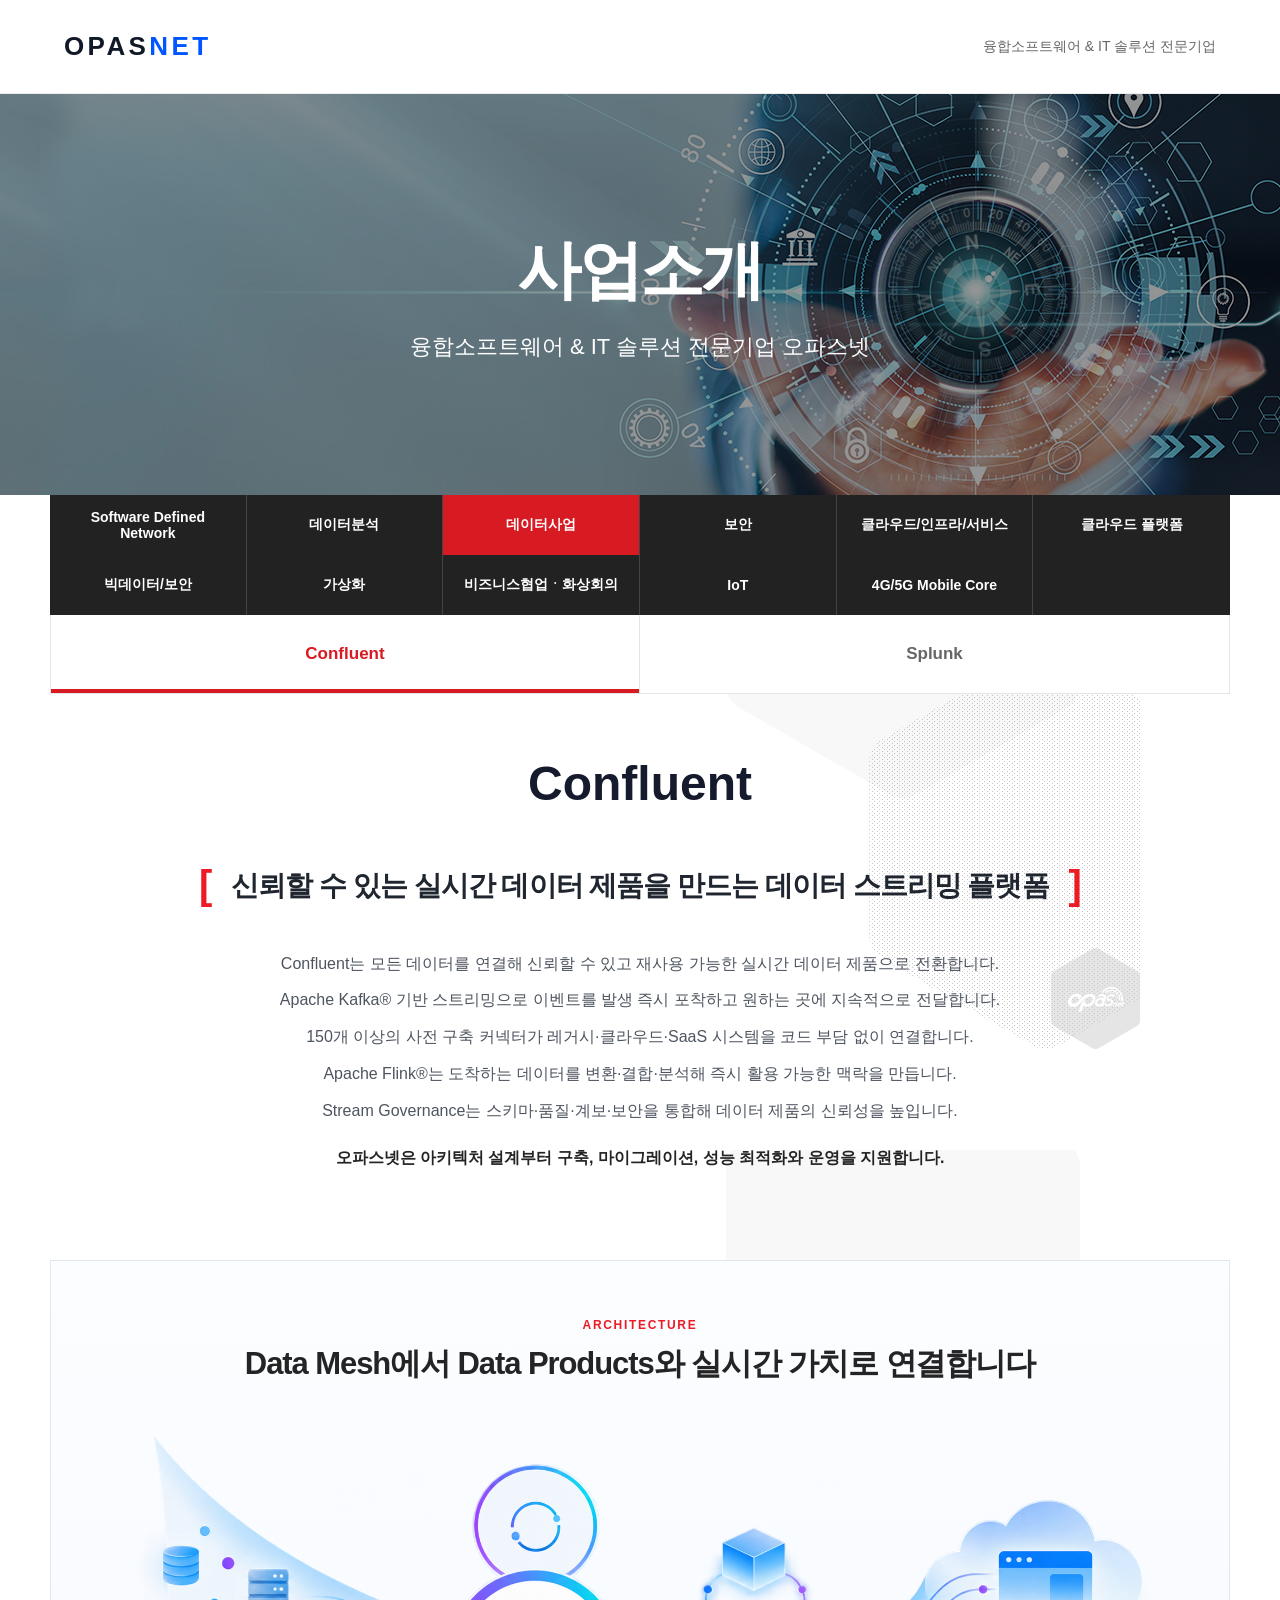
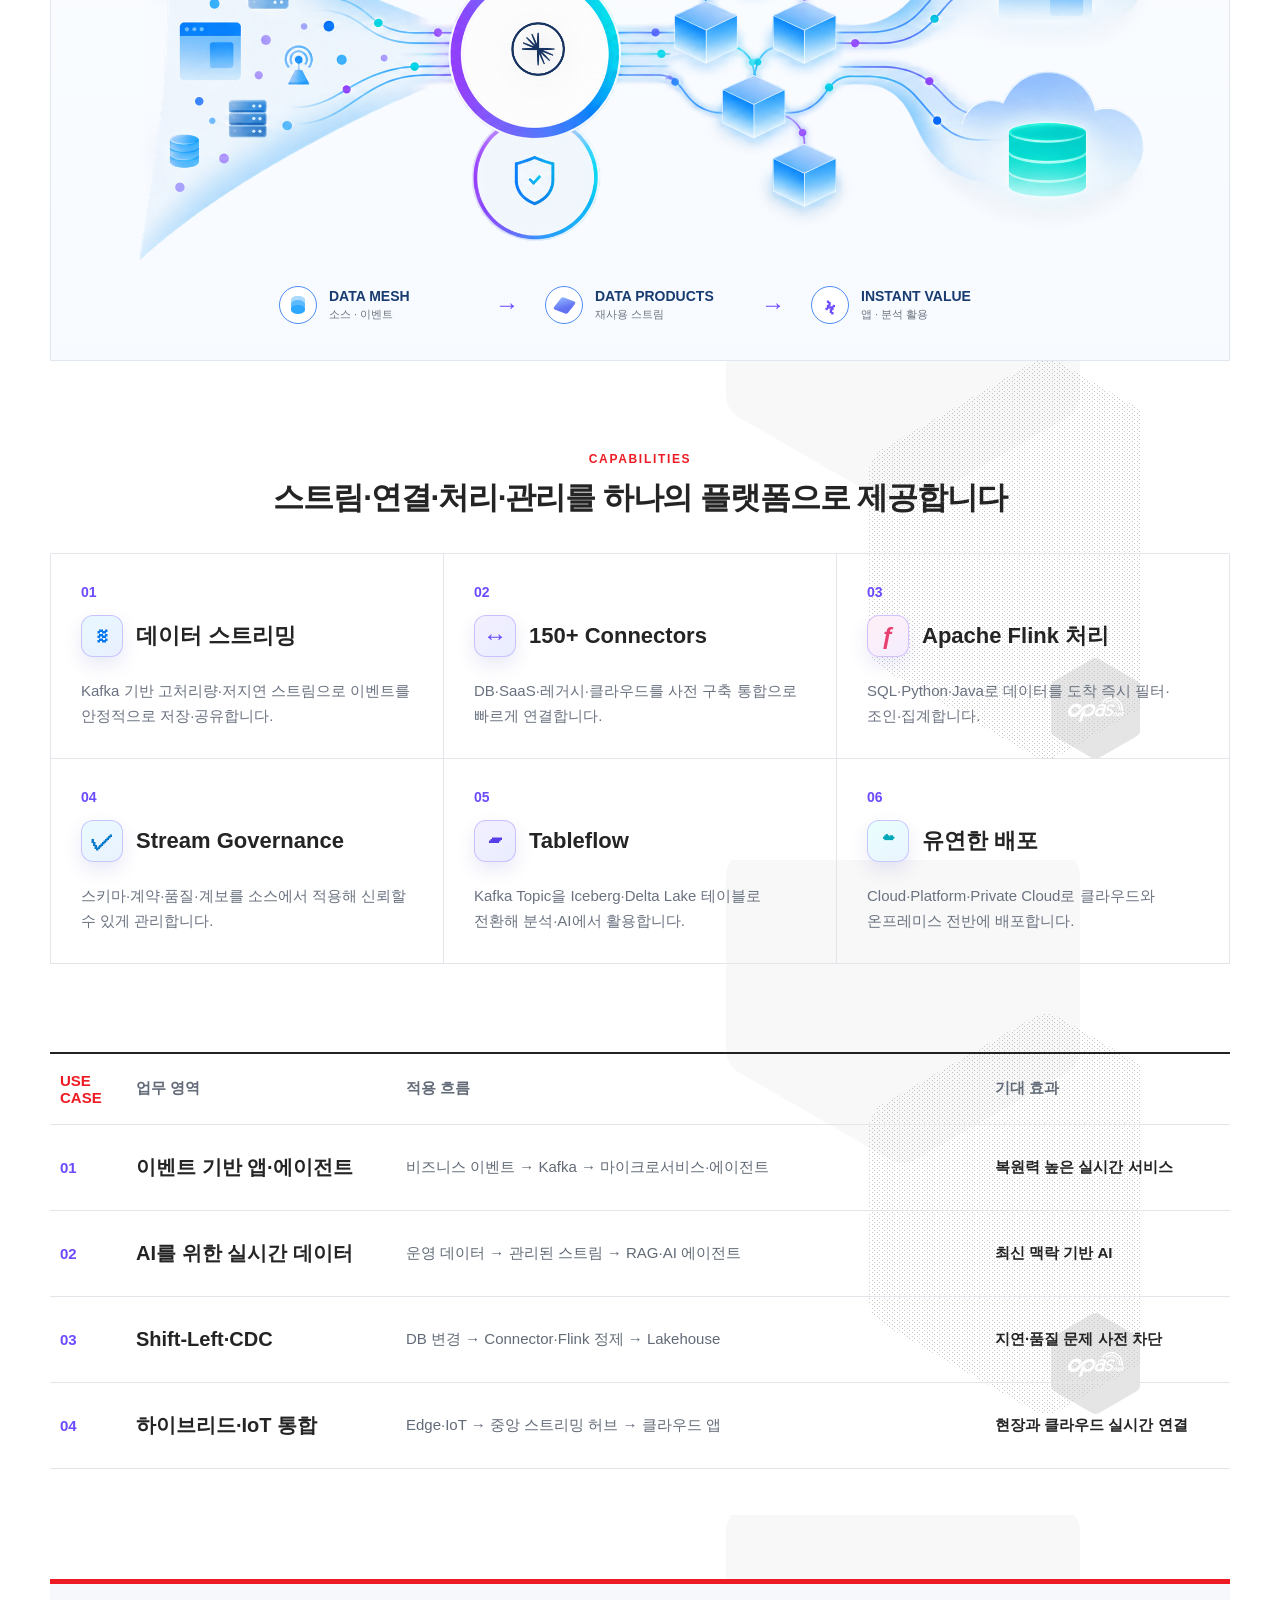
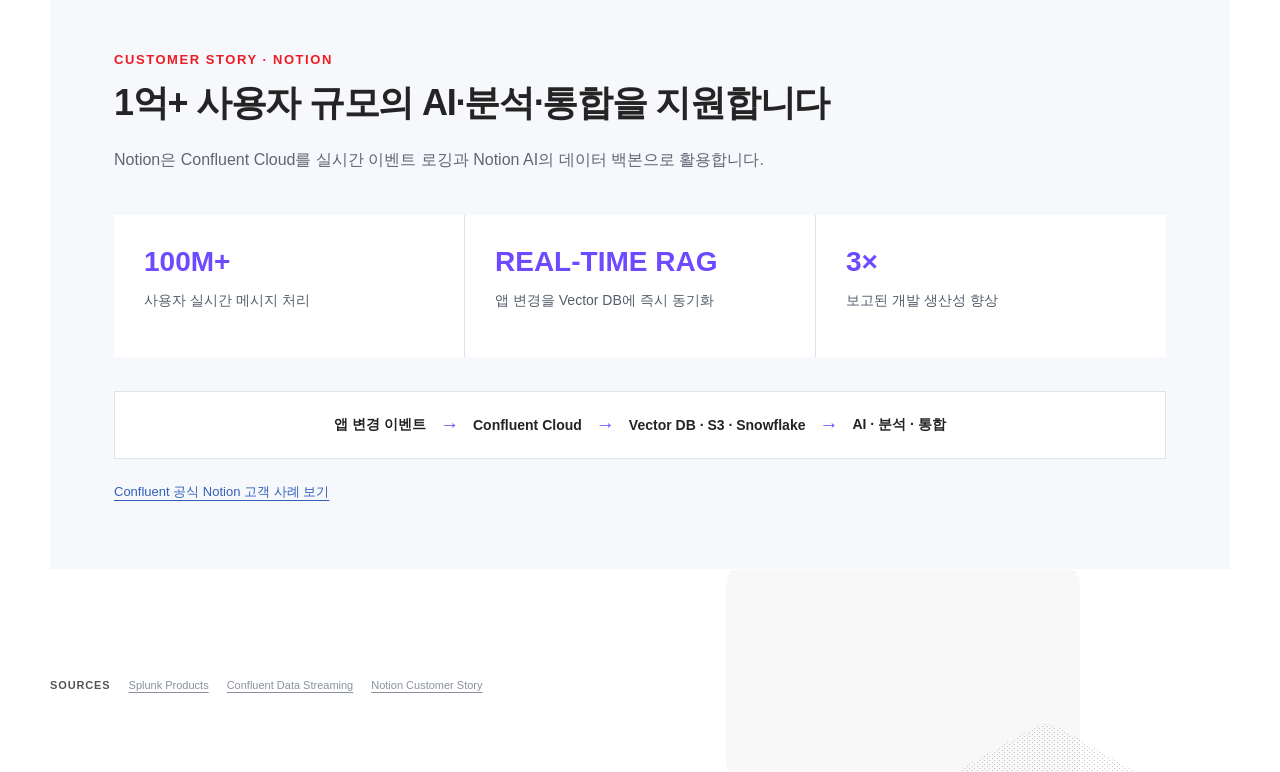
<file: 홈페이지/opasnet-splunk-confluent-laptop/index.html>
<!doctype html>
<html lang="ko">
<head>
    <meta charset="utf-8">
    <meta name="viewport" content="width=device-width, initial-scale=1">
    <meta name="description" content="오파스넷 Splunk 및 Confluent 솔루션 소개">
    <title>데이터사업 | OPASNET</title>
    <link rel="stylesheet" href="css/solution-splunk-confluent.css?v=20260916-5">
    <style>
        * { box-sizing: border-box; }
        html { scroll-behavior: smooth; }
        body { margin: 0; background: #fff; color: #151a2d; font-family: "Noto Sans KR", "Malgun Gothic", Arial, sans-serif; }
        button { font: inherit; }
        .opas-preview-header { height: 94px; padding: 0 max(5vw, 28px); display: flex; align-items: center; justify-content: space-between; border-bottom: 1px solid #ececec; background: #fff; }
        .opas-preview-brand { color: #111827; font-size: 26px; font-weight: 900; letter-spacing: .13em; text-decoration: none; }
        .opas-preview-brand span { color: #0057ff; }
        .opas-preview-note { margin: 0; color: #666; font-size: 14px; }
        .opas-business-visual { height: 401px; display: grid; place-items: center; padding: 40px 20px; background: #eee url("images/common/sub_visual2.jpg") center / cover no-repeat; color: #fff; text-align: center; }
        .opas-business-visual h1 { margin: 0; font-size: clamp(42px, 5vw, 64px); letter-spacing: -.04em; }
        .opas-business-visual p { margin: 18px 0 0; font-size: clamp(16px, 2vw, 22px); font-weight: 500; }
        .opas-business-shell { min-height: 1200px; padding-bottom: 1px; background: url("images/sub/bg_sub.png") center top repeat-y; }
        .opas-business-menu { display: grid; grid-template-columns: repeat(6, minmax(130px, 1fr)); max-width: 1180px; margin: 0 auto; background: #222; }
        .opas-business-menu a { min-height: 60px; display: grid; place-items: center; padding: 10px 12px; border-right: 1px solid #444; color: #fff; text-align: center; text-decoration: none; font-size: 14px; font-weight: 600; }
        .opas-business-menu a:nth-child(6n) { border-right: 0; }
        .opas-business-menu a:hover, .opas-business-menu a:focus-visible, .opas-business-menu a.is-active { background: #d81a22; }
        .opas-product-tabs { max-width: 1180px; margin: 0 auto; display: grid; grid-template-columns: repeat(2, 1fr); background: #fff; border: 1px solid #e5e5e5; border-top: 0; }
        .opas-product-tabs button { min-height: 78px; border: 0; border-right: 1px solid #e5e5e5; background: #fff; color: #666; cursor: pointer; font-size: 17px; font-weight: 700; }
        .opas-product-tabs button:last-child { border-right: 0; }
        .opas-product-tabs button[aria-selected="true"] { color: #d81a22; box-shadow: inset 0 -4px #d81a22; }
        .opas-preview-wrap { width: min(1280px, calc(100% - 40px)); margin: 0 auto; }
        .opas-sc-page-title { padding: 62px 0 32px; text-align: center; }
        .opas-sc-page-title h2 { margin: 0; font-size: clamp(34px, 4vw, 48px); }
        [data-product-panel][hidden] { display: none !important; }
        @media (max-width: 900px) {
            .opas-business-menu { grid-template-columns: repeat(3, 1fr); }
            .opas-business-menu a:nth-child(3n) { border-right: 0; }
        }
        @media (max-width: 600px) {
            .opas-preview-header { height: 70px; padding: 0 20px; }
            .opas-preview-note { display: none; }
            .opas-business-visual { height: 270px; }
            .opas-business-menu { grid-template-columns: repeat(2, 1fr); }
            .opas-business-menu a:nth-child(3n) { border-right: 1px solid #444; }
            .opas-business-menu a:nth-child(2n) { border-right: 0; }
            .opas-product-tabs button { min-height: 64px; }
            .opas-preview-wrap { width: min(100% - 24px, 1280px); }
        }
    </style>
</head>
<body>
<header class="opas-preview-header">
    <a class="opas-preview-brand" href="#contentArea">OPAS<span>NET</span></a>
    <p class="opas-preview-note">융합소프트웨어 &amp; IT 솔루션 전문기업</p>
</header>
<section class="opas-business-visual" aria-labelledby="business-title">
    <div>
        <h1 id="business-title">사업소개</h1>
        <p>융합소프트웨어 &amp; IT 솔루션 전문기업 오파스넷</p>
    </div>
</section>

<div class="opas-business-shell">
    <nav class="opas-business-menu" aria-label="솔루션 사업 메뉴">
        <a href="http://opasnet.co.kr/sub/sub02_03_01.php">Software Defined Network</a>
        <a href="http://opasnet.co.kr/sub/sub02_03_02.php">데이터분석</a>
        <a class="is-active" href="#contentArea" aria-current="page">데이터사업</a>
        <a href="http://opasnet.co.kr/sub/sub02_03_03.php">보안</a>
        <a href="http://opasnet.co.kr/sub/sub02_03_04.php">클라우드/인프라/서비스</a>
        <a href="http://opasnet.co.kr/sub/sub02_03_09.php">클라우드 플랫폼</a>
        <a href="http://opasnet.co.kr/sub/sub02_03_05.php">빅데이터/보안</a>
        <a href="http://opasnet.co.kr/sub/sub02_03_06.php">가상화</a>
        <a href="http://opasnet.co.kr/sub/sub02_03_07.php">비즈니스협업ㆍ화상회의</a>
        <a href="http://opasnet.co.kr/sub/sub02_03_08.php">IoT</a>
        <a href="http://opasnet.co.kr/sub/sub02_03_10.php">4G/5G Mobile Core</a>
    </nav>

    <div class="opas-product-tabs" role="tablist" aria-label="데이터사업 제품 선택">
        <button id="tab-confluent" type="button" role="tab" aria-selected="true" aria-controls="confluent-section" data-product-tab="confluent">Confluent</button>
        <button id="tab-splunk" type="button" role="tab" aria-selected="false" aria-controls="splunk-section" data-product-tab="splunk">Splunk</button>
    </div>

    <div class="opas-preview-wrap">
        <div class="sub-title opas-sc-page-title">
            <h2 id="product-page-title">Confluent</h2>
        </div>

<main class="real-cont opas-sc" id="contentArea">

    <section class="opas-sc-product" id="splunk-section" role="tabpanel" aria-labelledby="tab-splunk splunk-title" data-product-panel="splunk" hidden>
        <header class="opas-sc-product-head">
            <h2 class="opas-sc-sr-only" id="splunk-title">Splunk</h2>
            <p class="opas-sc-lead opas-sc-bracket-lead">데이터로 더 안전하고 안정적인 디지털 운영을 실현하는 통합 분석 플랫폼</p>
        </header>

        <div class="opas-sc-intro">
            <p>Splunk는 분산된 로그, 이벤트, 메트릭과 트레이스를 하나의 데이터 기반으로 통합합니다.</p>
            <p>다양한 시스템에서 발생하는 머신 데이터를 실시간으로 수집하고 검색 가능한 형태로 저장합니다.</p>
            <p>SPL 기반 분석과 대시보드로 보안 위협과 서비스 이상 징후를 빠르게 식별합니다.</p>
            <p>Splunk Enterprise Security와 Observability는 탐지·조사·원인 분석을 하나의 흐름으로 연결합니다.</p>
            <p>온프레미스, 클라우드, 하이브리드 환경 전반에서 운영 가시성과 대응 속도를 높입니다.</p>
            <p class="opas-sc-emphasis">오파스넷은 고객 환경에 맞춘 설계, 구축, 데이터 온보딩과 운영 고도화를 지원합니다.</p>
        </div>

        <div class="opas-sc-block" aria-labelledby="splunk-architecture-title">
            <div class="opas-sc-section-title">
                <span>ARCHITECTURE</span>
                <h3 id="splunk-architecture-title">수집·분석·대응을 하나의 흐름으로 연결합니다</h3>
            </div>
            <div class="opas-sc-flow opas-sc-flow-splunk" role="img" aria-label="데이터 소스에서 수집 계층, 인덱서, 검색 헤드, 활용 영역으로 이어지는 Splunk 개념 아키텍처">
                <div class="opas-sc-flow-node">
                    <strong>데이터 소스</strong>
                    <span>애플리케이션 · 네트워크<br>보안 · 클라우드 · IoT</span>
                </div>
                <span class="opas-sc-flow-arrow" aria-hidden="true">→</span>
                <div class="opas-sc-flow-node opas-sc-flow-node-red">
                    <strong>수집 계층</strong>
                    <span>Universal / Heavy Forwarder<br>OpenTelemetry Collector</span>
                </div>
                <span class="opas-sc-flow-arrow" aria-hidden="true">→</span>
                <div class="opas-sc-flow-node opas-sc-flow-node-blue">
                    <strong>Indexer Cluster</strong>
                    <span>파싱 · 인덱싱 · 저장<br>복제 · 분산 검색</span>
                </div>
                <span class="opas-sc-flow-arrow" aria-hidden="true">→</span>
                <div class="opas-sc-flow-node opas-sc-flow-node-green">
                    <strong>Search Head Cluster</strong>
                    <span>SPL 검색 · 대시보드<br>알림 · 지식 객체</span>
                </div>
                <span class="opas-sc-flow-arrow" aria-hidden="true">→</span>
                <div class="opas-sc-flow-node">
                    <strong>활용 영역</strong>
                    <span>Security · Observability<br>IT Operations · Analytics</span>
                </div>
            </div>
            <div class="opas-sc-control"><strong>관리 및 고가용성</strong><span>Cluster Manager · Deployer · Deployment Server · Load Balancing · Replication</span></div>
        </div>

        <div class="opas-sc-block">
            <div class="opas-sc-section-title">
                <span>CAPABILITIES</span>
                <h3>수집·검색·시각화·대응을 데이터 중심으로 통합합니다</h3>
            </div>
            <ol class="opas-sc-capabilities">
                <li><b>01</b><strong>데이터 수집</strong><span>로그·이벤트·메트릭·트레이스를 다양한 입력과 포워더로 수집합니다.</span></li>
                <li><b>02</b><strong>인덱싱 및 저장</strong><span>원시 데이터를 검색 가능한 형태로 처리하고 분산 저장·복제합니다.</span></li>
                <li><b>03</b><strong>SPL 검색과 분석</strong><span>필터·통계·상관분석·패턴 탐지를 하나의 검색 언어로 수행합니다.</span></li>
                <li><b>04</b><strong>대시보드와 리포트</strong><span>운영·보안·비즈니스 지표를 역할별 화면으로 시각화합니다.</span></li>
                <li><b>05</b><strong>알림과 자동 대응</strong><span>조건·이상 징후를 감지해 알림과 대응 워크플로를 연결합니다.</span></li>
                <li><b>06</b><strong>확장형 앱 생태계</strong><span>보안·IT 운영·산업별 앱과 연동 기능으로 활용 범위를 확장합니다.</span></li>
            </ol>
        </div>

        <div class="opas-sc-use-table" aria-label="Splunk 대표 활용 사례">
            <div class="opas-sc-use-row opas-sc-use-head"><span>USE CASE</span><span>업무 영역</span><span>적용 흐름</span><span>기대 효과</span></div>
            <div class="opas-sc-use-row"><b>01</b><strong>통합 보안 모니터링</strong><span>보안·클라우드·엔드포인트 로그 → 상관분석</span><em>위협 가시성 강화</em></div>
            <div class="opas-sc-use-row"><b>02</b><strong>침해 조사 및 대응</strong><span>위험 신호 → 검색·조사 → 대응 워크플로</span><em>조사 시간 단축</em></div>
            <div class="opas-sc-use-row"><b>03</b><strong>IT 장애 원인 분석</strong><span>앱·인프라·네트워크 신호 → 서비스 영향 분석</span><em>MTTR 개선</em></div>
            <div class="opas-sc-use-row"><b>04</b><strong>컴플라이언스·이상 탐지</strong><span>감사 로그·거래 이벤트 → 규칙·패턴 분석</span><em>감사 대응과 리스크 관리</em></div>
        </div>
    </section>

    <section class="opas-sc-product opas-sc-confluent-section" id="confluent-section" role="tabpanel" aria-labelledby="tab-confluent confluent-title" data-product-panel="confluent">
        <header class="opas-sc-product-head">
            <h2 class="opas-sc-sr-only" id="confluent-title">Confluent</h2>
            <p class="opas-sc-lead opas-sc-bracket-lead">신뢰할 수 있는 실시간 데이터 제품을 만드는 데이터 스트리밍 플랫폼</p>
        </header>

        <div class="opas-sc-intro">
            <p>Confluent는 모든 데이터를 연결해 신뢰할 수 있고 재사용 가능한 실시간 데이터 제품으로 전환합니다.</p>
            <p>Apache Kafka® 기반 스트리밍으로 이벤트를 발생 즉시 포착하고 원하는 곳에 지속적으로 전달합니다.</p>
            <p>150개 이상의 사전 구축 커넥터가 레거시·클라우드·SaaS 시스템을 코드 부담 없이 연결합니다.</p>
            <p>Apache Flink®는 도착하는 데이터를 변환·결합·분석해 즉시 활용 가능한 맥락을 만듭니다.</p>
            <p>Stream Governance는 스키마·품질·계보·보안을 통합해 데이터 제품의 신뢰성을 높입니다.</p>
            <p class="opas-sc-emphasis">오파스넷은 아키텍처 설계부터 구축, 마이그레이션, 성능 최적화와 운영을 지원합니다.</p>
        </div>

        <figure class="opas-sc-architecture" id="confluent-architecture">
            <div class="opas-sc-section-title">
                <span>ARCHITECTURE</span>
                <h3>Data Mesh에서 Data Products와 실시간 가치로 연결합니다</h3>
            </div>
            <div class="opas-sc-flow-visual">
                <img src="images/sub/splunk-confluent/confluent-data-streaming-flow.png" alt="데이터 소스가 Process, Stream, Govern을 거쳐 데이터 제품과 애플리케이션 및 데이터 시스템으로 연결되는 Confluent 아키텍처">
                <img class="opas-sc-flow-brand" src="images/sub/splunk-confluent/confluent-logo-mark.png" alt="" aria-hidden="true">
                <div class="opas-sc-data-motion" aria-hidden="true">
                    <i style="--lane:32%;--delay:-.3s;--speed:4.8s"></i>
                    <i style="--lane:39%;--delay:-2.6s;--speed:5.6s"></i>
                    <i style="--lane:46%;--delay:-1.2s;--speed:4.2s"></i>
                    <i style="--lane:53%;--delay:-3.8s;--speed:5.2s"></i>
                    <i style="--lane:60%;--delay:-2.1s;--speed:4.6s"></i>
                    <i style="--lane:67%;--delay:-4.4s;--speed:5.8s"></i>
                </div>
            </div>
            <figcaption class="opas-sc-architecture-caption">
                <span><i class="opas-sc-icon opas-sc-icon-db" aria-hidden="true"></i><b>DATA MESH</b><small>소스 · 이벤트</small></span>
                <span class="opas-sc-caption-arrow" aria-hidden="true">→</span>
                <span><i class="opas-sc-icon opas-sc-icon-cube" aria-hidden="true"></i><b>DATA PRODUCTS</b><small>재사용 스트림</small></span>
                <span class="opas-sc-caption-arrow" aria-hidden="true">→</span>
                <span><i class="opas-sc-icon opas-sc-icon-value" aria-hidden="true">ϟ</i><b>INSTANT VALUE</b><small>앱 · 분석 활용</small></span>
            </figcaption>
        </figure>

        <div class="opas-sc-block">
            <div class="opas-sc-section-title">
                <span>CAPABILITIES</span>
                <h3>스트림·연결·처리·관리를 하나의 플랫폼으로 제공합니다</h3>
            </div>
            <ol class="opas-sc-capabilities opas-sc-capabilities-purple">
                <li><b>01</b><div class="opas-sc-capability-title"><i class="opas-sc-component-icon opas-sc-component-stream" aria-hidden="true">≋</i><strong>데이터 스트리밍</strong></div><span>Kafka 기반 고처리량·저지연 스트림으로 이벤트를 안정적으로 저장·공유합니다.</span></li>
                <li><b>02</b><div class="opas-sc-capability-title"><i class="opas-sc-component-icon opas-sc-component-connect" aria-hidden="true">↔</i><strong>150+ Connectors</strong></div><span>DB·SaaS·레거시·클라우드를 사전 구축 통합으로 빠르게 연결합니다.</span></li>
                <li><b>03</b><div class="opas-sc-capability-title"><i class="opas-sc-component-icon opas-sc-component-flink" aria-hidden="true">ƒ</i><strong>Apache Flink 처리</strong></div><span>SQL·Python·Java로 데이터를 도착 즉시 필터·조인·집계합니다.</span></li>
                <li><b>04</b><div class="opas-sc-capability-title"><i class="opas-sc-component-icon opas-sc-component-govern" aria-hidden="true">✓</i><strong>Stream Governance</strong></div><span>스키마·계약·품질·계보를 소스에서 적용해 신뢰할 수 있게 관리합니다.</span></li>
                <li><b>05</b><div class="opas-sc-capability-title"><i class="opas-sc-component-icon opas-sc-component-table" aria-hidden="true">▰</i><strong>Tableflow</strong></div><span>Kafka Topic을 Iceberg·Delta Lake 테이블로 전환해 분석·AI에서 활용합니다.</span></li>
                <li><b>06</b><div class="opas-sc-capability-title"><i class="opas-sc-component-icon opas-sc-component-cloud" aria-hidden="true">☁</i><strong>유연한 배포</strong></div><span>Cloud·Platform·Private Cloud로 클라우드와 온프레미스 전반에 배포합니다.</span></li>
            </ol>
        </div>

        <div class="opas-sc-use-table" id="use-cases" aria-label="Confluent 대표 활용 사례">
            <div class="opas-sc-use-row opas-sc-use-head"><span>USE CASE</span><span>업무 영역</span><span>적용 흐름</span><span>기대 효과</span></div>
            <div class="opas-sc-use-row"><b>01</b><strong>이벤트 기반 앱·에이전트</strong><span>비즈니스 이벤트 → Kafka → 마이크로서비스·에이전트</span><em>복원력 높은 실시간 서비스</em></div>
            <div class="opas-sc-use-row"><b>02</b><strong>AI를 위한 실시간 데이터</strong><span>운영 데이터 → 관리된 스트림 → RAG·AI 에이전트</span><em>최신 맥락 기반 AI</em></div>
            <div class="opas-sc-use-row"><b>03</b><strong>Shift-Left·CDC</strong><span>DB 변경 → Connector·Flink 정제 → Lakehouse</span><em>지연·품질 문제 사전 차단</em></div>
            <div class="opas-sc-use-row"><b>04</b><strong>하이브리드·IoT 통합</strong><span>Edge·IoT → 중앙 스트리밍 허브 → 클라우드 앱</span><em>현장과 클라우드 실시간 연결</em></div>
        </div>
    </section>

    <section class="opas-sc-story" id="customer-story" aria-labelledby="customer-story-title" data-product-panel="confluent">
        <div class="opas-sc-story-heading">
            <p class="opas-sc-kicker">CUSTOMER STORY · NOTION</p>
            <h2 id="customer-story-title">1억+ 사용자 규모의 AI·분석·통합을 지원합니다</h2>
            <p>Notion은 Confluent Cloud를 실시간 이벤트 로깅과 Notion AI의 데이터 백본으로 활용합니다.</p>
        </div>
        <div class="opas-sc-story-metrics">
            <div><strong>100M+</strong><span>사용자 실시간 메시지 처리</span></div>
            <div><strong>REAL-TIME RAG</strong><span>앱 변경을 Vector DB에 즉시 동기화</span></div>
            <div><strong>3×</strong><span>보고된 개발 생산성 향상</span></div>
        </div>
        <div class="opas-sc-story-flow" aria-label="Notion 고객 사례 적용 흐름">
            <span>앱 변경 이벤트</span><i>→</i><span>Confluent Cloud</span><i>→</i><span>Vector DB · S3 · Snowflake</span><i>→</i><span>AI · 분석 · 통합</span>
        </div>
        <a class="opas-sc-source" href="https://www.confluent.io/customers/notion/" target="_blank" rel="noopener noreferrer">Confluent 공식 Notion 고객 사례 보기</a>
    </section>

    <div class="opas-sc-sources" aria-label="출처">
        <span>Sources</span>
        <a href="https://www.splunk.com/en_us/products.html" target="_blank" rel="noopener noreferrer">Splunk Products</a>
        <a href="https://www.confluent.io/ko-kr/data-streaming/" target="_blank" rel="noopener noreferrer">Confluent Data Streaming</a>
        <a href="https://www.confluent.io/customers/notion/" target="_blank" rel="noopener noreferrer">Notion Customer Story</a>
    </div>
</main>
</div>
</div>
<script>
    (() => {
        const tabs = [...document.querySelectorAll('[data-product-tab]')];
        const panels = [...document.querySelectorAll('[data-product-panel]')];
        const pageTitle = document.getElementById('product-page-title');

        function selectProduct(product, moveFocus = false) {
            tabs.forEach((tab) => {
                const active = tab.dataset.productTab === product;
                tab.setAttribute('aria-selected', String(active));
                tab.tabIndex = active ? 0 : -1;
                if (active && moveFocus) tab.focus();
            });
            panels.forEach((panel) => {
                panel.hidden = panel.dataset.productPanel !== product;
            });
            pageTitle.textContent = product === 'confluent' ? 'Confluent' : 'Splunk';
            document.title = `${pageTitle.textContent} | 데이터사업 | OPASNET`;
        }

        tabs.forEach((tab, index) => {
            tab.addEventListener('click', () => selectProduct(tab.dataset.productTab));
            tab.addEventListener('keydown', (event) => {
                if (!['ArrowLeft', 'ArrowRight'].includes(event.key)) return;
                event.preventDefault();
                const next = event.key === 'ArrowRight' ? (index + 1) % tabs.length : (index - 1 + tabs.length) % tabs.length;
                selectProduct(tabs[next].dataset.productTab, true);
            });
        });

        selectProduct('confluent');
    })();
</script>
</body>
</html>
</file>
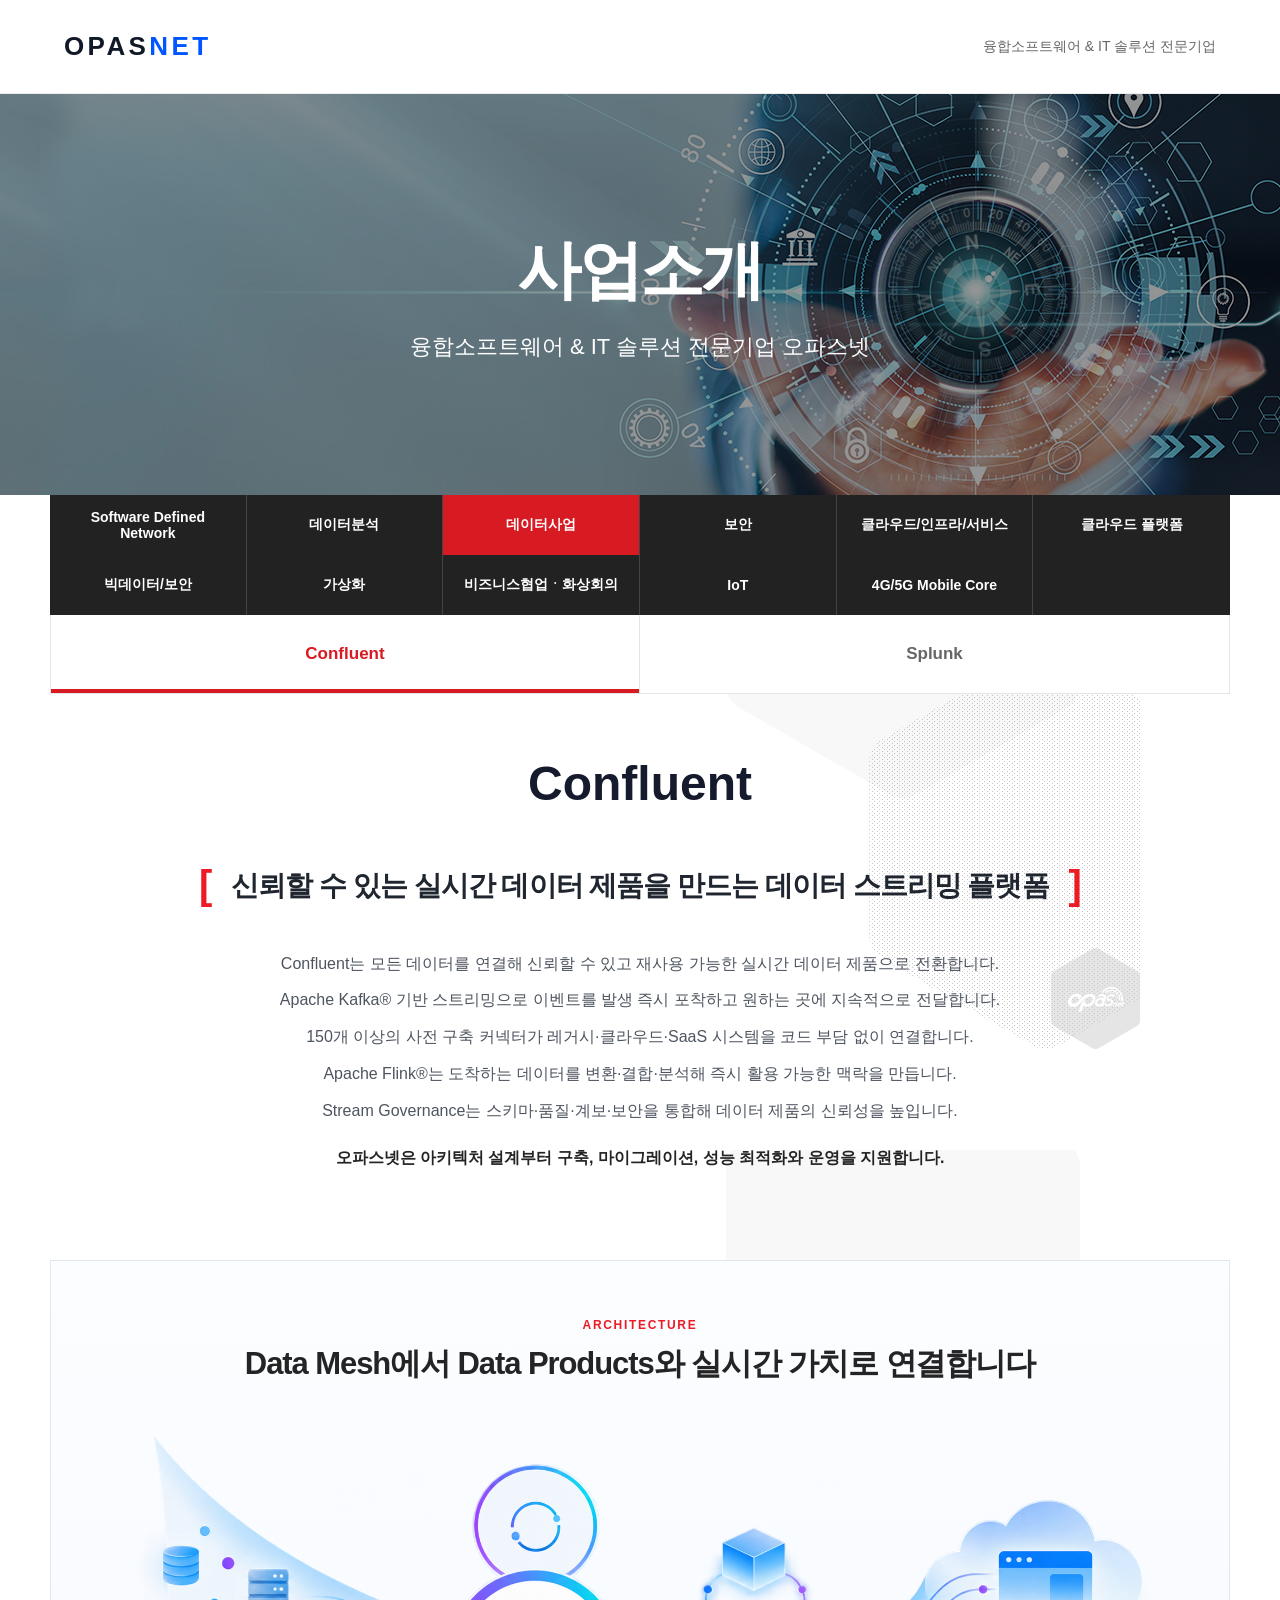
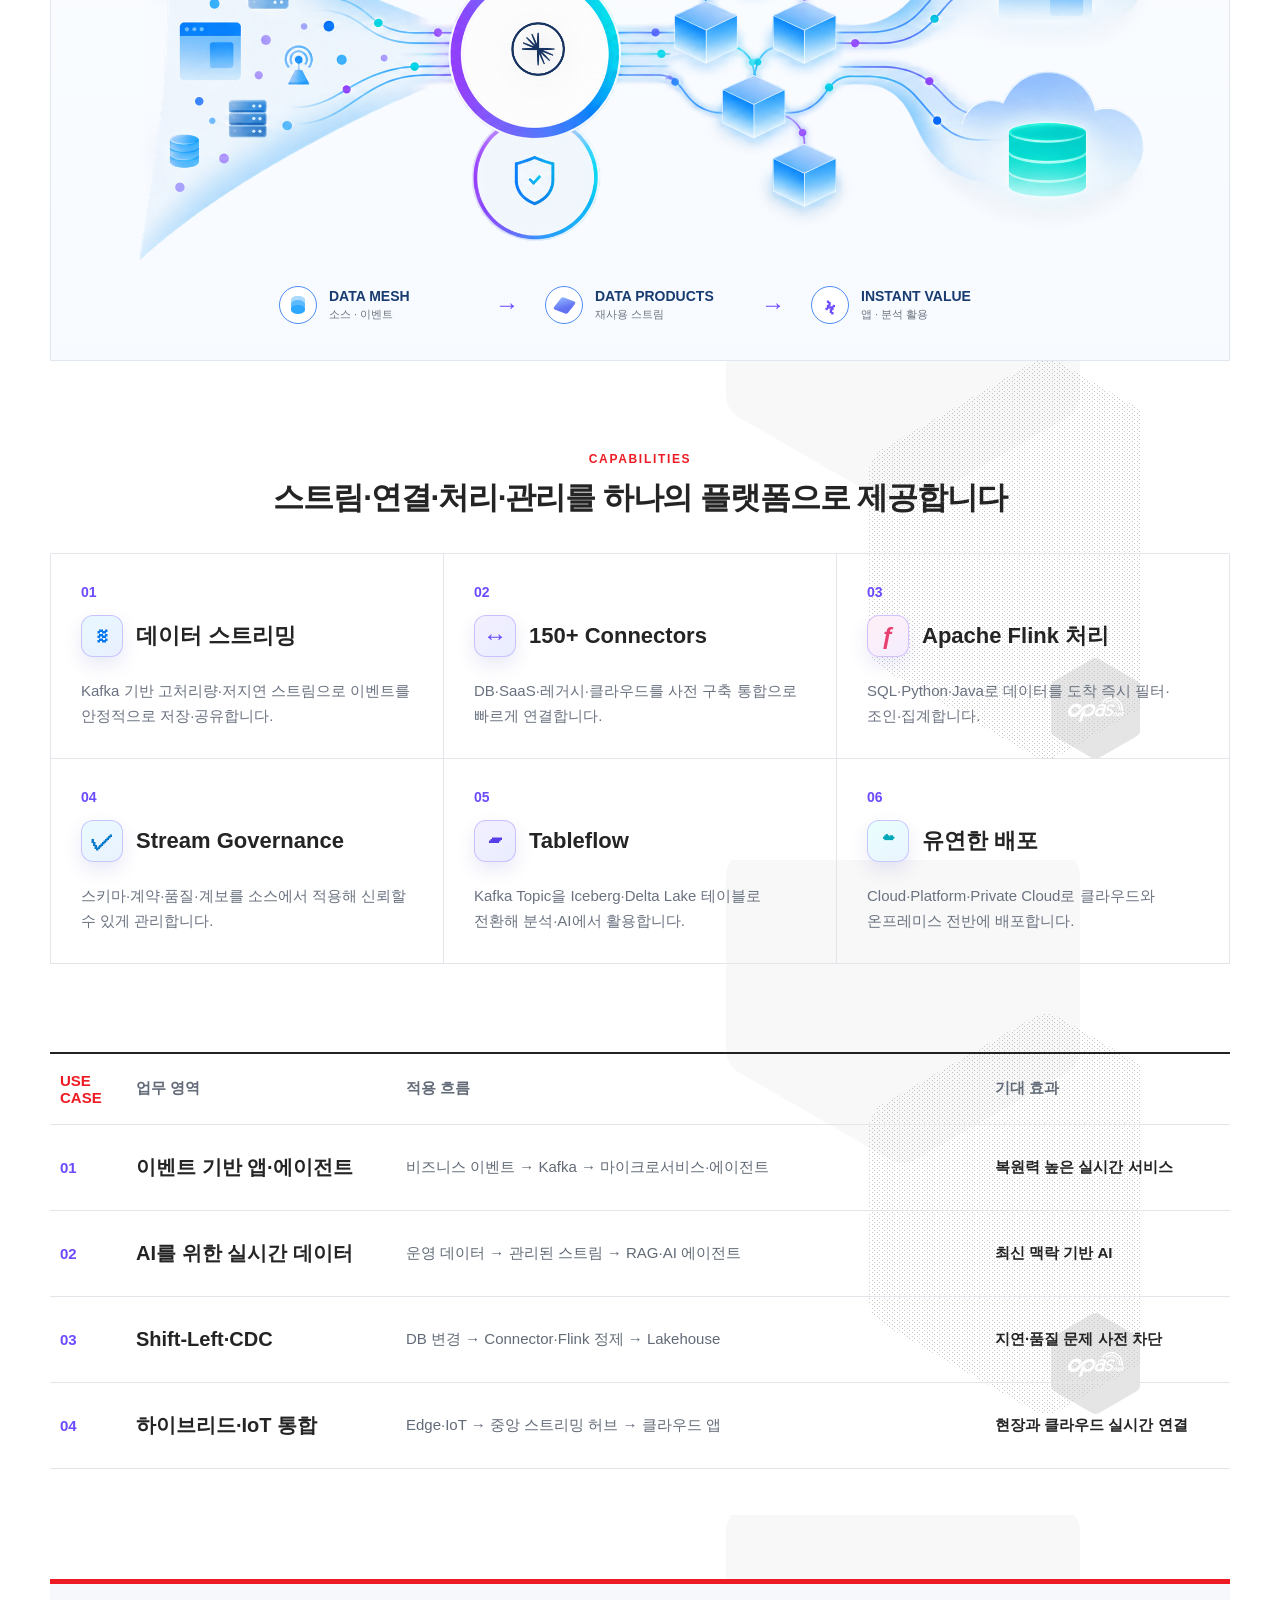
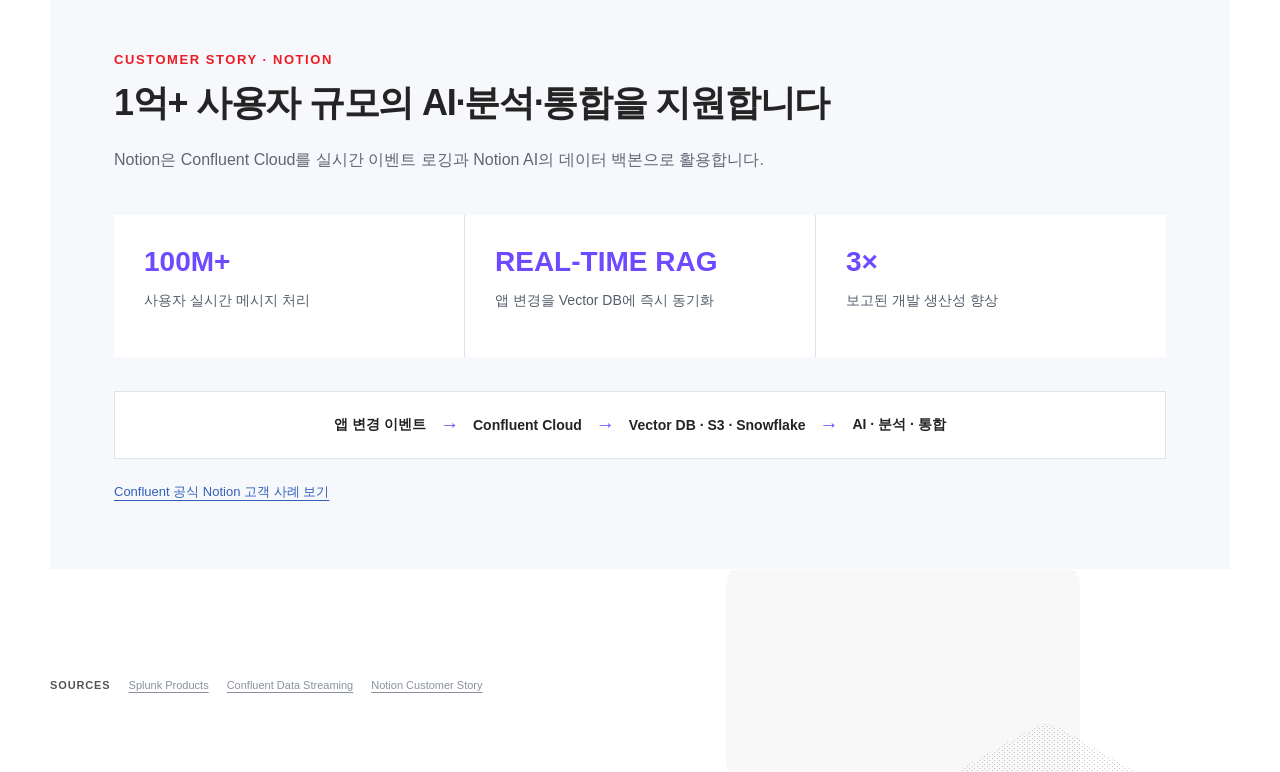
<file: 홈페이지/OPASNET-Splunk-최종본-20260922/03-콘텐츠고도화/index.html>
<!doctype html>
<html lang="ko">
<head>
    <meta charset="utf-8">
    <meta name="viewport" content="width=device-width, initial-scale=1">
    <meta name="description" content="오파스넷 Splunk 및 Confluent 솔루션 소개">
    <title>데이터사업 | OPASNET</title>
    <link rel="stylesheet" href="css/solution-splunk-confluent.css?v=20260922-2">
    <style>
        * { box-sizing: border-box; }
        html { scroll-behavior: smooth; }
        body { margin: 0; background: #fff; color: #151a2d; font-family: "Noto Sans KR", "Malgun Gothic", Arial, sans-serif; }
        button { font: inherit; }
        .opas-preview-header { height: 94px; padding: 0 max(5vw, 28px); display: flex; align-items: center; justify-content: space-between; border-bottom: 1px solid #ececec; background: #fff; }
        .opas-preview-brand { color: #111827; font-size: 26px; font-weight: 900; letter-spacing: .13em; text-decoration: none; }
        .opas-preview-brand span { color: #0057ff; }
        .opas-preview-note { margin: 0; color: #666; font-size: 14px; }
        .opas-business-visual { height: 401px; display: grid; place-items: center; padding: 40px 20px; background: #eee url("images/common/sub_visual2.jpg") center / cover no-repeat; color: #fff; text-align: center; }
        .opas-business-visual h1 { margin: 0; font-size: clamp(42px, 5vw, 64px); letter-spacing: -.04em; }
        .opas-business-visual p { margin: 18px 0 0; font-size: clamp(16px, 2vw, 22px); font-weight: 500; }
        .opas-business-shell { min-height: 1200px; padding-bottom: 1px; background: url("images/sub/bg_sub.png") center top repeat-y; }
        .opas-business-menu { display: grid; grid-template-columns: repeat(6, minmax(130px, 1fr)); max-width: 1180px; margin: 0 auto; background: #222; }
        .opas-business-menu a { min-height: 60px; display: grid; place-items: center; padding: 10px 12px; border-right: 1px solid #444; color: #fff; text-align: center; text-decoration: none; font-size: 14px; font-weight: 600; }
        .opas-business-menu a:nth-child(6n) { border-right: 0; }
        .opas-business-menu a:hover, .opas-business-menu a:focus-visible, .opas-business-menu a.is-active { background: #d81a22; }
        .opas-product-tabs { max-width: 1180px; margin: 0 auto; display: grid; grid-template-columns: repeat(2, 1fr); background: #fff; border: 1px solid #e5e5e5; border-top: 0; }
        .opas-product-tabs button { min-height: 78px; border: 0; border-right: 1px solid #e5e5e5; background: #fff; color: #666; cursor: pointer; font-size: 17px; font-weight: 700; }
        .opas-product-tabs button:last-child { border-right: 0; }
        .opas-product-tabs button[aria-selected="true"] { color: #d81a22; box-shadow: inset 0 -4px #d81a22; }
        .opas-preview-wrap { width: min(1280px, calc(100% - 40px)); margin: 0 auto; }
        .opas-sc-page-title { padding: 62px 0 32px; text-align: center; }
        .opas-sc-page-title h2 { margin: 0; font-size: clamp(34px, 4vw, 48px); }
        [data-product-panel][hidden] { display: none !important; }
        @media (max-width: 900px) {
            .opas-business-menu { grid-template-columns: repeat(3, 1fr); }
            .opas-business-menu a:nth-child(3n) { border-right: 0; }
        }
        @media (max-width: 600px) {
            .opas-preview-header { height: 70px; padding: 0 20px; }
            .opas-preview-note { display: none; }
            .opas-business-visual { height: 270px; }
            .opas-business-menu { grid-template-columns: repeat(2, 1fr); }
            .opas-business-menu a:nth-child(3n) { border-right: 1px solid #444; }
            .opas-business-menu a:nth-child(2n) { border-right: 0; }
            .opas-product-tabs button { min-height: 64px; }
            .opas-preview-wrap { width: min(100% - 24px, 1280px); }
        }
    </style>
</head>
<body>
<header class="opas-preview-header">
    <a class="opas-preview-brand" href="#contentArea">OPAS<span>NET</span></a>
    <p class="opas-preview-note">융합소프트웨어 &amp; IT 솔루션 전문기업</p>
</header>
<section class="opas-business-visual" aria-labelledby="business-title">
    <div>
        <h1 id="business-title">사업소개</h1>
        <p>융합소프트웨어 &amp; IT 솔루션 전문기업 오파스넷</p>
    </div>
</section>

<div class="opas-business-shell">
    <nav class="opas-business-menu" aria-label="솔루션 사업 메뉴">
        <a href="http://opasnet.co.kr/sub/sub02_03_01.php">Software Defined Network</a>
        <a href="http://opasnet.co.kr/sub/sub02_03_02.php">데이터분석</a>
        <a class="is-active" href="#contentArea" aria-current="page">데이터사업</a>
        <a href="http://opasnet.co.kr/sub/sub02_03_03.php">보안</a>
        <a href="http://opasnet.co.kr/sub/sub02_03_04.php">클라우드/인프라/서비스</a>
        <a href="http://opasnet.co.kr/sub/sub02_03_09.php">클라우드 플랫폼</a>
        <a href="http://opasnet.co.kr/sub/sub02_03_05.php">빅데이터/보안</a>
        <a href="http://opasnet.co.kr/sub/sub02_03_06.php">가상화</a>
        <a href="http://opasnet.co.kr/sub/sub02_03_07.php">비즈니스협업ㆍ화상회의</a>
        <a href="http://opasnet.co.kr/sub/sub02_03_08.php">IoT</a>
        <a href="http://opasnet.co.kr/sub/sub02_03_10.php">4G/5G Mobile Core</a>
    </nav>

    <div class="opas-product-tabs" role="tablist" aria-label="데이터사업 제품 선택">
        <button id="tab-confluent" type="button" role="tab" aria-selected="true" aria-controls="confluent-section" data-product-tab="confluent">Confluent</button>
        <button id="tab-splunk" type="button" role="tab" aria-selected="false" aria-controls="splunk-section" data-product-tab="splunk">Splunk</button>
    </div>

    <div class="opas-preview-wrap">
        <div class="sub-title opas-sc-page-title">
            <h2 id="product-page-title">Confluent</h2>
        </div>

<main class="real-cont opas-sc" id="contentArea">

    <section class="opas-sc-product" id="splunk-section" role="tabpanel" aria-labelledby="tab-splunk" data-product-panel="splunk" hidden>
        <header class="opas-sc-product-head">
            <p class="opas-sc-kicker">SECURITY · OBSERVABILITY · DATA ANALYTICS</p>
            <h2 class="opas-sc-sr-only" id="splunk-title">Splunk</h2>
            <p class="opas-sc-lead opas-sc-bracket-lead">흩어진 데이터에서, 문제를 해결할 단서까지</p>
        </header>
        <div class="opas-sc-intro">
            <p>Splunk는 로그와 이벤트 등 머신 데이터를 검색·분석하고,<br>보안 위협 탐지와 IT 서비스의 상태·성능 파악에 활용하는 데이터 플랫폼 및 솔루션 제품군입니다.</p>
            <p>서로 다른 시스템의 데이터를 연결해 “무슨 일이 발생했는가”를 확인하고,<br>“왜 발생했는가, 무엇부터 대응해야 하는가”를 조사할 수 있도록 돕습니다.</p>
            <a class="opas-sc-source" href="https://www.splunk.com/en_us/products/platform.html" target="_blank" rel="noopener noreferrer">Splunk Platform 공식 소개 ↗</a>
        </div>
        <nav class="splunk-jump" aria-label="Splunk 내용 바로가기">
            <a href="#splunk-overview">어떤 솔루션인가</a><a href="#splunk-why">왜 Splunk인가</a><a href="#splunk-advantages">비교 시 강점</a><a href="#splunk-motion">움직이는 흐름도</a><a href="#splunk-scenarios">적용 시나리오</a><a href="#splunk-selection">제품 선택</a><a href="#splunk-adoption">도입과 검증</a>
        </nav>

        <section class="opas-sc-block" id="splunk-overview" aria-labelledby="splunk-overview-title">
            <div class="opas-sc-section-title"><span>WHAT IS SPLUNK</span><h3 id="splunk-overview-title">분석의 기반부터 보안과 서비스 운영까지</h3></div>
            <div class="splunk-product-grid">
                <article class="splunk-product-card"><span class="splunk-card-label">01 / DATA PLATFORM</span><h4>Splunk Platform</h4><p class="splunk-card-subtitle">데이터를 검색 가능한 운영 정보로</p><p>다양한 소스의 데이터를 수집하고 검색·분석·시각화합니다. SPL 검색과 대시보드, 알림으로 조직에 필요한 정보를 확인합니다.</p><div class="splunk-card-foot">직접 운영하는 <b>Splunk Enterprise</b><br>SaaS 방식의 <b>Splunk Cloud Platform</b></div><a class="opas-sc-source" href="https://www.splunk.com/en_us/products/splunk-enterprise.html" target="_blank" rel="noopener noreferrer">플랫폼 기능 확인 ↗</a></article>
                <article class="splunk-product-card"><span class="splunk-card-label">02 / SECURITY</span><h4>Enterprise Security</h4><p class="splunk-card-subtitle">탐지·조사·대응을 연결하는 보안 운영</p><p>보안 데이터를 분석하는 SIEM을 중심으로 위협을 탐지하고 조사합니다. 자산·사용자의 위험도와 관련 활동을 함께 검토해 대응 우선순위를 정할 수 있습니다.</p><div class="splunk-card-foot">보안 이벤트 상관분석<br>위험도 기반 탐지 및 대응 워크플로</div><a class="opas-sc-source" href="https://www.splunk.com/en_us/products/splunk-enterprise-security-features.html" target="_blank" rel="noopener noreferrer">보안 기능 확인 ↗</a></article>
                <article class="splunk-product-card"><span class="splunk-card-label">03 / OBSERVABILITY</span><h4>Observability Cloud</h4><p class="splunk-card-subtitle">서비스 장애의 원인과 영향을 파악</p><p>인프라 지표, 애플리케이션 트레이스와 관련 로그를 연결해 성능 문제를 조사합니다. OpenTelemetry 기반 수집으로 클라우드와 분산 서비스의 가시성을 확보합니다.</p><div class="splunk-card-foot">인프라 모니터링 · APM<br>메트릭·트레이스·로그를 통한 조사</div><a class="opas-sc-source" href="https://www.splunk.com/en_us/solutions/opentelemetry.html" target="_blank" rel="noopener noreferrer">관측성·OpenTelemetry 확인 ↗</a></article>
            </div>
            <p class="splunk-note">각 제품의 역할을 구분한 개요입니다. 보안·관측성 기능의 제공 범위와 라이선스, 연동 구성은 선택한 제품 및 계약에 따라 달라집니다.</p>
        </section>

        <section class="opas-sc-block splunk-why" id="splunk-why" aria-labelledby="splunk-why-title">
            <div class="opas-sc-section-title"><span>WHY SPLUNK</span><h3 id="splunk-why-title">데이터는 많은데, 판단이 늦어지고 있다면</h3><p>수집한 데이터를 실제 조사와 대응에 활용해야 할 때 Splunk의 가치가 커집니다.</p></div>
            <div class="splunk-reasons">
                <article><b>01</b><div><h4>시스템마다 로그를 따로 찾고 있다면</h4><p>보안·네트워크·애플리케이션 데이터를 함께 검색하고 연관성을 분석합니다. 여러 시스템을 오가며 단서를 수작업으로 맞추는 부담을 줄일 수 있습니다.</p><a class="opas-sc-source" href="https://www.splunk.com/en_us/products/platform.html" target="_blank" rel="noopener noreferrer">통합 데이터 분석 근거 ↗</a></div></article>
                <article><b>02</b><div><h4>알림은 많은데 중요한 위협을 놓친다면</h4><p>Enterprise Security의 위험도 기반 분석으로 사용자·자산에 관련된 신호를 함께 평가합니다. 개별 알림뿐 아니라 맥락과 위험 수준을 보고 조사 대상을 정합니다.</p><a class="opas-sc-source" href="https://help.splunk.com/en/splunk-enterprise-security-7/risk-based-alerting/7.3/introduction/about-risk-based-alerting-in-splunk-enterprise-security" target="_blank" rel="noopener noreferrer">위험도 기반 알림 공식 문서 ↗</a></div></article>
                <article><b>03</b><div><h4>장애를 알아도 원인을 찾는 데 오래 걸린다면</h4><p>Observability의 메트릭·트레이스·로그를 활용해 서비스 성능 저하와 관련된 단서를 연결합니다. 분산된 서비스에서 문제 구간과 원인을 좁히는 데 도움이 됩니다.</p><a class="opas-sc-source" href="https://www.splunk.com/en_us/solutions/opentelemetry.html" target="_blank" rel="noopener noreferrer">장애 조사 워크플로 근거 ↗</a></div></article>
            </div>
        </section>

        <section class="opas-sc-block" id="splunk-advantages" aria-labelledby="splunk-advantages-title">
            <div class="opas-sc-section-title"><span>THE SPLUNK ADVANTAGE</span><h3 id="splunk-advantages-title">다른 솔루션과 비교할 때 주목할 네 가지 강점</h3><p>기능 개수보다, 우리 조직의 조사·분석·운영 요구를 얼마나 연결하는지 살펴보세요.</p></div>
            <div class="splunk-comparison-wrap" tabindex="0" role="region" aria-label="Splunk 솔루션 비교 기준 표. 작은 화면에서는 좌우로 스크롤할 수 있습니다.">
                <table class="splunk-comparison"><caption class="opas-sc-sr-only">솔루션 유형별 비교 관점과 Splunk의 강점</caption><thead><tr><th scope="col">비교할 대안</th><th scope="col">선택할 때 확인할 점</th><th scope="col">Splunk에서 주목할 강점</th></tr></thead><tbody>
                <tr><th scope="row">로그 수집·보관 중심 도구</th><td>보관 이후에도 다양한 소스를 함께 검색하고 업무별 분석을 만들 수 있는가?</td><td><strong>검색에서 분석·시각화까지</strong>SPL과 대시보드로 데이터를 반복 활용하고, 서로 다른 소스의 이벤트를 연결해 조사합니다. <a href="https://www.splunk.com/en_us/products/splunk-enterprise-features.html" target="_blank" rel="noopener noreferrer">[1]</a></td></tr>
                <tr><th scope="row">SIEM·보안 분석 솔루션</th><td>위험의 맥락을 반영해 탐지·조사·대응의 우선순위를 정할 수 있는가?</td><td><strong>사용자·자산 중심의 위험 분석</strong>Enterprise Security는 위험도, 연관 활동과 조사 워크플로를 연결합니다. 보안팀이 중요한 신호에 집중하도록 돕습니다. <a href="https://www.splunk.com/en_us/products/splunk-enterprise-security-features.html" target="_blank" rel="noopener noreferrer">[2]</a></td></tr>
                <tr><th scope="row">APM·인프라 모니터링 솔루션</th><td>개방형 수집 표준을 지원하며, 여러 관측 데이터를 연결해 원인을 조사할 수 있는가?</td><td><strong>OpenTelemetry 기반 관측성</strong>지원되는 Collector 배포판과 계측 기능을 활용하고, 메트릭·트레이스·로그의 맥락을 연결해 문제를 조사합니다. <a href="https://www.splunk.com/en_us/solutions/opentelemetry.html" target="_blank" rel="noopener noreferrer">[3]</a></td></tr>
                <tr><th scope="row">직접 조합·개발하는 분석 환경</th><td>데이터 연동과 기능 확장에 필요한 개발·유지보수 부담을 어떻게 관리할 것인가?</td><td><strong>앱·애드온 생태계 활용</strong>Splunkbase에서 데이터 입력, 분석 화면과 제품 연동을 위한 앱·애드온을 찾아 확장할 수 있습니다. <a href="https://splunkbase.splunk.com/" target="_blank" rel="noopener noreferrer">[4]</a></td></tr>
                </tbody></table>
            </div>
            <p class="splunk-note">Splunk 공식 기능을 바탕으로 정리한 선택 기준이며, 특정 경쟁 제품에 해당 기능이 없다는 의미는 아닙니다. 비용·성능·운영 적합성은 데이터량, 보관 기간, 검색 부하와 구성에 따라 비교해야 합니다. 앱의 지원 주체와 호환 버전도 확인하세요.</p>
        </section>

        <section class="opas-sc-block" id="splunk-motion" aria-labelledby="splunk-motion-title"><div class="opas-sc-section-title"><span>DATA IN MOTION</span><h3 id="splunk-motion-title">흩어진 데이터가 하나의 분석 흐름으로</h3><p>데이터 소스에서 수집·검색·활용까지, 움직이는 흐름으로 살펴보세요.</p></div><figure class="splunk-inline-motion"><div class="splunk-motion-toolbar"><span>Splunk Platform · 개념 흐름도</span><button type="button" id="splunk-motion-toggle" aria-pressed="false">모션 정지</button></div><div class="splunk-flow-scroll" tabindex="0" role="region" aria-label="데이터 흐름도. 작은 화면에서는 좌우로 스크롤할 수 있습니다."><svg id="splunk-live-flow" viewBox="0 0 1240 520" role="img" aria-labelledby="sf-title sf-desc"><title id="sf-title">Splunk 데이터 수집·검색·활용 흐름도</title><desc id="sf-desc">서버, 애플리케이션, 보안 데이터가 수집 계층과 Splunk Platform을 거쳐 검색, 대시보드, 알림으로 연결됩니다. 움직이는 입자는 데이터 흐름을 표현합니다.</desc><defs><linearGradient id="sf-gradient" x2="1" y2="1"><stop stop-color="#b61778"/><stop offset="1" stop-color="#ed827c"/></linearGradient></defs>
<text x="120" y="55" class="sf-label">DATA SOURCES</text><text x="425" y="55" class="sf-label">COLLECT</text><text x="755" y="55" class="sf-label">SEARCH &amp; ANALYZE</text><text x="1095" y="55" class="sf-label">TAKE ACTION</text>
<path d="M190 155 C260 155 260 270 330 270" fill="none" stroke="#e8bcd5" stroke-width="3"/><path d="M190 270 H330" fill="none" stroke="#e8bcd5" stroke-width="3"/><path d="M190 385 C260 385 260 270 330 270" fill="none" stroke="#e8bcd5" stroke-width="3"/><path d="M520 270 H660" fill="none" stroke="#e8bcd5" stroke-width="3"/><path d="M850 270 C920 270 920 155 1000 155" fill="none" stroke="#e8bcd5" stroke-width="3"/><path d="M850 270 H1000" fill="none" stroke="#e8bcd5" stroke-width="3"/><path d="M850 270 C920 270 920 385 1000 385" fill="none" stroke="#e8bcd5" stroke-width="3"/><circle r="5" fill="#c82285"><animateMotion dur="3.6s" begin="-0s" repeatCount="indefinite" path="M190 155 C260 155 260 270 330 270"/></circle><circle r="5" fill="#c82285"><animateMotion dur="3.6s" begin="-1.4s" repeatCount="indefinite" path="M190 155 C260 155 260 270 330 270"/></circle><circle r="5" fill="#c82285"><animateMotion dur="3.6s" begin="-2.8s" repeatCount="indefinite" path="M190 155 C260 155 260 270 330 270"/></circle><circle r="5" fill="#ee7b83"><animateMotion dur="3.75s" begin="-0.3s" repeatCount="indefinite" path="M190 270 H330"/></circle><circle r="5" fill="#ee7b83"><animateMotion dur="3.75s" begin="-1.7s" repeatCount="indefinite" path="M190 270 H330"/></circle><circle r="5" fill="#ee7b83"><animateMotion dur="3.75s" begin="-3.0999999999999996s" repeatCount="indefinite" path="M190 270 H330"/></circle><circle r="5" fill="#c82285"><animateMotion dur="3.9s" begin="-0.6s" repeatCount="indefinite" path="M190 385 C260 385 260 270 330 270"/></circle><circle r="5" fill="#c82285"><animateMotion dur="3.9s" begin="-2s" repeatCount="indefinite" path="M190 385 C260 385 260 270 330 270"/></circle><circle r="5" fill="#c82285"><animateMotion dur="3.9s" begin="-3.4s" repeatCount="indefinite" path="M190 385 C260 385 260 270 330 270"/></circle><circle r="5" fill="#ee7b83"><animateMotion dur="4.05s" begin="-0.8999999999999999s" repeatCount="indefinite" path="M520 270 H660"/></circle><circle r="5" fill="#ee7b83"><animateMotion dur="4.05s" begin="-2.3s" repeatCount="indefinite" path="M520 270 H660"/></circle><circle r="5" fill="#ee7b83"><animateMotion dur="4.05s" begin="-3.6999999999999997s" repeatCount="indefinite" path="M520 270 H660"/></circle><circle r="5" fill="#c82285"><animateMotion dur="4.2s" begin="-1.2s" repeatCount="indefinite" path="M850 270 C920 270 920 155 1000 155"/></circle><circle r="5" fill="#c82285"><animateMotion dur="4.2s" begin="-2.5999999999999996s" repeatCount="indefinite" path="M850 270 C920 270 920 155 1000 155"/></circle><circle r="5" fill="#c82285"><animateMotion dur="4.2s" begin="-4s" repeatCount="indefinite" path="M850 270 C920 270 920 155 1000 155"/></circle><circle r="5" fill="#ee7b83"><animateMotion dur="4.35s" begin="-1.5s" repeatCount="indefinite" path="M850 270 H1000"/></circle><circle r="5" fill="#ee7b83"><animateMotion dur="4.35s" begin="-2.9s" repeatCount="indefinite" path="M850 270 H1000"/></circle><circle r="5" fill="#ee7b83"><animateMotion dur="4.35s" begin="-4.3s" repeatCount="indefinite" path="M850 270 H1000"/></circle><circle r="5" fill="#c82285"><animateMotion dur="4.5s" begin="-1.7999999999999998s" repeatCount="indefinite" path="M850 270 C920 270 920 385 1000 385"/></circle><circle r="5" fill="#c82285"><animateMotion dur="4.5s" begin="-3.1999999999999997s" repeatCount="indefinite" path="M850 270 C920 270 920 385 1000 385"/></circle><circle r="5" fill="#c82285"><animateMotion dur="4.5s" begin="-4.6s" repeatCount="indefinite" path="M850 270 C920 270 920 385 1000 385"/></circle>
<rect x="30" y="118" width="160" height="74" rx="13" fill="white" stroke="#e8cedd"/><text x="110" y="149" class="sf-title">서버 · 인프라</text><text x="110" y="173" class="sf-small">시스템 로그</text><rect x="30" y="233" width="160" height="74" rx="13" fill="white" stroke="#e8cedd"/><text x="110" y="264" class="sf-title">애플리케이션</text><text x="110" y="288" class="sf-small">이벤트 · 서비스 로그</text><rect x="30" y="348" width="160" height="74" rx="13" fill="white" stroke="#e8cedd"/><text x="110" y="379" class="sf-title">보안 · 클라우드</text><text x="110" y="403" class="sf-small">인증 · 감사 로그</text>
<rect x="330" y="195" width="190" height="150" rx="22" fill="#fff" stroke="#de95bd" stroke-width="2"/><text x="425" y="240" class="sf-title">데이터 수집</text><text x="425" y="277" class="sf-small">Forwarder · HEC</text><text x="425" y="303" class="sf-small">지원 앱 · 애드온</text>
<rect x="650" y="163" width="210" height="214" rx="30" fill="#d73389" opacity=".06"/><rect x="660" y="173" width="190" height="194" rx="23" fill="url(#sf-gradient)"/><text x="755" y="237" class="sf-brand">splunk&gt;</text><text x="755" y="277" class="sf-on-dark">인덱싱 · 검색 · 분석</text><text x="755" y="311" class="sf-on-dark">Splunk Platform</text>
<rect x="1000" y="118" width="190" height="74" rx="13" fill="white" stroke="#e8cedd"/><text x="1095" y="149" class="sf-title">검색 · 조사</text><text x="1095" y="173" class="sf-small">이벤트의 맥락 확인</text><rect x="1000" y="233" width="190" height="74" rx="13" fill="white" stroke="#e8cedd"/><text x="1095" y="264" class="sf-title">대시보드 · 리포트</text><text x="1095" y="288" class="sf-small">운영 현황 시각화</text><rect x="1000" y="348" width="190" height="74" rx="13" fill="white" stroke="#e8cedd"/><text x="1095" y="379" class="sf-title">알림 · 업무 연계</text><text x="1095" y="403" class="sf-small">담당자의 판단과 대응</text>
<text x="620" y="478" class="sf-small">다양한 데이터 → 공통 분석 기반 → 업무에 필요한 인사이트</text></svg></div><figcaption>입자는 데이터 흐름을 설명하는 시각 효과입니다. 실제 처리 속도를 나타내지 않으며, 제품별 상세 구성은 아래 아키텍처에서 확인할 수 있습니다.</figcaption></figure></section>

        <section class="opas-sc-block" id="splunk-architecture" aria-labelledby="splunk-architecture-title">
            <div class="opas-sc-section-title"><span>ARCHITECTURE</span><h3 id="splunk-architecture-title">데이터를 모으고, 검색하고, 업무에 활용합니다</h3><p>Splunk Enterprise의 분산 배포를 설명하는 개념 구성입니다.</p></div>
            <div class="opas-sc-flow opas-sc-flow-splunk" role="img" aria-label="데이터 소스에서 수집 계층, 인덱서, 검색 헤드, 검색 및 분석 활용으로 이어지는 Splunk Enterprise 개념 구성">
                <div class="opas-sc-flow-node"><strong>데이터 소스</strong><span>서버 · 애플리케이션<br>네트워크 · 보안 · 클라우드</span></div><span class="opas-sc-flow-arrow" aria-hidden="true">→</span>
                <div class="opas-sc-flow-node opas-sc-flow-node-red"><strong>데이터 수집</strong><span>Forwarder · HEC<br>지원 앱 · 애드온</span></div><span class="opas-sc-flow-arrow" aria-hidden="true">→</span>
                <div class="opas-sc-flow-node opas-sc-flow-node-blue"><strong>Indexer</strong><span>인덱싱 · 저장<br>데이터 검색 수행</span></div><span class="opas-sc-flow-arrow" aria-hidden="true">↔</span>
                <div class="opas-sc-flow-node opas-sc-flow-node-green"><strong>Search Head</strong><span>분산 검색 조정<br>결과 통합 · 시각화</span></div><span class="opas-sc-flow-arrow" aria-hidden="true">→</span>
                <div class="opas-sc-flow-node"><strong>분석과 활용</strong><span>검색 · 대시보드 · 알림<br>운영 분석 · 보안 조사</span></div>
            </div>
            <div class="opas-sc-control"><strong>규모에 맞춘 확장</strong><span>수집·인덱싱·검색 역할을 분리하고, 필요에 따라 클러스터링으로 가용성과 처리 규모를 설계합니다.</span></div>
            <p class="splunk-note">Observability Cloud는 위 인덱서 구성과 별도의 서비스입니다. 제품 간 연동 방식은 수집할 데이터와 도입 범위에 맞춰 설계합니다.</p>
            <a class="opas-sc-source" href="https://help.splunk.com/en/splunk-enterprise/get-started/deployment-capacity-manual/9.1/hardware-capacity-planning/components-of-a-splunk-enterprise-deployment" target="_blank" rel="noopener noreferrer">Splunk Enterprise 구성 요소 공식 문서 ↗</a>
        </section>

        <section class="opas-sc-block" id="splunk-scenarios" aria-labelledby="splunk-use-title">
            <div class="opas-sc-section-title"><span>FROM SIGNAL TO ACTION</span><h3 id="splunk-use-title">문제를 발견한 다음, 해결까지 어떻게 이어질까요?</h3><p>공식 기능을 업무 상황에 대입한 적용 예시입니다. 각 항목을 펼쳐 분석 흐름과 검증할 지표를 확인하세요.</p></div>
            <div class="splunk-scenario-list">
                <details open><summary><span class="splunk-card-label">01 / SECURITY OPERATIONS</span><strong>평소와 다른 로그인, 단순 실수일까요? 침해의 시작일까요?</strong><span class="splunk-summary-hint">Enterprise Security · 보안팀</span></summary><div class="splunk-scenario-body"><p>단일 로그인 실패만으로 판단하기 어려운 상황에서 사용자와 자산에 연관된 여러 활동을 함께 조사합니다.</p><div class="splunk-scenario-grid"><div><h4>연결할 데이터</h4><p>인증 시스템, VPN, 엔드포인트와 클라우드 감사 이벤트. 사용자·자산 식별 정보를 일관되게 연결하는 것이 출발점입니다.</p></div><div><h4>분석에서 대응까지</h4><p>이상 신호 탐지 → 사용자·자산별 위험 맥락 확인 → 관련 활동 조사 → 담당자 판단과 대응 절차로 연결합니다. 위험 점수는 확정 판정이 아닌 우선순위 판단에 활용합니다.</p></div><div><h4>검증할 효과</h4><p>유효 탐지 비율, 사건당 조사 시간, 반복 알림 수와 탐지 누락을 함께 비교합니다.</p></div></div><a class="opas-sc-source" href="https://help.splunk.com/en/splunk-enterprise-security-8/administer/8.1/risk-based-alerting/risk-scoring-in-splunk-enterprise-security" target="_blank" rel="noopener noreferrer">근거: Enterprise Security 위험도 분석 ↗</a></div></details>
                <details><summary><span class="splunk-card-label">02 / SERVICE RELIABILITY</span><strong>결제 응답이 느려졌다면, 어느 서비스부터 확인해야 할까요?</strong><span class="splunk-summary-hint">Observability Cloud · 개발·운영팀</span></summary><div class="splunk-scenario-body"><p>서비스의 지연과 오류를 발견한 뒤, 요청 경로와 관련 로그를 연결해 원인 후보를 좁히는 예시입니다.</p><div class="splunk-scenario-grid"><div><h4>연결할 데이터</h4><p>서비스별 응답 시간·오류율, 분산 트레이스, 인프라 지표와 애플리케이션 로그를 준비합니다.</p></div><div><h4>분석에서 대응까지</h4><p>성능 변화 확인 → 트레이스에서 느린 구간 조사 → 관련 로그 확인 → 조치 후 지표 회복 확인. Log Observer Connect를 구성하면 Splunk Platform의 로그를 관측성 화면에서 조회할 수 있습니다.</p></div><div><h4>검증할 효과</h4><p>원인 후보 식별 시간, 평균 복구 시간(MTTR), 상위 5% 경계의 응답 시간(p95)을 확인합니다.</p></div></div><a class="opas-sc-source" href="https://www.splunk.com/en_us/products/log-observer-connect.html" target="_blank" rel="noopener noreferrer">근거: 로그·메트릭·트레이스 연계 조사 ↗</a></div></details>
                <details><summary><span class="splunk-card-label">03 / OPERATIONAL ANALYTICS</span><strong>반복 보고에 쓰는 로그를, 지속적인 운영 지표로 바꿀 수 있을까요?</strong><span class="splunk-summary-hint">Splunk Platform · IT 운영팀</span></summary><div class="splunk-scenario-body"><p>담당자마다 다른 방식으로 확인하던 운영 이벤트를 공통 검색과 대시보드로 정리하는 예시입니다.</p><div class="splunk-scenario-grid"><div><h4>연결할 데이터</h4><p>배치 실행 결과, API 오류, 시스템 이벤트 등 목적에 필요한 데이터를 선정하고 시간·상태 필드의 의미를 맞춥니다.</p></div><div><h4>분석에서 대응까지</h4><p>SPL로 검색·집계 → 역할별 대시보드 구성 → 필요한 조건에 알림 설정 → 담당자가 원본 이벤트까지 확인합니다.</p></div><div><h4>검증할 효과</h4><p>보고서 작성 시간, 검색 응답 시간, 수집 누락률과 실제 사용자 활용도를 비교합니다.</p></div></div><a class="opas-sc-source" href="https://www.splunk.com/en_us/products/splunk-enterprise-features.html" target="_blank" rel="noopener noreferrer">근거: 검색·대시보드·보고·알림 기능 ↗</a></div></details>
            </div><p class="splunk-note">위 상황과 지표는 도입 검토를 위한 예시이며, 특정 고객의 실적이나 개선율을 의미하지 않습니다.</p>
        </section>
        <section class="opas-sc-block" id="splunk-selection" aria-labelledby="splunk-selection-title">
            <div class="opas-sc-section-title"><span>CHOOSE YOUR STARTING POINT</span><h3 id="splunk-selection-title">우리 조직은 어디서 시작하면 좋을까요?</h3></div>
            <div class="splunk-selection-grid">
                <article><span class="splunk-card-label">데이터 활용이 우선이라면</span><h4>통합 로그·검색부터</h4><p>수집과 검색, 운영 대시보드를 먼저 표준화하려는 조직은 Splunk Platform을 중심으로 검토합니다.</p><strong>검토 대상: Enterprise / Cloud Platform</strong></article>
                <article><span class="splunk-card-label">보안 운영이 우선이라면</span><h4>탐지·조사 체계부터</h4><p>SIEM과 위험도 기반 분석이 필요하다면 Enterprise Security의 데이터 요구와 운영 절차를 함께 검토합니다.</p><strong>검토 대상: Enterprise Security</strong></article>
                <article><span class="splunk-card-label">서비스 품질이 우선이라면</span><h4>성능·요청 경로부터</h4><p>분산 서비스의 병목과 장애를 분석하려면 Observability Cloud의 계측·수집 범위를 먼저 정의합니다.</p><strong>검토 대상: Observability Cloud</strong></article>
            </div>
            <div class="splunk-decision-note"><h4>제품을 고르는 것만큼, 운영 방식을 정하는 것이 중요합니다.</h4><p>Enterprise는 직접 운영하는 배포 방식, Cloud Platform은 SaaS 방식입니다. 데이터 위치, 보관 정책, 접근 권한, 운영 인력과 필요한 기능을 기준으로 선택하세요. 관측성과 보안을 함께 도입할 경우 제품별 라이선스와 연동 구성을 별도로 확인합니다.</p><a class="opas-sc-source" href="https://www.splunk.com/en_us/products/platform.html" target="_blank" rel="noopener noreferrer">공식 배포 옵션 확인 ↗</a></div>
        </section>
        <section class="opas-sc-block" id="splunk-adoption" aria-labelledby="splunk-adoption-title">
            <div class="opas-sc-section-title"><span>PLAN · VALIDATE · EXPAND</span><h3 id="splunk-adoption-title">작게 검증하고, 확인된 가치부터 확장합니다</h3><p>Splunk의 데이터 온보딩 지침을 바탕으로 구성한 도입 검토 흐름입니다.</p></div>
            <ol class="splunk-adoption-steps">
                <li><b>01</b><h4>목표와 데이터 선정</h4><p>먼저 해결할 업무, 담당자, 데이터 소스와 현재 처리 시간을 정리합니다.</p><span>산출물 · 활용 시나리오 / 기준 지표</span></li>
                <li><b>02</b><h4>수집·운영 설계</h4><p>샘플 데이터의 시간·필드 품질, 수집량, 보관 기간과 권한을 확인합니다.</p><span>산출물 · 데이터 정의 / 구성안</span></li>
                <li><b>03</b><h4>시범 적용과 검증</h4><p>검색·대시보드·탐지를 구현하고 실제 업무 데이터로 기대 결과를 검증합니다.</p><span>산출물 · PoC 결과 / 개선 항목</span></li>
                <li><b>04</b><h4>운영 정착과 확장</h4><p>활용 방법과 담당 역할을 공유하고, 검증한 시나리오부터 적용 범위를 넓힙니다.</p><span>산출물 · 운영 절차 / 확장 계획</span></li>
            </ol>
            <a class="opas-sc-source" href="https://lantern.splunk.com/Splunk_Success_Framework/Data_Management/Data_onboarding_workflow" target="_blank" rel="noopener noreferrer">근거: Splunk Lantern 데이터 온보딩 워크플로 ↗</a>
            <div class="splunk-value-check"><div><span class="splunk-card-label">PROOF OF VALUE</span><h4>좋아졌다는 인상보다,<br>전후의 차이로 평가하세요.</h4></div><ul><li><strong>데이터 품질</strong>필요한 이벤트가 빠짐없이, 올바른 시간·필드로 들어오는가?</li><li><strong>업무 성과</strong>동일 시나리오에서 조사·복구·보고 시간이 줄었는가?</li><li><strong>운영 적합성</strong>피크 수집량·검색 부하·보관 비용과 담당 인력을 감당할 수 있는가?</li></ul></div>
            <p class="splunk-note">지표의 목표값과 측정 조건은 조직별로 정의합니다. 수집량뿐 아니라 데이터 보관, 검색 부하, 추가 제품·지원 범위를 함께 산정해야 합니다.</p>
        </section>
        <aside class="splunk-official" aria-labelledby="splunk-sources-title"><div><span class="splunk-card-label">OFFICIAL RESOURCES</span><h3 id="splunk-sources-title">Splunk 공식 자료로 더 자세히 확인하세요</h3><p>공식 제품 소개와 기술 문서를 요약·재구성했습니다. 확인일: 2026.09.18</p></div><div class="splunk-source-links"><a href="https://www.splunk.com/en_us/products/platform.html" target="_blank" rel="noopener noreferrer">Platform ↗</a><a href="https://www.splunk.com/en_us/products/splunk-enterprise-security-features.html" target="_blank" rel="noopener noreferrer">Enterprise Security ↗</a><a href="https://www.splunk.com/en_us/solutions/opentelemetry.html" target="_blank" rel="noopener noreferrer">OpenTelemetry ↗</a><a href="https://splunkbase.splunk.com/" target="_blank" rel="noopener noreferrer">Splunkbase ↗</a></div></aside>
    </section>


    <section class="opas-sc-product opas-sc-confluent-section" id="confluent-section" role="tabpanel" aria-labelledby="tab-confluent confluent-title" data-product-panel="confluent">
        <header class="opas-sc-product-head">
            <h2 class="opas-sc-sr-only" id="confluent-title">Confluent</h2>
            <p class="opas-sc-lead opas-sc-bracket-lead">신뢰할 수 있는 실시간 데이터 제품을 만드는 데이터 스트리밍 플랫폼</p>
        </header>

        <div class="opas-sc-intro">
            <p>Confluent는 모든 데이터를 연결해 신뢰할 수 있고 재사용 가능한 실시간 데이터 제품으로 전환합니다.</p>
            <p>Apache Kafka® 기반 스트리밍으로 이벤트를 발생 즉시 포착하고 원하는 곳에 지속적으로 전달합니다.</p>
            <p>150개 이상의 사전 구축 커넥터가 레거시·클라우드·SaaS 시스템을 코드 부담 없이 연결합니다.</p>
            <p>Apache Flink®는 도착하는 데이터를 변환·결합·분석해 즉시 활용 가능한 맥락을 만듭니다.</p>
            <p>Stream Governance는 스키마·품질·계보·보안을 통합해 데이터 제품의 신뢰성을 높입니다.</p>
            <p class="opas-sc-emphasis">오파스넷은 아키텍처 설계부터 구축, 마이그레이션, 성능 최적화와 운영을 지원합니다.</p>
        </div>

        <figure class="opas-sc-architecture" id="confluent-architecture">
            <div class="opas-sc-section-title">
                <span>ARCHITECTURE</span>
                <h3>Data Mesh에서 Data Products와 실시간 가치로 연결합니다</h3>
            </div>
            <div class="opas-sc-flow-visual">
                <img src="images/sub/splunk-confluent/confluent-data-streaming-flow.png" alt="데이터 소스가 Process, Stream, Govern을 거쳐 데이터 제품과 애플리케이션 및 데이터 시스템으로 연결되는 Confluent 아키텍처">
                <img class="opas-sc-flow-brand" src="images/sub/splunk-confluent/confluent-logo-mark.png" alt="" aria-hidden="true">
                <div class="opas-sc-data-motion" aria-hidden="true">
                    <i style="--lane:32%;--delay:-.3s;--speed:4.8s"></i>
                    <i style="--lane:39%;--delay:-2.6s;--speed:5.6s"></i>
                    <i style="--lane:46%;--delay:-1.2s;--speed:4.2s"></i>
                    <i style="--lane:53%;--delay:-3.8s;--speed:5.2s"></i>
                    <i style="--lane:60%;--delay:-2.1s;--speed:4.6s"></i>
                    <i style="--lane:67%;--delay:-4.4s;--speed:5.8s"></i>
                </div>
            </div>
            <figcaption class="opas-sc-architecture-caption">
                <span><i class="opas-sc-icon opas-sc-icon-db" aria-hidden="true"></i><b>DATA MESH</b><small>소스 · 이벤트</small></span>
                <span class="opas-sc-caption-arrow" aria-hidden="true">→</span>
                <span><i class="opas-sc-icon opas-sc-icon-cube" aria-hidden="true"></i><b>DATA PRODUCTS</b><small>재사용 스트림</small></span>
                <span class="opas-sc-caption-arrow" aria-hidden="true">→</span>
                <span><i class="opas-sc-icon opas-sc-icon-value" aria-hidden="true">ϟ</i><b>INSTANT VALUE</b><small>앱 · 분석 활용</small></span>
            </figcaption>
        </figure>

        <div class="opas-sc-block">
            <div class="opas-sc-section-title">
                <span>CAPABILITIES</span>
                <h3>스트림·연결·처리·관리를 하나의 플랫폼으로 제공합니다</h3>
            </div>
            <ol class="opas-sc-capabilities opas-sc-capabilities-purple">
                <li><b>01</b><div class="opas-sc-capability-title"><i class="opas-sc-component-icon opas-sc-component-stream" aria-hidden="true">≋</i><strong>데이터 스트리밍</strong></div><span>Kafka 기반 고처리량·저지연 스트림으로 이벤트를 안정적으로 저장·공유합니다.</span></li>
                <li><b>02</b><div class="opas-sc-capability-title"><i class="opas-sc-component-icon opas-sc-component-connect" aria-hidden="true">↔</i><strong>150+ Connectors</strong></div><span>DB·SaaS·레거시·클라우드를 사전 구축 통합으로 빠르게 연결합니다.</span></li>
                <li><b>03</b><div class="opas-sc-capability-title"><i class="opas-sc-component-icon opas-sc-component-flink" aria-hidden="true">ƒ</i><strong>Apache Flink 처리</strong></div><span>SQL·Python·Java로 데이터를 도착 즉시 필터·조인·집계합니다.</span></li>
                <li><b>04</b><div class="opas-sc-capability-title"><i class="opas-sc-component-icon opas-sc-component-govern" aria-hidden="true">✓</i><strong>Stream Governance</strong></div><span>스키마·계약·품질·계보를 소스에서 적용해 신뢰할 수 있게 관리합니다.</span></li>
                <li><b>05</b><div class="opas-sc-capability-title"><i class="opas-sc-component-icon opas-sc-component-table" aria-hidden="true">▰</i><strong>Tableflow</strong></div><span>Kafka Topic을 Iceberg·Delta Lake 테이블로 전환해 분석·AI에서 활용합니다.</span></li>
                <li><b>06</b><div class="opas-sc-capability-title"><i class="opas-sc-component-icon opas-sc-component-cloud" aria-hidden="true">☁</i><strong>유연한 배포</strong></div><span>Cloud·Platform·Private Cloud로 클라우드와 온프레미스 전반에 배포합니다.</span></li>
            </ol>
        </div>

        <div class="opas-sc-use-table" id="use-cases" aria-label="Confluent 대표 활용 사례">
            <div class="opas-sc-use-row opas-sc-use-head"><span>USE CASE</span><span>업무 영역</span><span>적용 흐름</span><span>기대 효과</span></div>
            <div class="opas-sc-use-row"><b>01</b><strong>이벤트 기반 앱·에이전트</strong><span>비즈니스 이벤트 → Kafka → 마이크로서비스·에이전트</span><em>복원력 높은 실시간 서비스</em></div>
            <div class="opas-sc-use-row"><b>02</b><strong>AI를 위한 실시간 데이터</strong><span>운영 데이터 → 관리된 스트림 → RAG·AI 에이전트</span><em>최신 맥락 기반 AI</em></div>
            <div class="opas-sc-use-row"><b>03</b><strong>Shift-Left·CDC</strong><span>DB 변경 → Connector·Flink 정제 → Lakehouse</span><em>지연·품질 문제 사전 차단</em></div>
            <div class="opas-sc-use-row"><b>04</b><strong>하이브리드·IoT 통합</strong><span>Edge·IoT → 중앙 스트리밍 허브 → 클라우드 앱</span><em>현장과 클라우드 실시간 연결</em></div>
        </div>
    </section>

    <section class="opas-sc-story" id="customer-story" aria-labelledby="customer-story-title" data-product-panel="confluent">
        <div class="opas-sc-story-heading">
            <p class="opas-sc-kicker">CUSTOMER STORY · NOTION</p>
            <h2 id="customer-story-title">1억+ 사용자 규모의 AI·분석·통합을 지원합니다</h2>
            <p>Notion은 Confluent Cloud를 실시간 이벤트 로깅과 Notion AI의 데이터 백본으로 활용합니다.</p>
        </div>
        <div class="opas-sc-story-metrics">
            <div><strong>100M+</strong><span>사용자 실시간 메시지 처리</span></div>
            <div><strong>REAL-TIME RAG</strong><span>앱 변경을 Vector DB에 즉시 동기화</span></div>
            <div><strong>3×</strong><span>보고된 개발 생산성 향상</span></div>
        </div>
        <div class="opas-sc-story-flow" aria-label="Notion 고객 사례 적용 흐름">
            <span>앱 변경 이벤트</span><i>→</i><span>Confluent Cloud</span><i>→</i><span>Vector DB · S3 · Snowflake</span><i>→</i><span>AI · 분석 · 통합</span>
        </div>
        <a class="opas-sc-source" href="https://www.confluent.io/customers/notion/" target="_blank" rel="noopener noreferrer">Confluent 공식 Notion 고객 사례 보기</a>
    </section>

    <div class="opas-sc-sources" aria-label="출처">
        <span>Sources</span>
        <a href="https://www.splunk.com/en_us/products.html" target="_blank" rel="noopener noreferrer">Splunk Products</a>
        <a href="https://www.confluent.io/ko-kr/data-streaming/" target="_blank" rel="noopener noreferrer">Confluent Data Streaming</a>
        <a href="https://www.confluent.io/customers/notion/" target="_blank" rel="noopener noreferrer">Notion Customer Story</a>
    </div>
</main>
</div>
</div>
<script>
    (() => {
        const tabs = [...document.querySelectorAll('[data-product-tab]')];
        const panels = [...document.querySelectorAll('[data-product-panel]')];
        const pageTitle = document.getElementById('product-page-title');

        function selectProduct(product, moveFocus = false) {
            tabs.forEach((tab) => {
                const active = tab.dataset.productTab === product;
                tab.setAttribute('aria-selected', String(active));
                tab.tabIndex = active ? 0 : -1;
                if (active && moveFocus) tab.focus();
            });
            panels.forEach((panel) => {
                panel.hidden = panel.dataset.productPanel !== product;
            });
            pageTitle.textContent = product === 'confluent' ? 'Confluent' : 'Splunk';
            document.title = `${pageTitle.textContent} | 데이터사업 | OPASNET`;
        }

        tabs.forEach((tab, index) => {
            tab.addEventListener('click', () => selectProduct(tab.dataset.productTab));
            tab.addEventListener('keydown', (event) => {
                if (!['ArrowLeft', 'ArrowRight'].includes(event.key)) return;
                event.preventDefault();
                const next = event.key === 'ArrowRight' ? (index + 1) % tabs.length : (index - 1 + tabs.length) % tabs.length;
                selectProduct(tabs[next].dataset.productTab, true);
            });
        });

        function selectFromHash() {
            const hash = location.hash;
            const product = hash.startsWith('#splunk') ? 'splunk' : 'confluent';
            selectProduct(product);
            if (hash) requestAnimationFrame(() => document.getElementById(hash.slice(1))?.scrollIntoView());
        }
        window.addEventListener('hashchange', () => {
            if (/^#(splunk|confluent)/.test(location.hash)) selectFromHash();
        });
        selectFromHash();
    })();

    (() => {
        const svg = document.getElementById('splunk-live-flow');
        const button = document.getElementById('splunk-motion-toggle');
        const reduced = matchMedia('(prefers-reduced-motion: reduce)');
        let paused = reduced.matches;
        function update() {
            if (paused) svg.pauseAnimations(); else svg.unpauseAnimations();
            button.textContent = paused ? '모션 재생' : '모션 정지';
            button.setAttribute('aria-pressed', String(paused));
        }
        button.addEventListener('click', () => { paused = !paused; update(); });
        reduced.addEventListener('change', () => { paused = reduced.matches; update(); });
        update();
    })();
</script>
</body>
</html>
</file>
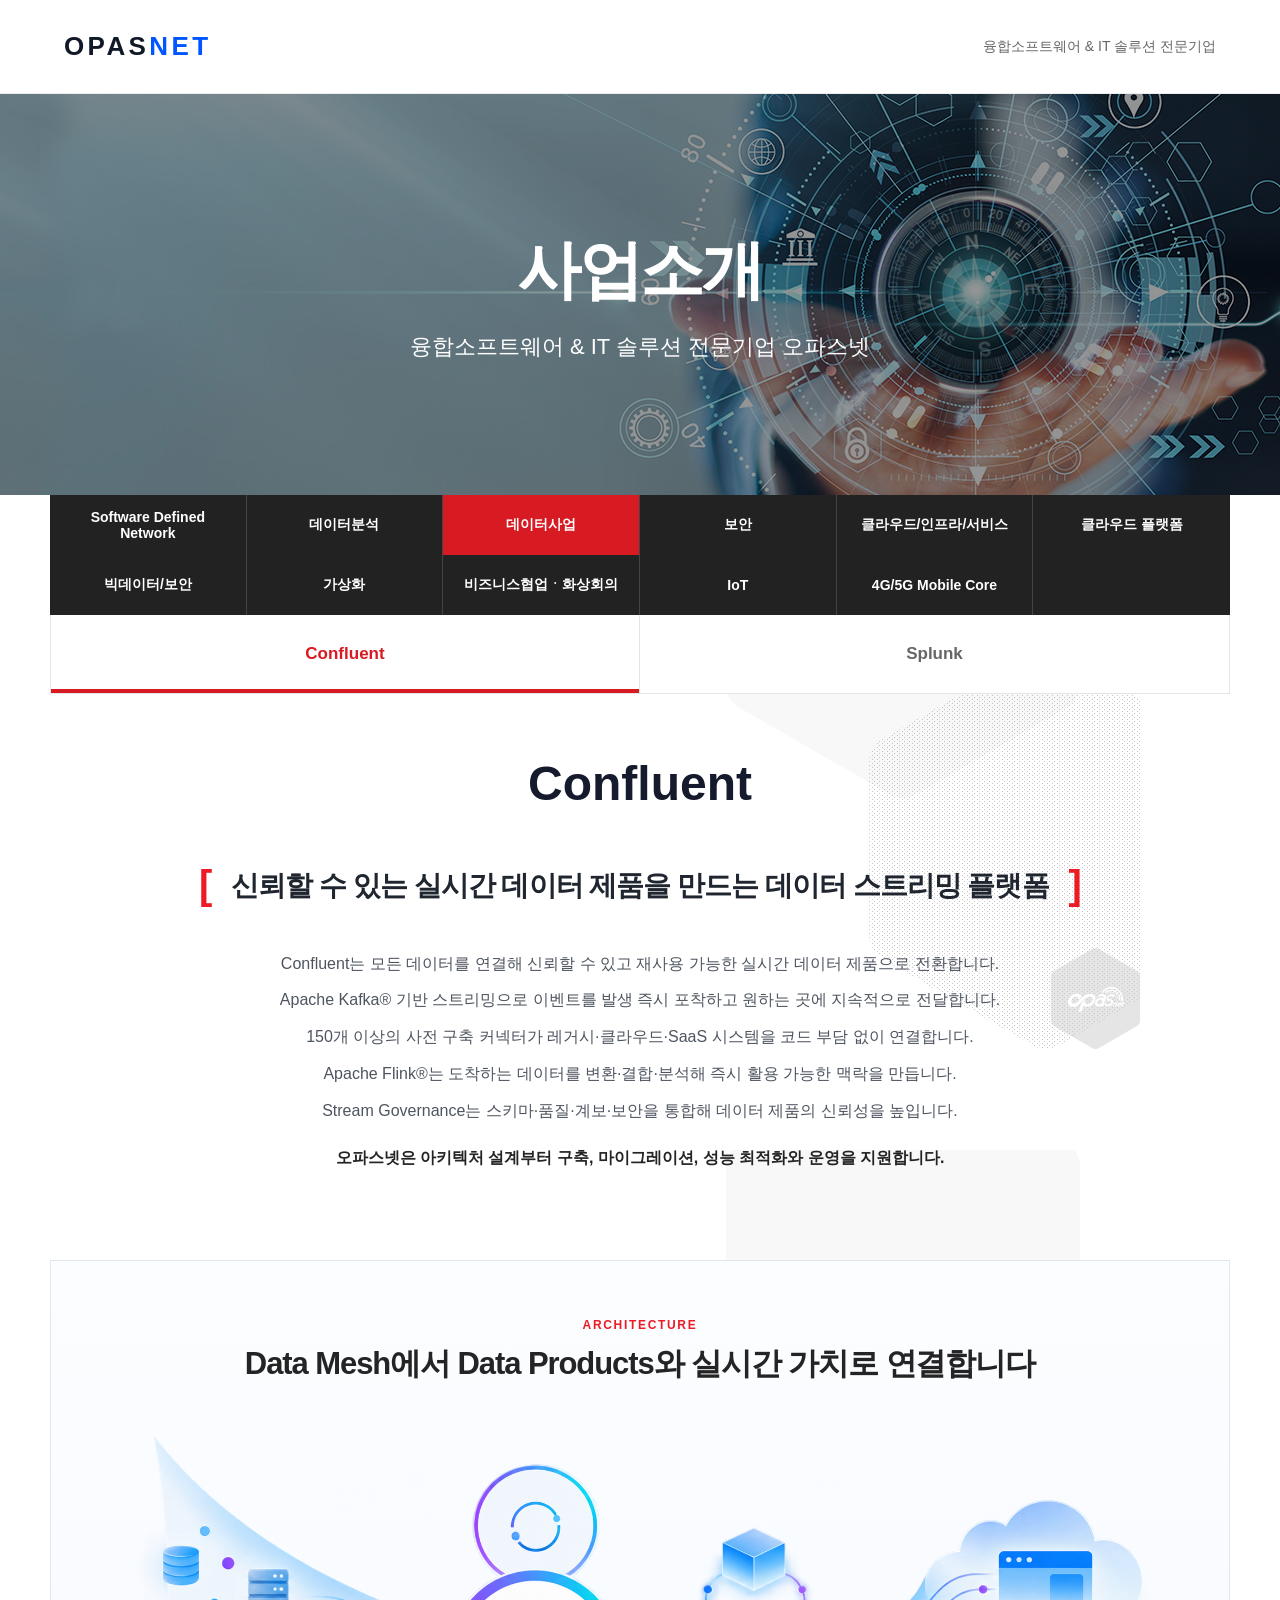
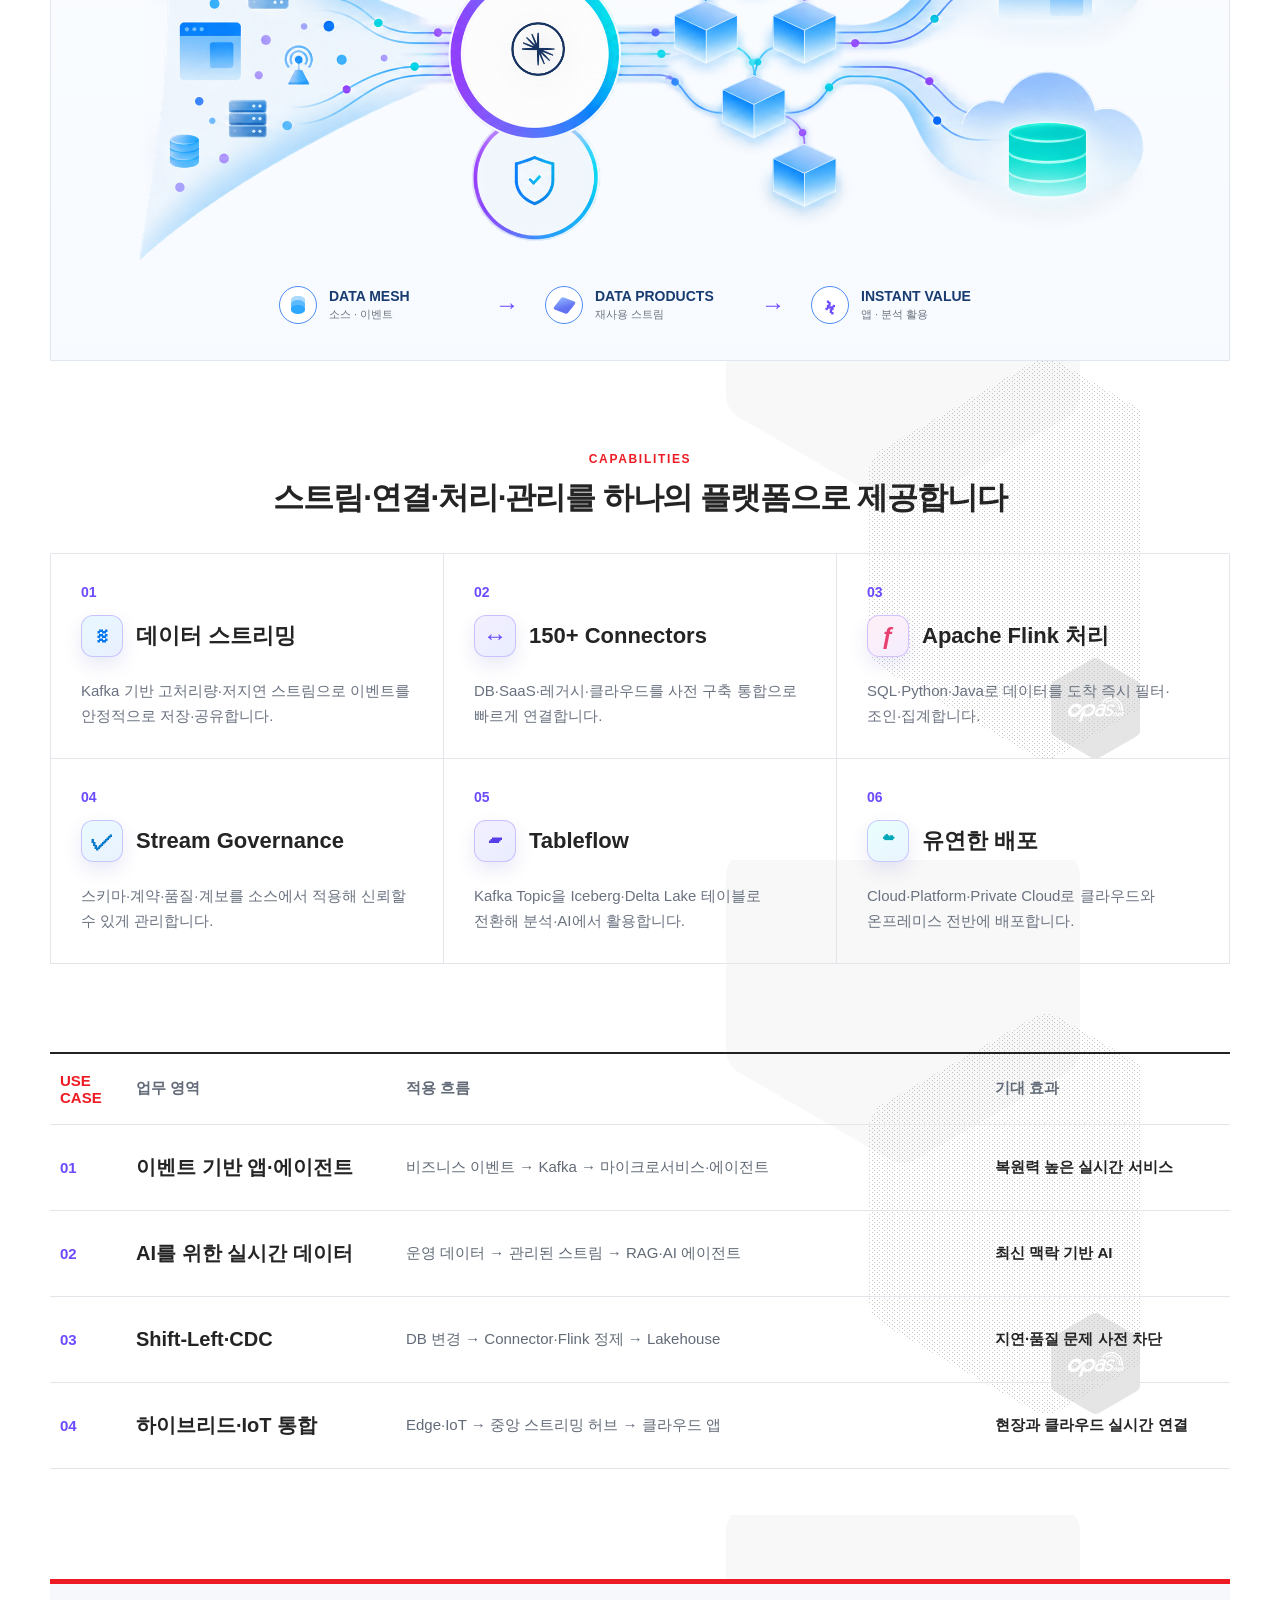
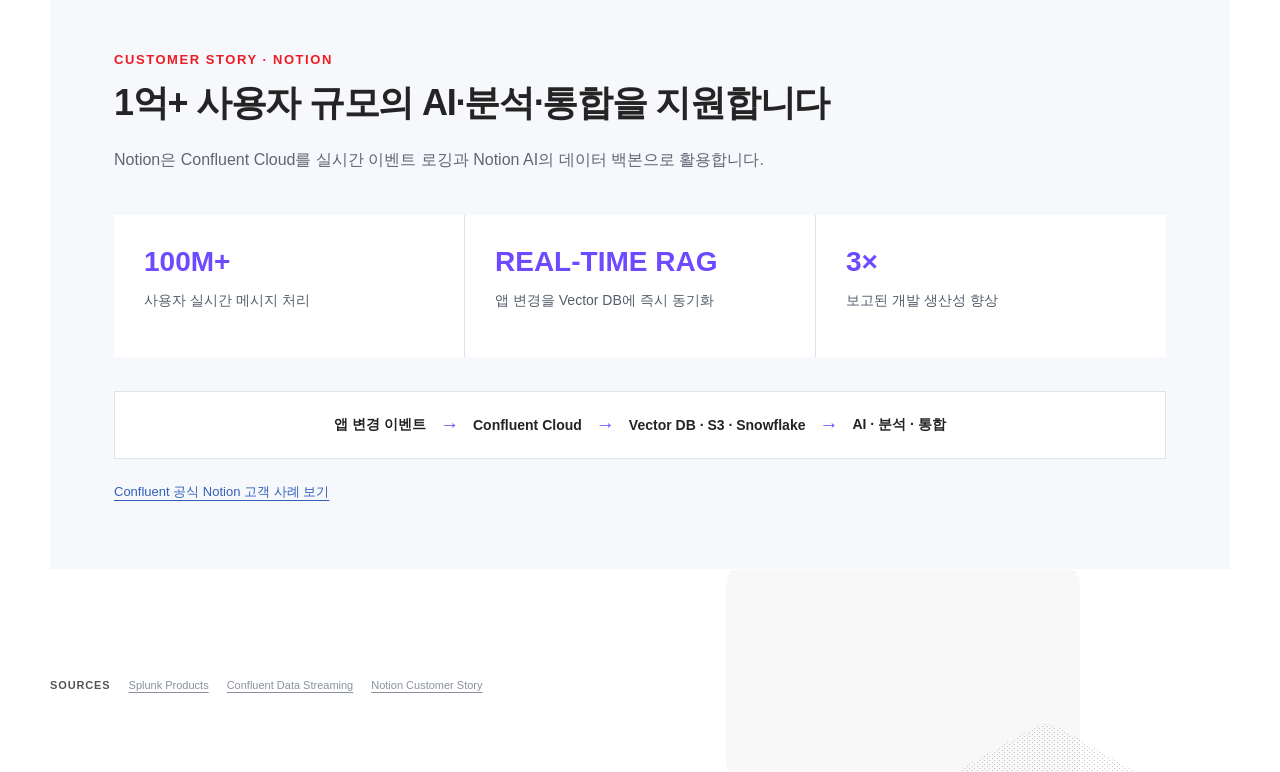
<file: 홈페이지/OPASNET-Splunk-Confluent-전체비교본-20260922/opasnet-splunk-비교/01-기본색상/index.html>
<!doctype html>
<html lang="ko">
<head>
    <meta charset="utf-8">
    <meta name="viewport" content="width=device-width, initial-scale=1">
    <meta name="description" content="오파스넷 Splunk 및 Confluent 솔루션 소개">
    <title>데이터사업 | OPASNET</title>
    <link rel="stylesheet" href="css/solution-splunk-confluent.css?v=20260918-1">
    <style>
        * { box-sizing: border-box; }
        html { scroll-behavior: smooth; }
        body { margin: 0; background: #fff; color: #151a2d; font-family: "Noto Sans KR", "Malgun Gothic", Arial, sans-serif; }
        button { font: inherit; }
        .opas-preview-header { height: 94px; padding: 0 max(5vw, 28px); display: flex; align-items: center; justify-content: space-between; border-bottom: 1px solid #ececec; background: #fff; }
        .opas-preview-brand { color: #111827; font-size: 26px; font-weight: 900; letter-spacing: .13em; text-decoration: none; }
        .opas-preview-brand span { color: #0057ff; }
        .opas-preview-note { margin: 0; color: #666; font-size: 14px; }
        .opas-business-visual { height: 401px; display: grid; place-items: center; padding: 40px 20px; background: #eee url("images/common/sub_visual2.jpg") center / cover no-repeat; color: #fff; text-align: center; }
        .opas-business-visual h1 { margin: 0; font-size: clamp(42px, 5vw, 64px); letter-spacing: -.04em; }
        .opas-business-visual p { margin: 18px 0 0; font-size: clamp(16px, 2vw, 22px); font-weight: 500; }
        .opas-business-shell { min-height: 1200px; padding-bottom: 1px; background: url("images/sub/bg_sub.png") center top repeat-y; }
        .opas-business-menu { display: grid; grid-template-columns: repeat(6, minmax(130px, 1fr)); max-width: 1180px; margin: 0 auto; background: #222; }
        .opas-business-menu a { min-height: 60px; display: grid; place-items: center; padding: 10px 12px; border-right: 1px solid #444; color: #fff; text-align: center; text-decoration: none; font-size: 14px; font-weight: 600; }
        .opas-business-menu a:nth-child(6n) { border-right: 0; }
        .opas-business-menu a:hover, .opas-business-menu a:focus-visible, .opas-business-menu a.is-active { background: #d81a22; }
        .opas-product-tabs { max-width: 1180px; margin: 0 auto; display: grid; grid-template-columns: repeat(2, 1fr); background: #fff; border: 1px solid #e5e5e5; border-top: 0; }
        .opas-product-tabs button { min-height: 78px; border: 0; border-right: 1px solid #e5e5e5; background: #fff; color: #666; cursor: pointer; font-size: 17px; font-weight: 700; }
        .opas-product-tabs button:last-child { border-right: 0; }
        .opas-product-tabs button[aria-selected="true"] { color: #d81a22; box-shadow: inset 0 -4px #d81a22; }
        .opas-preview-wrap { width: min(1280px, calc(100% - 40px)); margin: 0 auto; }
        .opas-sc-page-title { padding: 62px 0 32px; text-align: center; }
        .opas-sc-page-title h2 { margin: 0; font-size: clamp(34px, 4vw, 48px); }
        [data-product-panel][hidden] { display: none !important; }
        @media (max-width: 900px) {
            .opas-business-menu { grid-template-columns: repeat(3, 1fr); }
            .opas-business-menu a:nth-child(3n) { border-right: 0; }
        }
        @media (max-width: 600px) {
            .opas-preview-header { height: 70px; padding: 0 20px; }
            .opas-preview-note { display: none; }
            .opas-business-visual { height: 270px; }
            .opas-business-menu { grid-template-columns: repeat(2, 1fr); }
            .opas-business-menu a:nth-child(3n) { border-right: 1px solid #444; }
            .opas-business-menu a:nth-child(2n) { border-right: 0; }
            .opas-product-tabs button { min-height: 64px; }
            .opas-preview-wrap { width: min(100% - 24px, 1280px); }
        }
    </style>
</head>
<body>
<header class="opas-preview-header">
    <a class="opas-preview-brand" href="#contentArea">OPAS<span>NET</span></a>
    <p class="opas-preview-note">융합소프트웨어 &amp; IT 솔루션 전문기업</p>
</header>
<section class="opas-business-visual" aria-labelledby="business-title">
    <div>
        <h1 id="business-title">사업소개</h1>
        <p>융합소프트웨어 &amp; IT 솔루션 전문기업 오파스넷</p>
    </div>
</section>

<div class="opas-business-shell">
    <nav class="opas-business-menu" aria-label="솔루션 사업 메뉴">
        <a href="http://opasnet.co.kr/sub/sub02_03_01.php">Software Defined Network</a>
        <a href="http://opasnet.co.kr/sub/sub02_03_02.php">데이터분석</a>
        <a class="is-active" href="#contentArea" aria-current="page">데이터사업</a>
        <a href="http://opasnet.co.kr/sub/sub02_03_03.php">보안</a>
        <a href="http://opasnet.co.kr/sub/sub02_03_04.php">클라우드/인프라/서비스</a>
        <a href="http://opasnet.co.kr/sub/sub02_03_09.php">클라우드 플랫폼</a>
        <a href="http://opasnet.co.kr/sub/sub02_03_05.php">빅데이터/보안</a>
        <a href="http://opasnet.co.kr/sub/sub02_03_06.php">가상화</a>
        <a href="http://opasnet.co.kr/sub/sub02_03_07.php">비즈니스협업ㆍ화상회의</a>
        <a href="http://opasnet.co.kr/sub/sub02_03_08.php">IoT</a>
        <a href="http://opasnet.co.kr/sub/sub02_03_10.php">4G/5G Mobile Core</a>
    </nav>

    <div class="opas-product-tabs" role="tablist" aria-label="데이터사업 제품 선택">
        <button id="tab-confluent" type="button" role="tab" aria-selected="true" aria-controls="confluent-section" data-product-tab="confluent">Confluent</button>
        <button id="tab-splunk" type="button" role="tab" aria-selected="false" aria-controls="splunk-section" data-product-tab="splunk">Splunk</button>
    </div>

    <div class="opas-preview-wrap">
        <div class="sub-title opas-sc-page-title">
            <h2 id="product-page-title">Confluent</h2>
        </div>

<main class="real-cont opas-sc" id="contentArea">

    <section class="opas-sc-product" id="splunk-section" role="tabpanel" aria-labelledby="tab-splunk" data-product-panel="splunk" hidden>
        <header class="opas-sc-product-head">
            <p class="opas-sc-kicker">SECURITY · OBSERVABILITY · DATA ANALYTICS</p>
            <h2 class="opas-sc-sr-only" id="splunk-title">Splunk</h2>
            <p class="opas-sc-lead opas-sc-bracket-lead">흩어진 데이터에서, 문제를 해결할 단서까지</p>
        </header>
        <div class="opas-sc-intro">
            <p>Splunk는 로그와 이벤트 등 머신 데이터를 검색·분석하고,<br>보안 위협 탐지와 IT 서비스의 상태·성능 파악에 활용하는 데이터 플랫폼 및 솔루션 제품군입니다.</p>
            <p>서로 다른 시스템의 데이터를 연결해 “무슨 일이 발생했는가”를 확인하고,<br>“왜 발생했는가, 무엇부터 대응해야 하는가”를 조사할 수 있도록 돕습니다.</p>
            <a class="opas-sc-source" href="https://www.splunk.com/en_us/products/platform.html" target="_blank" rel="noopener noreferrer">Splunk Platform 공식 소개 ↗</a>
        </div>
        <nav class="splunk-jump" aria-label="Splunk 내용 바로가기">
            <a href="#splunk-overview">어떤 솔루션인가</a><a href="#splunk-why">왜 Splunk인가</a><a href="#splunk-advantages">비교 시 강점</a><a href="#splunk-architecture">구성 및 활용</a>
        </nav>

        <section class="opas-sc-block" id="splunk-overview" aria-labelledby="splunk-overview-title">
            <div class="opas-sc-section-title"><span>WHAT IS SPLUNK</span><h3 id="splunk-overview-title">분석의 기반부터 보안과 서비스 운영까지</h3></div>
            <div class="splunk-product-grid">
                <article class="splunk-product-card"><span class="splunk-card-label">01 / DATA PLATFORM</span><h4>Splunk Platform</h4><p class="splunk-card-subtitle">데이터를 검색 가능한 운영 정보로</p><p>다양한 소스의 데이터를 수집하고 검색·분석·시각화합니다. SPL 검색과 대시보드, 알림으로 조직에 필요한 정보를 확인합니다.</p><div class="splunk-card-foot">직접 운영하는 <b>Splunk Enterprise</b><br>SaaS 방식의 <b>Splunk Cloud Platform</b></div><a class="opas-sc-source" href="https://www.splunk.com/en_us/products/splunk-enterprise.html" target="_blank" rel="noopener noreferrer">플랫폼 기능 확인 ↗</a></article>
                <article class="splunk-product-card"><span class="splunk-card-label">02 / SECURITY</span><h4>Enterprise Security</h4><p class="splunk-card-subtitle">탐지·조사·대응을 연결하는 보안 운영</p><p>보안 데이터를 분석하는 SIEM을 중심으로 위협을 탐지하고 조사합니다. 자산·사용자의 위험도와 관련 활동을 함께 검토해 대응 우선순위를 정할 수 있습니다.</p><div class="splunk-card-foot">보안 이벤트 상관분석<br>위험도 기반 탐지 및 대응 워크플로</div><a class="opas-sc-source" href="https://www.splunk.com/en_us/products/splunk-enterprise-security-features.html" target="_blank" rel="noopener noreferrer">보안 기능 확인 ↗</a></article>
                <article class="splunk-product-card"><span class="splunk-card-label">03 / OBSERVABILITY</span><h4>Observability Cloud</h4><p class="splunk-card-subtitle">서비스 장애의 원인과 영향을 파악</p><p>인프라 지표, 애플리케이션 트레이스와 관련 로그를 연결해 성능 문제를 조사합니다. OpenTelemetry 기반 수집으로 클라우드와 분산 서비스의 가시성을 확보합니다.</p><div class="splunk-card-foot">인프라 모니터링 · APM<br>메트릭·트레이스·로그를 통한 조사</div><a class="opas-sc-source" href="https://www.splunk.com/en_us/solutions/opentelemetry.html" target="_blank" rel="noopener noreferrer">관측성·OpenTelemetry 확인 ↗</a></article>
            </div>
            <p class="splunk-note">각 제품의 역할을 구분한 개요입니다. 보안·관측성 기능의 제공 범위와 라이선스, 연동 구성은 선택한 제품 및 계약에 따라 달라집니다.</p>
        </section>

        <section class="opas-sc-block splunk-why" id="splunk-why" aria-labelledby="splunk-why-title">
            <div class="opas-sc-section-title"><span>WHY SPLUNK</span><h3 id="splunk-why-title">데이터는 많은데, 판단이 늦어지고 있다면</h3><p>수집한 데이터를 실제 조사와 대응에 활용해야 할 때 Splunk의 가치가 커집니다.</p></div>
            <div class="splunk-reasons">
                <article><b>01</b><div><h4>시스템마다 로그를 따로 찾고 있다면</h4><p>보안·네트워크·애플리케이션 데이터를 함께 검색하고 연관성을 분석합니다. 여러 시스템을 오가며 단서를 수작업으로 맞추는 부담을 줄일 수 있습니다.</p><a class="opas-sc-source" href="https://www.splunk.com/en_us/products/platform.html" target="_blank" rel="noopener noreferrer">통합 데이터 분석 근거 ↗</a></div></article>
                <article><b>02</b><div><h4>알림은 많은데 중요한 위협을 놓친다면</h4><p>Enterprise Security의 위험도 기반 분석으로 사용자·자산에 관련된 신호를 함께 평가합니다. 개별 알림뿐 아니라 맥락과 위험 수준을 보고 조사 대상을 정합니다.</p><a class="opas-sc-source" href="https://help.splunk.com/en/splunk-enterprise-security-7/risk-based-alerting/7.3/introduction/about-risk-based-alerting-in-splunk-enterprise-security" target="_blank" rel="noopener noreferrer">위험도 기반 알림 공식 문서 ↗</a></div></article>
                <article><b>03</b><div><h4>장애를 알아도 원인을 찾는 데 오래 걸린다면</h4><p>Observability의 메트릭·트레이스·로그를 활용해 서비스 성능 저하와 관련된 단서를 연결합니다. 분산된 서비스에서 문제 구간과 원인을 좁히는 데 도움이 됩니다.</p><a class="opas-sc-source" href="https://www.splunk.com/en_us/solutions/opentelemetry.html" target="_blank" rel="noopener noreferrer">장애 조사 워크플로 근거 ↗</a></div></article>
            </div>
        </section>

        <section class="opas-sc-block" id="splunk-advantages" aria-labelledby="splunk-advantages-title">
            <div class="opas-sc-section-title"><span>THE SPLUNK ADVANTAGE</span><h3 id="splunk-advantages-title">다른 솔루션과 비교할 때 주목할 네 가지 강점</h3><p>기능 개수보다, 우리 조직의 조사·분석·운영 요구를 얼마나 연결하는지 살펴보세요.</p></div>
            <div class="splunk-comparison-wrap" tabindex="0" role="region" aria-label="Splunk 솔루션 비교 기준 표. 작은 화면에서는 좌우로 스크롤할 수 있습니다.">
                <table class="splunk-comparison"><caption class="opas-sc-sr-only">솔루션 유형별 비교 관점과 Splunk의 강점</caption><thead><tr><th scope="col">비교할 대안</th><th scope="col">선택할 때 확인할 점</th><th scope="col">Splunk에서 주목할 강점</th></tr></thead><tbody>
                <tr><th scope="row">로그 수집·보관 중심 도구</th><td>보관 이후에도 다양한 소스를 함께 검색하고 업무별 분석을 만들 수 있는가?</td><td><strong>검색에서 분석·시각화까지</strong>SPL과 대시보드로 데이터를 반복 활용하고, 서로 다른 소스의 이벤트를 연결해 조사합니다. <a href="https://www.splunk.com/en_us/products/splunk-enterprise-features.html" target="_blank" rel="noopener noreferrer">[1]</a></td></tr>
                <tr><th scope="row">SIEM·보안 분석 솔루션</th><td>위험의 맥락을 반영해 탐지·조사·대응의 우선순위를 정할 수 있는가?</td><td><strong>사용자·자산 중심의 위험 분석</strong>Enterprise Security는 위험도, 연관 활동과 조사 워크플로를 연결합니다. 보안팀이 중요한 신호에 집중하도록 돕습니다. <a href="https://www.splunk.com/en_us/products/splunk-enterprise-security-features.html" target="_blank" rel="noopener noreferrer">[2]</a></td></tr>
                <tr><th scope="row">APM·인프라 모니터링 솔루션</th><td>개방형 수집 표준을 지원하며, 여러 관측 데이터를 연결해 원인을 조사할 수 있는가?</td><td><strong>OpenTelemetry 기반 관측성</strong>지원되는 Collector 배포판과 계측 기능을 활용하고, 메트릭·트레이스·로그의 맥락을 연결해 문제를 조사합니다. <a href="https://www.splunk.com/en_us/solutions/opentelemetry.html" target="_blank" rel="noopener noreferrer">[3]</a></td></tr>
                <tr><th scope="row">직접 조합·개발하는 분석 환경</th><td>데이터 연동과 기능 확장에 필요한 개발·유지보수 부담을 어떻게 관리할 것인가?</td><td><strong>앱·애드온 생태계 활용</strong>Splunkbase에서 데이터 입력, 분석 화면과 제품 연동을 위한 앱·애드온을 찾아 확장할 수 있습니다. <a href="https://splunkbase.splunk.com/" target="_blank" rel="noopener noreferrer">[4]</a></td></tr>
                </tbody></table>
            </div>
            <p class="splunk-note">Splunk 공식 기능을 바탕으로 정리한 선택 기준이며, 특정 경쟁 제품에 해당 기능이 없다는 의미는 아닙니다. 비용·성능·운영 적합성은 데이터량, 보관 기간, 검색 부하와 구성에 따라 비교해야 합니다. 앱의 지원 주체와 호환 버전도 확인하세요.</p>
        </section>

        <section class="opas-sc-block" id="splunk-architecture" aria-labelledby="splunk-architecture-title">
            <div class="opas-sc-section-title"><span>ARCHITECTURE</span><h3 id="splunk-architecture-title">데이터를 모으고, 검색하고, 업무에 활용합니다</h3><p>Splunk Enterprise의 분산 배포를 설명하는 개념 구성입니다.</p></div>
            <div class="opas-sc-flow opas-sc-flow-splunk" role="img" aria-label="데이터 소스에서 수집 계층, 인덱서, 검색 헤드, 검색 및 분석 활용으로 이어지는 Splunk Enterprise 개념 구성">
                <div class="opas-sc-flow-node"><strong>데이터 소스</strong><span>서버 · 애플리케이션<br>네트워크 · 보안 · 클라우드</span></div><span class="opas-sc-flow-arrow" aria-hidden="true">→</span>
                <div class="opas-sc-flow-node opas-sc-flow-node-red"><strong>데이터 수집</strong><span>Forwarder · HEC<br>지원 앱 · 애드온</span></div><span class="opas-sc-flow-arrow" aria-hidden="true">→</span>
                <div class="opas-sc-flow-node opas-sc-flow-node-blue"><strong>Indexer</strong><span>인덱싱 · 저장<br>데이터 검색 수행</span></div><span class="opas-sc-flow-arrow" aria-hidden="true">↔</span>
                <div class="opas-sc-flow-node opas-sc-flow-node-green"><strong>Search Head</strong><span>분산 검색 조정<br>결과 통합 · 시각화</span></div><span class="opas-sc-flow-arrow" aria-hidden="true">→</span>
                <div class="opas-sc-flow-node"><strong>분석과 활용</strong><span>검색 · 대시보드 · 알림<br>운영 분석 · 보안 조사</span></div>
            </div>
            <div class="opas-sc-control"><strong>규모에 맞춘 확장</strong><span>수집·인덱싱·검색 역할을 분리하고, 필요에 따라 클러스터링으로 가용성과 처리 규모를 설계합니다.</span></div>
            <p class="splunk-note">Observability Cloud는 위 인덱서 구성과 별도의 서비스입니다. 제품 간 연동 방식은 수집할 데이터와 도입 범위에 맞춰 설계합니다.</p>
            <a class="opas-sc-source" href="https://help.splunk.com/en/splunk-enterprise/get-started/deployment-capacity-manual/9.1/hardware-capacity-planning/components-of-a-splunk-enterprise-deployment" target="_blank" rel="noopener noreferrer">Splunk Enterprise 구성 요소 공식 문서 ↗</a>
        </section>

        <section class="opas-sc-block" aria-labelledby="splunk-use-title">
            <div class="opas-sc-section-title"><span>USE CASES</span><h3 id="splunk-use-title">먼저 해결할 업무부터 시작하세요</h3></div>
            <ol class="opas-sc-capabilities splunk-use-cards">
                <li><b>SECURITY</b><strong>보안 위협 탐지·조사</strong><span>인증·보안·클라우드 이벤트의 연관 활동을 분석하고 위험도에 따라 조사 우선순위를 결정합니다.</span></li>
                <li><b>IT OPERATIONS</b><strong>장애 원인 분석</strong><span>서비스 지표와 요청 경로, 관련 로그를 활용해 성능 저하 구간과 원인 후보를 좁힙니다.</span></li>
                <li><b>DATA ANALYTICS</b><strong>운영 현황과 리포트</strong><span>조직의 운영 데이터를 검색·집계하고 담당자별 대시보드와 알림으로 반복 업무를 지원합니다.</span></li>
            </ol>
        </section>
        <aside class="splunk-official" aria-labelledby="splunk-sources-title"><div><span class="splunk-card-label">OFFICIAL RESOURCES</span><h3 id="splunk-sources-title">Splunk 공식 자료로 더 자세히 확인하세요</h3><p>공식 제품 소개와 기술 문서를 요약·재구성했습니다. 확인일: 2026.09.18</p></div><div class="splunk-source-links"><a href="https://www.splunk.com/en_us/products/platform.html" target="_blank" rel="noopener noreferrer">Platform ↗</a><a href="https://www.splunk.com/en_us/products/splunk-enterprise-security-features.html" target="_blank" rel="noopener noreferrer">Enterprise Security ↗</a><a href="https://www.splunk.com/en_us/solutions/opentelemetry.html" target="_blank" rel="noopener noreferrer">OpenTelemetry ↗</a><a href="https://splunkbase.splunk.com/" target="_blank" rel="noopener noreferrer">Splunkbase ↗</a></div></aside>
    </section>


    <section class="opas-sc-product opas-sc-confluent-section" id="confluent-section" role="tabpanel" aria-labelledby="tab-confluent confluent-title" data-product-panel="confluent">
        <header class="opas-sc-product-head">
            <h2 class="opas-sc-sr-only" id="confluent-title">Confluent</h2>
            <p class="opas-sc-lead opas-sc-bracket-lead">신뢰할 수 있는 실시간 데이터 제품을 만드는 데이터 스트리밍 플랫폼</p>
        </header>

        <div class="opas-sc-intro">
            <p>Confluent는 모든 데이터를 연결해 신뢰할 수 있고 재사용 가능한 실시간 데이터 제품으로 전환합니다.</p>
            <p>Apache Kafka® 기반 스트리밍으로 이벤트를 발생 즉시 포착하고 원하는 곳에 지속적으로 전달합니다.</p>
            <p>150개 이상의 사전 구축 커넥터가 레거시·클라우드·SaaS 시스템을 코드 부담 없이 연결합니다.</p>
            <p>Apache Flink®는 도착하는 데이터를 변환·결합·분석해 즉시 활용 가능한 맥락을 만듭니다.</p>
            <p>Stream Governance는 스키마·품질·계보·보안을 통합해 데이터 제품의 신뢰성을 높입니다.</p>
            <p class="opas-sc-emphasis">오파스넷은 아키텍처 설계부터 구축, 마이그레이션, 성능 최적화와 운영을 지원합니다.</p>
        </div>

        <figure class="opas-sc-architecture" id="confluent-architecture">
            <div class="opas-sc-section-title">
                <span>ARCHITECTURE</span>
                <h3>Data Mesh에서 Data Products와 실시간 가치로 연결합니다</h3>
            </div>
            <div class="opas-sc-flow-visual">
                <img src="images/sub/splunk-confluent/confluent-data-streaming-flow.png" alt="데이터 소스가 Process, Stream, Govern을 거쳐 데이터 제품과 애플리케이션 및 데이터 시스템으로 연결되는 Confluent 아키텍처">
                <img class="opas-sc-flow-brand" src="images/sub/splunk-confluent/confluent-logo-mark.png" alt="" aria-hidden="true">
                <div class="opas-sc-data-motion" aria-hidden="true">
                    <i style="--lane:32%;--delay:-.3s;--speed:4.8s"></i>
                    <i style="--lane:39%;--delay:-2.6s;--speed:5.6s"></i>
                    <i style="--lane:46%;--delay:-1.2s;--speed:4.2s"></i>
                    <i style="--lane:53%;--delay:-3.8s;--speed:5.2s"></i>
                    <i style="--lane:60%;--delay:-2.1s;--speed:4.6s"></i>
                    <i style="--lane:67%;--delay:-4.4s;--speed:5.8s"></i>
                </div>
            </div>
            <figcaption class="opas-sc-architecture-caption">
                <span><i class="opas-sc-icon opas-sc-icon-db" aria-hidden="true"></i><b>DATA MESH</b><small>소스 · 이벤트</small></span>
                <span class="opas-sc-caption-arrow" aria-hidden="true">→</span>
                <span><i class="opas-sc-icon opas-sc-icon-cube" aria-hidden="true"></i><b>DATA PRODUCTS</b><small>재사용 스트림</small></span>
                <span class="opas-sc-caption-arrow" aria-hidden="true">→</span>
                <span><i class="opas-sc-icon opas-sc-icon-value" aria-hidden="true">ϟ</i><b>INSTANT VALUE</b><small>앱 · 분석 활용</small></span>
            </figcaption>
        </figure>

        <div class="opas-sc-block">
            <div class="opas-sc-section-title">
                <span>CAPABILITIES</span>
                <h3>스트림·연결·처리·관리를 하나의 플랫폼으로 제공합니다</h3>
            </div>
            <ol class="opas-sc-capabilities opas-sc-capabilities-purple">
                <li><b>01</b><div class="opas-sc-capability-title"><i class="opas-sc-component-icon opas-sc-component-stream" aria-hidden="true">≋</i><strong>데이터 스트리밍</strong></div><span>Kafka 기반 고처리량·저지연 스트림으로 이벤트를 안정적으로 저장·공유합니다.</span></li>
                <li><b>02</b><div class="opas-sc-capability-title"><i class="opas-sc-component-icon opas-sc-component-connect" aria-hidden="true">↔</i><strong>150+ Connectors</strong></div><span>DB·SaaS·레거시·클라우드를 사전 구축 통합으로 빠르게 연결합니다.</span></li>
                <li><b>03</b><div class="opas-sc-capability-title"><i class="opas-sc-component-icon opas-sc-component-flink" aria-hidden="true">ƒ</i><strong>Apache Flink 처리</strong></div><span>SQL·Python·Java로 데이터를 도착 즉시 필터·조인·집계합니다.</span></li>
                <li><b>04</b><div class="opas-sc-capability-title"><i class="opas-sc-component-icon opas-sc-component-govern" aria-hidden="true">✓</i><strong>Stream Governance</strong></div><span>스키마·계약·품질·계보를 소스에서 적용해 신뢰할 수 있게 관리합니다.</span></li>
                <li><b>05</b><div class="opas-sc-capability-title"><i class="opas-sc-component-icon opas-sc-component-table" aria-hidden="true">▰</i><strong>Tableflow</strong></div><span>Kafka Topic을 Iceberg·Delta Lake 테이블로 전환해 분석·AI에서 활용합니다.</span></li>
                <li><b>06</b><div class="opas-sc-capability-title"><i class="opas-sc-component-icon opas-sc-component-cloud" aria-hidden="true">☁</i><strong>유연한 배포</strong></div><span>Cloud·Platform·Private Cloud로 클라우드와 온프레미스 전반에 배포합니다.</span></li>
            </ol>
        </div>

        <div class="opas-sc-use-table" id="use-cases" aria-label="Confluent 대표 활용 사례">
            <div class="opas-sc-use-row opas-sc-use-head"><span>USE CASE</span><span>업무 영역</span><span>적용 흐름</span><span>기대 효과</span></div>
            <div class="opas-sc-use-row"><b>01</b><strong>이벤트 기반 앱·에이전트</strong><span>비즈니스 이벤트 → Kafka → 마이크로서비스·에이전트</span><em>복원력 높은 실시간 서비스</em></div>
            <div class="opas-sc-use-row"><b>02</b><strong>AI를 위한 실시간 데이터</strong><span>운영 데이터 → 관리된 스트림 → RAG·AI 에이전트</span><em>최신 맥락 기반 AI</em></div>
            <div class="opas-sc-use-row"><b>03</b><strong>Shift-Left·CDC</strong><span>DB 변경 → Connector·Flink 정제 → Lakehouse</span><em>지연·품질 문제 사전 차단</em></div>
            <div class="opas-sc-use-row"><b>04</b><strong>하이브리드·IoT 통합</strong><span>Edge·IoT → 중앙 스트리밍 허브 → 클라우드 앱</span><em>현장과 클라우드 실시간 연결</em></div>
        </div>
    </section>

    <section class="opas-sc-story" id="customer-story" aria-labelledby="customer-story-title" data-product-panel="confluent">
        <div class="opas-sc-story-heading">
            <p class="opas-sc-kicker">CUSTOMER STORY · NOTION</p>
            <h2 id="customer-story-title">1억+ 사용자 규모의 AI·분석·통합을 지원합니다</h2>
            <p>Notion은 Confluent Cloud를 실시간 이벤트 로깅과 Notion AI의 데이터 백본으로 활용합니다.</p>
        </div>
        <div class="opas-sc-story-metrics">
            <div><strong>100M+</strong><span>사용자 실시간 메시지 처리</span></div>
            <div><strong>REAL-TIME RAG</strong><span>앱 변경을 Vector DB에 즉시 동기화</span></div>
            <div><strong>3×</strong><span>보고된 개발 생산성 향상</span></div>
        </div>
        <div class="opas-sc-story-flow" aria-label="Notion 고객 사례 적용 흐름">
            <span>앱 변경 이벤트</span><i>→</i><span>Confluent Cloud</span><i>→</i><span>Vector DB · S3 · Snowflake</span><i>→</i><span>AI · 분석 · 통합</span>
        </div>
        <a class="opas-sc-source" href="https://www.confluent.io/customers/notion/" target="_blank" rel="noopener noreferrer">Confluent 공식 Notion 고객 사례 보기</a>
    </section>

    <div class="opas-sc-sources" aria-label="출처">
        <span>Sources</span>
        <a href="https://www.splunk.com/en_us/products.html" target="_blank" rel="noopener noreferrer">Splunk Products</a>
        <a href="https://www.confluent.io/ko-kr/data-streaming/" target="_blank" rel="noopener noreferrer">Confluent Data Streaming</a>
        <a href="https://www.confluent.io/customers/notion/" target="_blank" rel="noopener noreferrer">Notion Customer Story</a>
    </div>
</main>
</div>
</div>
<script>
    (() => {
        const tabs = [...document.querySelectorAll('[data-product-tab]')];
        const panels = [...document.querySelectorAll('[data-product-panel]')];
        const pageTitle = document.getElementById('product-page-title');

        function selectProduct(product, moveFocus = false) {
            tabs.forEach((tab) => {
                const active = tab.dataset.productTab === product;
                tab.setAttribute('aria-selected', String(active));
                tab.tabIndex = active ? 0 : -1;
                if (active && moveFocus) tab.focus();
            });
            panels.forEach((panel) => {
                panel.hidden = panel.dataset.productPanel !== product;
            });
            pageTitle.textContent = product === 'confluent' ? 'Confluent' : 'Splunk';
            document.title = `${pageTitle.textContent} | 데이터사업 | OPASNET`;
        }

        tabs.forEach((tab, index) => {
            tab.addEventListener('click', () => selectProduct(tab.dataset.productTab));
            tab.addEventListener('keydown', (event) => {
                if (!['ArrowLeft', 'ArrowRight'].includes(event.key)) return;
                event.preventDefault();
                const next = event.key === 'ArrowRight' ? (index + 1) % tabs.length : (index - 1 + tabs.length) % tabs.length;
                selectProduct(tabs[next].dataset.productTab, true);
            });
        });

        function selectFromHash() {
            const hash = location.hash;
            const product = hash.startsWith('#splunk') ? 'splunk' : 'confluent';
            selectProduct(product);
            if (hash) requestAnimationFrame(() => document.getElementById(hash.slice(1))?.scrollIntoView());
        }
        window.addEventListener('hashchange', () => {
            if (/^#(splunk|confluent)/.test(location.hash)) selectFromHash();
        });
        selectFromHash();
    })();
</script>
</body>
</html>
</file>
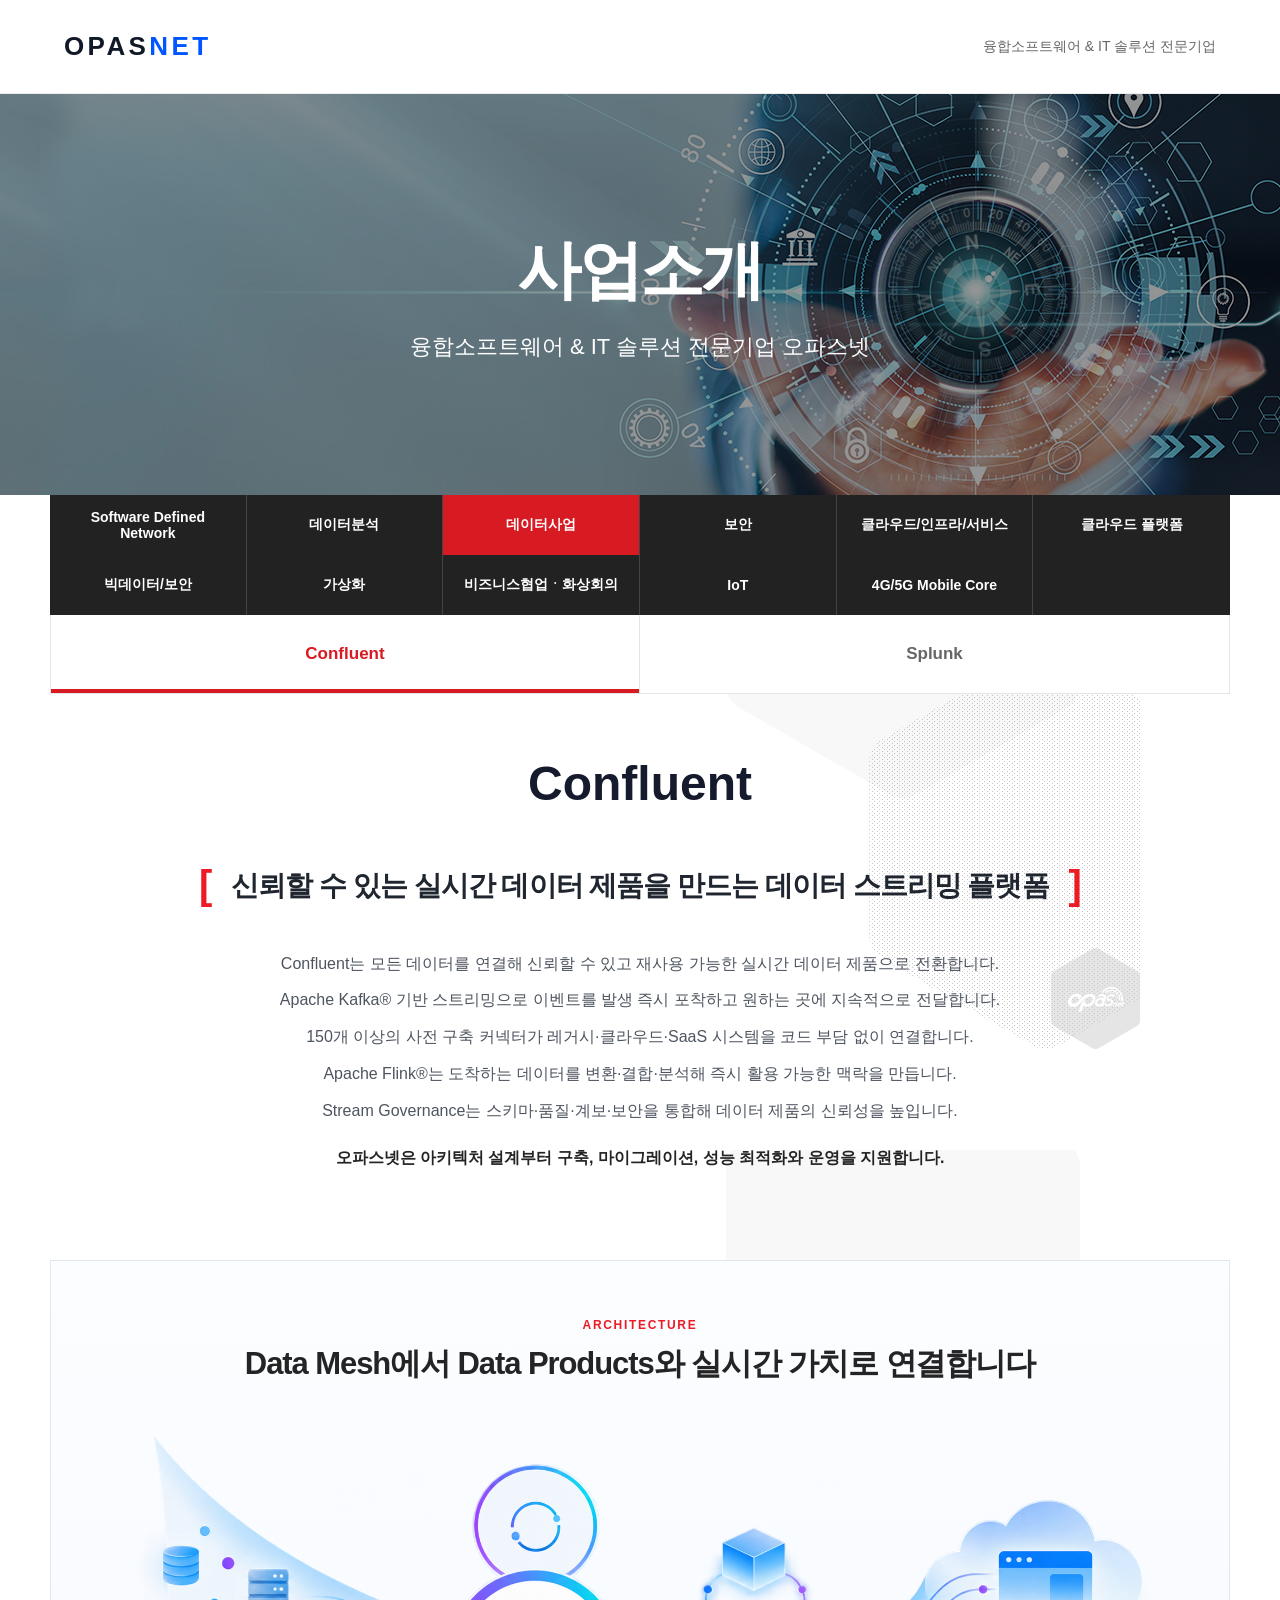
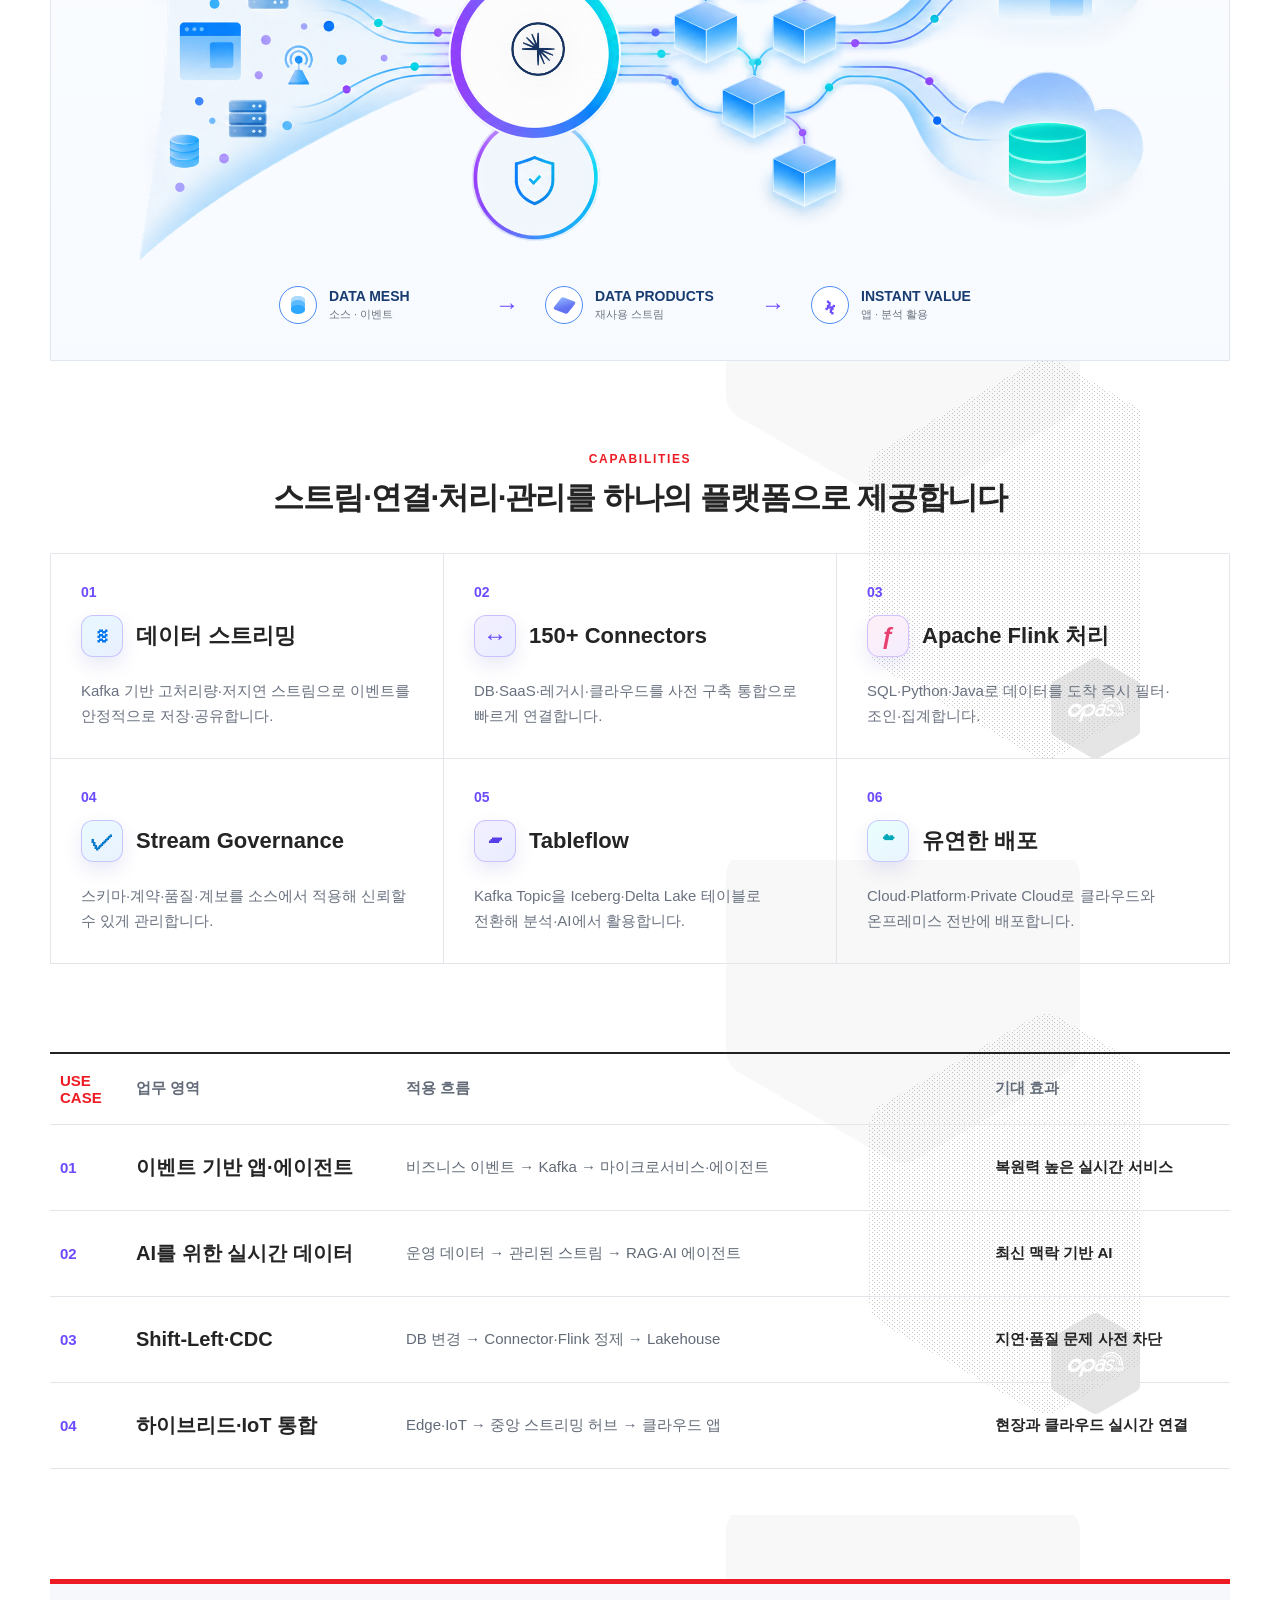
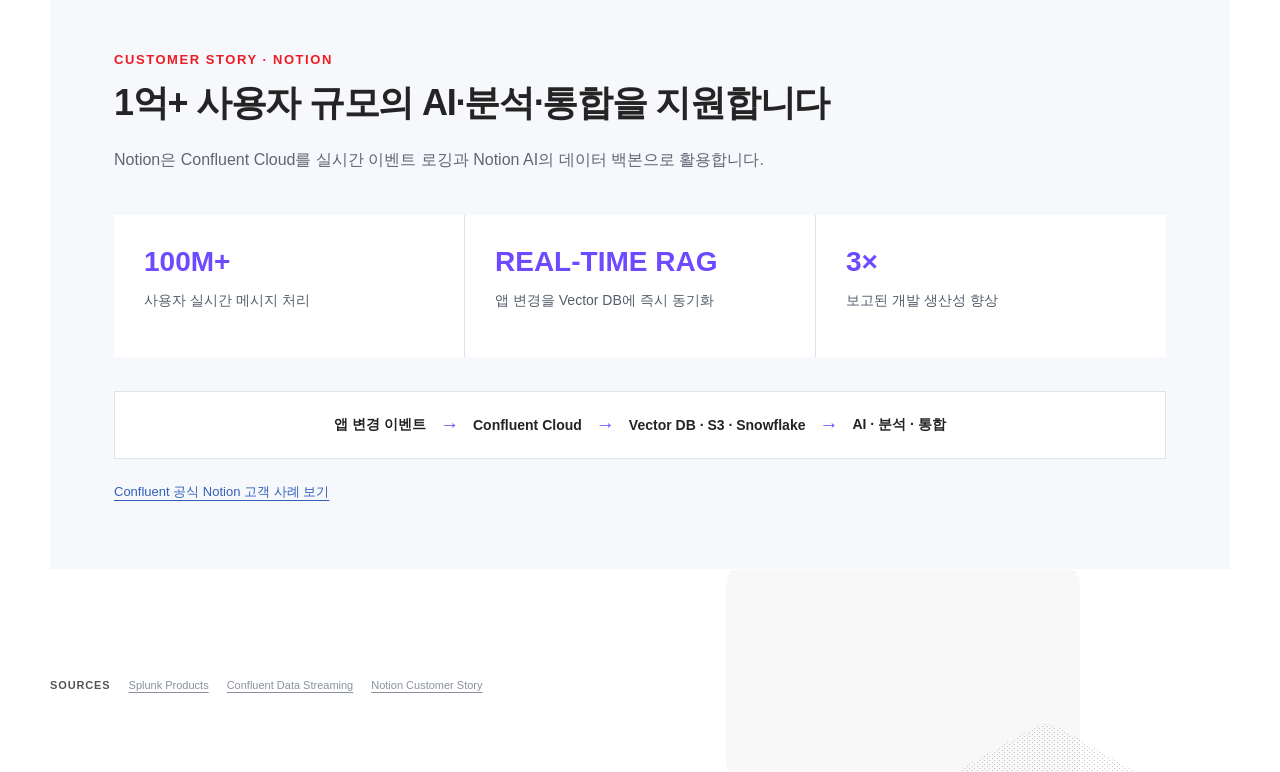
<file: 홈페이지/OPASNET-Splunk-Confluent-전체비교본-20260922/opasnet-splunk-비교/02-핑크마젠타/index.html>
<!doctype html>
<html lang="ko">
<head>
    <meta charset="utf-8">
    <meta name="viewport" content="width=device-width, initial-scale=1">
    <meta name="description" content="오파스넷 Splunk 및 Confluent 솔루션 소개">
    <title>데이터사업 | OPASNET</title>
    <link rel="stylesheet" href="css/solution-splunk-confluent.css?v=20260918-2">
    <style>
        * { box-sizing: border-box; }
        html { scroll-behavior: smooth; }
        body { margin: 0; background: #fff; color: #151a2d; font-family: "Noto Sans KR", "Malgun Gothic", Arial, sans-serif; }
        button { font: inherit; }
        .opas-preview-header { height: 94px; padding: 0 max(5vw, 28px); display: flex; align-items: center; justify-content: space-between; border-bottom: 1px solid #ececec; background: #fff; }
        .opas-preview-brand { color: #111827; font-size: 26px; font-weight: 900; letter-spacing: .13em; text-decoration: none; }
        .opas-preview-brand span { color: #0057ff; }
        .opas-preview-note { margin: 0; color: #666; font-size: 14px; }
        .opas-business-visual { height: 401px; display: grid; place-items: center; padding: 40px 20px; background: #eee url("images/common/sub_visual2.jpg") center / cover no-repeat; color: #fff; text-align: center; }
        .opas-business-visual h1 { margin: 0; font-size: clamp(42px, 5vw, 64px); letter-spacing: -.04em; }
        .opas-business-visual p { margin: 18px 0 0; font-size: clamp(16px, 2vw, 22px); font-weight: 500; }
        .opas-business-shell { min-height: 1200px; padding-bottom: 1px; background: url("images/sub/bg_sub.png") center top repeat-y; }
        .opas-business-menu { display: grid; grid-template-columns: repeat(6, minmax(130px, 1fr)); max-width: 1180px; margin: 0 auto; background: #222; }
        .opas-business-menu a { min-height: 60px; display: grid; place-items: center; padding: 10px 12px; border-right: 1px solid #444; color: #fff; text-align: center; text-decoration: none; font-size: 14px; font-weight: 600; }
        .opas-business-menu a:nth-child(6n) { border-right: 0; }
        .opas-business-menu a:hover, .opas-business-menu a:focus-visible, .opas-business-menu a.is-active { background: #d81a22; }
        .opas-product-tabs { max-width: 1180px; margin: 0 auto; display: grid; grid-template-columns: repeat(2, 1fr); background: #fff; border: 1px solid #e5e5e5; border-top: 0; }
        .opas-product-tabs button { min-height: 78px; border: 0; border-right: 1px solid #e5e5e5; background: #fff; color: #666; cursor: pointer; font-size: 17px; font-weight: 700; }
        .opas-product-tabs button:last-child { border-right: 0; }
        .opas-product-tabs button[aria-selected="true"] { color: #d81a22; box-shadow: inset 0 -4px #d81a22; }
        .opas-preview-wrap { width: min(1280px, calc(100% - 40px)); margin: 0 auto; }
        .opas-sc-page-title { padding: 62px 0 32px; text-align: center; }
        .opas-sc-page-title h2 { margin: 0; font-size: clamp(34px, 4vw, 48px); }
        [data-product-panel][hidden] { display: none !important; }
        @media (max-width: 900px) {
            .opas-business-menu { grid-template-columns: repeat(3, 1fr); }
            .opas-business-menu a:nth-child(3n) { border-right: 0; }
        }
        @media (max-width: 600px) {
            .opas-preview-header { height: 70px; padding: 0 20px; }
            .opas-preview-note { display: none; }
            .opas-business-visual { height: 270px; }
            .opas-business-menu { grid-template-columns: repeat(2, 1fr); }
            .opas-business-menu a:nth-child(3n) { border-right: 1px solid #444; }
            .opas-business-menu a:nth-child(2n) { border-right: 0; }
            .opas-product-tabs button { min-height: 64px; }
            .opas-preview-wrap { width: min(100% - 24px, 1280px); }
        }
    </style>
</head>
<body>
<header class="opas-preview-header">
    <a class="opas-preview-brand" href="#contentArea">OPAS<span>NET</span></a>
    <p class="opas-preview-note">융합소프트웨어 &amp; IT 솔루션 전문기업</p>
</header>
<section class="opas-business-visual" aria-labelledby="business-title">
    <div>
        <h1 id="business-title">사업소개</h1>
        <p>융합소프트웨어 &amp; IT 솔루션 전문기업 오파스넷</p>
    </div>
</section>

<div class="opas-business-shell">
    <nav class="opas-business-menu" aria-label="솔루션 사업 메뉴">
        <a href="http://opasnet.co.kr/sub/sub02_03_01.php">Software Defined Network</a>
        <a href="http://opasnet.co.kr/sub/sub02_03_02.php">데이터분석</a>
        <a class="is-active" href="#contentArea" aria-current="page">데이터사업</a>
        <a href="http://opasnet.co.kr/sub/sub02_03_03.php">보안</a>
        <a href="http://opasnet.co.kr/sub/sub02_03_04.php">클라우드/인프라/서비스</a>
        <a href="http://opasnet.co.kr/sub/sub02_03_09.php">클라우드 플랫폼</a>
        <a href="http://opasnet.co.kr/sub/sub02_03_05.php">빅데이터/보안</a>
        <a href="http://opasnet.co.kr/sub/sub02_03_06.php">가상화</a>
        <a href="http://opasnet.co.kr/sub/sub02_03_07.php">비즈니스협업ㆍ화상회의</a>
        <a href="http://opasnet.co.kr/sub/sub02_03_08.php">IoT</a>
        <a href="http://opasnet.co.kr/sub/sub02_03_10.php">4G/5G Mobile Core</a>
    </nav>

    <div class="opas-product-tabs" role="tablist" aria-label="데이터사업 제품 선택">
        <button id="tab-confluent" type="button" role="tab" aria-selected="true" aria-controls="confluent-section" data-product-tab="confluent">Confluent</button>
        <button id="tab-splunk" type="button" role="tab" aria-selected="false" aria-controls="splunk-section" data-product-tab="splunk">Splunk</button>
    </div>

    <div class="opas-preview-wrap">
        <div class="sub-title opas-sc-page-title">
            <h2 id="product-page-title">Confluent</h2>
        </div>

<main class="real-cont opas-sc" id="contentArea">

    <section class="opas-sc-product" id="splunk-section" role="tabpanel" aria-labelledby="tab-splunk" data-product-panel="splunk" hidden>
        <header class="opas-sc-product-head">
            <p class="opas-sc-kicker">SECURITY · OBSERVABILITY · DATA ANALYTICS</p>
            <h2 class="opas-sc-sr-only" id="splunk-title">Splunk</h2>
            <p class="opas-sc-lead opas-sc-bracket-lead">흩어진 데이터에서, 문제를 해결할 단서까지</p>
        </header>
        <div class="opas-sc-intro">
            <p>Splunk는 로그와 이벤트 등 머신 데이터를 검색·분석하고,<br>보안 위협 탐지와 IT 서비스의 상태·성능 파악에 활용하는 데이터 플랫폼 및 솔루션 제품군입니다.</p>
            <p>서로 다른 시스템의 데이터를 연결해 “무슨 일이 발생했는가”를 확인하고,<br>“왜 발생했는가, 무엇부터 대응해야 하는가”를 조사할 수 있도록 돕습니다.</p>
            <a class="opas-sc-source" href="https://www.splunk.com/en_us/products/platform.html" target="_blank" rel="noopener noreferrer">Splunk Platform 공식 소개 ↗</a>
        </div>
        <nav class="splunk-jump" aria-label="Splunk 내용 바로가기">
            <a href="#splunk-overview">어떤 솔루션인가</a><a href="#splunk-why">왜 Splunk인가</a><a href="#splunk-advantages">비교 시 강점</a><a href="#splunk-architecture">구성 및 활용</a>
        </nav>

        <section class="opas-sc-block" id="splunk-overview" aria-labelledby="splunk-overview-title">
            <div class="opas-sc-section-title"><span>WHAT IS SPLUNK</span><h3 id="splunk-overview-title">분석의 기반부터 보안과 서비스 운영까지</h3></div>
            <div class="splunk-product-grid">
                <article class="splunk-product-card"><span class="splunk-card-label">01 / DATA PLATFORM</span><h4>Splunk Platform</h4><p class="splunk-card-subtitle">데이터를 검색 가능한 운영 정보로</p><p>다양한 소스의 데이터를 수집하고 검색·분석·시각화합니다. SPL 검색과 대시보드, 알림으로 조직에 필요한 정보를 확인합니다.</p><div class="splunk-card-foot">직접 운영하는 <b>Splunk Enterprise</b><br>SaaS 방식의 <b>Splunk Cloud Platform</b></div><a class="opas-sc-source" href="https://www.splunk.com/en_us/products/splunk-enterprise.html" target="_blank" rel="noopener noreferrer">플랫폼 기능 확인 ↗</a></article>
                <article class="splunk-product-card"><span class="splunk-card-label">02 / SECURITY</span><h4>Enterprise Security</h4><p class="splunk-card-subtitle">탐지·조사·대응을 연결하는 보안 운영</p><p>보안 데이터를 분석하는 SIEM을 중심으로 위협을 탐지하고 조사합니다. 자산·사용자의 위험도와 관련 활동을 함께 검토해 대응 우선순위를 정할 수 있습니다.</p><div class="splunk-card-foot">보안 이벤트 상관분석<br>위험도 기반 탐지 및 대응 워크플로</div><a class="opas-sc-source" href="https://www.splunk.com/en_us/products/splunk-enterprise-security-features.html" target="_blank" rel="noopener noreferrer">보안 기능 확인 ↗</a></article>
                <article class="splunk-product-card"><span class="splunk-card-label">03 / OBSERVABILITY</span><h4>Observability Cloud</h4><p class="splunk-card-subtitle">서비스 장애의 원인과 영향을 파악</p><p>인프라 지표, 애플리케이션 트레이스와 관련 로그를 연결해 성능 문제를 조사합니다. OpenTelemetry 기반 수집으로 클라우드와 분산 서비스의 가시성을 확보합니다.</p><div class="splunk-card-foot">인프라 모니터링 · APM<br>메트릭·트레이스·로그를 통한 조사</div><a class="opas-sc-source" href="https://www.splunk.com/en_us/solutions/opentelemetry.html" target="_blank" rel="noopener noreferrer">관측성·OpenTelemetry 확인 ↗</a></article>
            </div>
            <p class="splunk-note">각 제품의 역할을 구분한 개요입니다. 보안·관측성 기능의 제공 범위와 라이선스, 연동 구성은 선택한 제품 및 계약에 따라 달라집니다.</p>
        </section>

        <section class="opas-sc-block splunk-why" id="splunk-why" aria-labelledby="splunk-why-title">
            <div class="opas-sc-section-title"><span>WHY SPLUNK</span><h3 id="splunk-why-title">데이터는 많은데, 판단이 늦어지고 있다면</h3><p>수집한 데이터를 실제 조사와 대응에 활용해야 할 때 Splunk의 가치가 커집니다.</p></div>
            <div class="splunk-reasons">
                <article><b>01</b><div><h4>시스템마다 로그를 따로 찾고 있다면</h4><p>보안·네트워크·애플리케이션 데이터를 함께 검색하고 연관성을 분석합니다. 여러 시스템을 오가며 단서를 수작업으로 맞추는 부담을 줄일 수 있습니다.</p><a class="opas-sc-source" href="https://www.splunk.com/en_us/products/platform.html" target="_blank" rel="noopener noreferrer">통합 데이터 분석 근거 ↗</a></div></article>
                <article><b>02</b><div><h4>알림은 많은데 중요한 위협을 놓친다면</h4><p>Enterprise Security의 위험도 기반 분석으로 사용자·자산에 관련된 신호를 함께 평가합니다. 개별 알림뿐 아니라 맥락과 위험 수준을 보고 조사 대상을 정합니다.</p><a class="opas-sc-source" href="https://help.splunk.com/en/splunk-enterprise-security-7/risk-based-alerting/7.3/introduction/about-risk-based-alerting-in-splunk-enterprise-security" target="_blank" rel="noopener noreferrer">위험도 기반 알림 공식 문서 ↗</a></div></article>
                <article><b>03</b><div><h4>장애를 알아도 원인을 찾는 데 오래 걸린다면</h4><p>Observability의 메트릭·트레이스·로그를 활용해 서비스 성능 저하와 관련된 단서를 연결합니다. 분산된 서비스에서 문제 구간과 원인을 좁히는 데 도움이 됩니다.</p><a class="opas-sc-source" href="https://www.splunk.com/en_us/solutions/opentelemetry.html" target="_blank" rel="noopener noreferrer">장애 조사 워크플로 근거 ↗</a></div></article>
            </div>
        </section>

        <section class="opas-sc-block" id="splunk-advantages" aria-labelledby="splunk-advantages-title">
            <div class="opas-sc-section-title"><span>THE SPLUNK ADVANTAGE</span><h3 id="splunk-advantages-title">다른 솔루션과 비교할 때 주목할 네 가지 강점</h3><p>기능 개수보다, 우리 조직의 조사·분석·운영 요구를 얼마나 연결하는지 살펴보세요.</p></div>
            <div class="splunk-comparison-wrap" tabindex="0" role="region" aria-label="Splunk 솔루션 비교 기준 표. 작은 화면에서는 좌우로 스크롤할 수 있습니다.">
                <table class="splunk-comparison"><caption class="opas-sc-sr-only">솔루션 유형별 비교 관점과 Splunk의 강점</caption><thead><tr><th scope="col">비교할 대안</th><th scope="col">선택할 때 확인할 점</th><th scope="col">Splunk에서 주목할 강점</th></tr></thead><tbody>
                <tr><th scope="row">로그 수집·보관 중심 도구</th><td>보관 이후에도 다양한 소스를 함께 검색하고 업무별 분석을 만들 수 있는가?</td><td><strong>검색에서 분석·시각화까지</strong>SPL과 대시보드로 데이터를 반복 활용하고, 서로 다른 소스의 이벤트를 연결해 조사합니다. <a href="https://www.splunk.com/en_us/products/splunk-enterprise-features.html" target="_blank" rel="noopener noreferrer">[1]</a></td></tr>
                <tr><th scope="row">SIEM·보안 분석 솔루션</th><td>위험의 맥락을 반영해 탐지·조사·대응의 우선순위를 정할 수 있는가?</td><td><strong>사용자·자산 중심의 위험 분석</strong>Enterprise Security는 위험도, 연관 활동과 조사 워크플로를 연결합니다. 보안팀이 중요한 신호에 집중하도록 돕습니다. <a href="https://www.splunk.com/en_us/products/splunk-enterprise-security-features.html" target="_blank" rel="noopener noreferrer">[2]</a></td></tr>
                <tr><th scope="row">APM·인프라 모니터링 솔루션</th><td>개방형 수집 표준을 지원하며, 여러 관측 데이터를 연결해 원인을 조사할 수 있는가?</td><td><strong>OpenTelemetry 기반 관측성</strong>지원되는 Collector 배포판과 계측 기능을 활용하고, 메트릭·트레이스·로그의 맥락을 연결해 문제를 조사합니다. <a href="https://www.splunk.com/en_us/solutions/opentelemetry.html" target="_blank" rel="noopener noreferrer">[3]</a></td></tr>
                <tr><th scope="row">직접 조합·개발하는 분석 환경</th><td>데이터 연동과 기능 확장에 필요한 개발·유지보수 부담을 어떻게 관리할 것인가?</td><td><strong>앱·애드온 생태계 활용</strong>Splunkbase에서 데이터 입력, 분석 화면과 제품 연동을 위한 앱·애드온을 찾아 확장할 수 있습니다. <a href="https://splunkbase.splunk.com/" target="_blank" rel="noopener noreferrer">[4]</a></td></tr>
                </tbody></table>
            </div>
            <p class="splunk-note">Splunk 공식 기능을 바탕으로 정리한 선택 기준이며, 특정 경쟁 제품에 해당 기능이 없다는 의미는 아닙니다. 비용·성능·운영 적합성은 데이터량, 보관 기간, 검색 부하와 구성에 따라 비교해야 합니다. 앱의 지원 주체와 호환 버전도 확인하세요.</p>
        </section>

        <section class="opas-sc-block" id="splunk-architecture" aria-labelledby="splunk-architecture-title">
            <div class="opas-sc-section-title"><span>ARCHITECTURE</span><h3 id="splunk-architecture-title">데이터를 모으고, 검색하고, 업무에 활용합니다</h3><p>Splunk Enterprise의 분산 배포를 설명하는 개념 구성입니다.</p></div>
            <div class="opas-sc-flow opas-sc-flow-splunk" role="img" aria-label="데이터 소스에서 수집 계층, 인덱서, 검색 헤드, 검색 및 분석 활용으로 이어지는 Splunk Enterprise 개념 구성">
                <div class="opas-sc-flow-node"><strong>데이터 소스</strong><span>서버 · 애플리케이션<br>네트워크 · 보안 · 클라우드</span></div><span class="opas-sc-flow-arrow" aria-hidden="true">→</span>
                <div class="opas-sc-flow-node opas-sc-flow-node-red"><strong>데이터 수집</strong><span>Forwarder · HEC<br>지원 앱 · 애드온</span></div><span class="opas-sc-flow-arrow" aria-hidden="true">→</span>
                <div class="opas-sc-flow-node opas-sc-flow-node-blue"><strong>Indexer</strong><span>인덱싱 · 저장<br>데이터 검색 수행</span></div><span class="opas-sc-flow-arrow" aria-hidden="true">↔</span>
                <div class="opas-sc-flow-node opas-sc-flow-node-green"><strong>Search Head</strong><span>분산 검색 조정<br>결과 통합 · 시각화</span></div><span class="opas-sc-flow-arrow" aria-hidden="true">→</span>
                <div class="opas-sc-flow-node"><strong>분석과 활용</strong><span>검색 · 대시보드 · 알림<br>운영 분석 · 보안 조사</span></div>
            </div>
            <div class="opas-sc-control"><strong>규모에 맞춘 확장</strong><span>수집·인덱싱·검색 역할을 분리하고, 필요에 따라 클러스터링으로 가용성과 처리 규모를 설계합니다.</span></div>
            <p class="splunk-note">Observability Cloud는 위 인덱서 구성과 별도의 서비스입니다. 제품 간 연동 방식은 수집할 데이터와 도입 범위에 맞춰 설계합니다.</p>
            <a class="opas-sc-source" href="https://help.splunk.com/en/splunk-enterprise/get-started/deployment-capacity-manual/9.1/hardware-capacity-planning/components-of-a-splunk-enterprise-deployment" target="_blank" rel="noopener noreferrer">Splunk Enterprise 구성 요소 공식 문서 ↗</a>
        </section>

        <section class="opas-sc-block" aria-labelledby="splunk-use-title">
            <div class="opas-sc-section-title"><span>USE CASES</span><h3 id="splunk-use-title">먼저 해결할 업무부터 시작하세요</h3></div>
            <ol class="opas-sc-capabilities splunk-use-cards">
                <li><b>SECURITY</b><strong>보안 위협 탐지·조사</strong><span>인증·보안·클라우드 이벤트의 연관 활동을 분석하고 위험도에 따라 조사 우선순위를 결정합니다.</span></li>
                <li><b>IT OPERATIONS</b><strong>장애 원인 분석</strong><span>서비스 지표와 요청 경로, 관련 로그를 활용해 성능 저하 구간과 원인 후보를 좁힙니다.</span></li>
                <li><b>DATA ANALYTICS</b><strong>운영 현황과 리포트</strong><span>조직의 운영 데이터를 검색·집계하고 담당자별 대시보드와 알림으로 반복 업무를 지원합니다.</span></li>
            </ol>
        </section>
        <aside class="splunk-official" aria-labelledby="splunk-sources-title"><div><span class="splunk-card-label">OFFICIAL RESOURCES</span><h3 id="splunk-sources-title">Splunk 공식 자료로 더 자세히 확인하세요</h3><p>공식 제품 소개와 기술 문서를 요약·재구성했습니다. 확인일: 2026.09.18</p></div><div class="splunk-source-links"><a href="https://www.splunk.com/en_us/products/platform.html" target="_blank" rel="noopener noreferrer">Platform ↗</a><a href="https://www.splunk.com/en_us/products/splunk-enterprise-security-features.html" target="_blank" rel="noopener noreferrer">Enterprise Security ↗</a><a href="https://www.splunk.com/en_us/solutions/opentelemetry.html" target="_blank" rel="noopener noreferrer">OpenTelemetry ↗</a><a href="https://splunkbase.splunk.com/" target="_blank" rel="noopener noreferrer">Splunkbase ↗</a></div></aside>
    </section>


    <section class="opas-sc-product opas-sc-confluent-section" id="confluent-section" role="tabpanel" aria-labelledby="tab-confluent confluent-title" data-product-panel="confluent">
        <header class="opas-sc-product-head">
            <h2 class="opas-sc-sr-only" id="confluent-title">Confluent</h2>
            <p class="opas-sc-lead opas-sc-bracket-lead">신뢰할 수 있는 실시간 데이터 제품을 만드는 데이터 스트리밍 플랫폼</p>
        </header>

        <div class="opas-sc-intro">
            <p>Confluent는 모든 데이터를 연결해 신뢰할 수 있고 재사용 가능한 실시간 데이터 제품으로 전환합니다.</p>
            <p>Apache Kafka® 기반 스트리밍으로 이벤트를 발생 즉시 포착하고 원하는 곳에 지속적으로 전달합니다.</p>
            <p>150개 이상의 사전 구축 커넥터가 레거시·클라우드·SaaS 시스템을 코드 부담 없이 연결합니다.</p>
            <p>Apache Flink®는 도착하는 데이터를 변환·결합·분석해 즉시 활용 가능한 맥락을 만듭니다.</p>
            <p>Stream Governance는 스키마·품질·계보·보안을 통합해 데이터 제품의 신뢰성을 높입니다.</p>
            <p class="opas-sc-emphasis">오파스넷은 아키텍처 설계부터 구축, 마이그레이션, 성능 최적화와 운영을 지원합니다.</p>
        </div>

        <figure class="opas-sc-architecture" id="confluent-architecture">
            <div class="opas-sc-section-title">
                <span>ARCHITECTURE</span>
                <h3>Data Mesh에서 Data Products와 실시간 가치로 연결합니다</h3>
            </div>
            <div class="opas-sc-flow-visual">
                <img src="images/sub/splunk-confluent/confluent-data-streaming-flow.png" alt="데이터 소스가 Process, Stream, Govern을 거쳐 데이터 제품과 애플리케이션 및 데이터 시스템으로 연결되는 Confluent 아키텍처">
                <img class="opas-sc-flow-brand" src="images/sub/splunk-confluent/confluent-logo-mark.png" alt="" aria-hidden="true">
                <div class="opas-sc-data-motion" aria-hidden="true">
                    <i style="--lane:32%;--delay:-.3s;--speed:4.8s"></i>
                    <i style="--lane:39%;--delay:-2.6s;--speed:5.6s"></i>
                    <i style="--lane:46%;--delay:-1.2s;--speed:4.2s"></i>
                    <i style="--lane:53%;--delay:-3.8s;--speed:5.2s"></i>
                    <i style="--lane:60%;--delay:-2.1s;--speed:4.6s"></i>
                    <i style="--lane:67%;--delay:-4.4s;--speed:5.8s"></i>
                </div>
            </div>
            <figcaption class="opas-sc-architecture-caption">
                <span><i class="opas-sc-icon opas-sc-icon-db" aria-hidden="true"></i><b>DATA MESH</b><small>소스 · 이벤트</small></span>
                <span class="opas-sc-caption-arrow" aria-hidden="true">→</span>
                <span><i class="opas-sc-icon opas-sc-icon-cube" aria-hidden="true"></i><b>DATA PRODUCTS</b><small>재사용 스트림</small></span>
                <span class="opas-sc-caption-arrow" aria-hidden="true">→</span>
                <span><i class="opas-sc-icon opas-sc-icon-value" aria-hidden="true">ϟ</i><b>INSTANT VALUE</b><small>앱 · 분석 활용</small></span>
            </figcaption>
        </figure>

        <div class="opas-sc-block">
            <div class="opas-sc-section-title">
                <span>CAPABILITIES</span>
                <h3>스트림·연결·처리·관리를 하나의 플랫폼으로 제공합니다</h3>
            </div>
            <ol class="opas-sc-capabilities opas-sc-capabilities-purple">
                <li><b>01</b><div class="opas-sc-capability-title"><i class="opas-sc-component-icon opas-sc-component-stream" aria-hidden="true">≋</i><strong>데이터 스트리밍</strong></div><span>Kafka 기반 고처리량·저지연 스트림으로 이벤트를 안정적으로 저장·공유합니다.</span></li>
                <li><b>02</b><div class="opas-sc-capability-title"><i class="opas-sc-component-icon opas-sc-component-connect" aria-hidden="true">↔</i><strong>150+ Connectors</strong></div><span>DB·SaaS·레거시·클라우드를 사전 구축 통합으로 빠르게 연결합니다.</span></li>
                <li><b>03</b><div class="opas-sc-capability-title"><i class="opas-sc-component-icon opas-sc-component-flink" aria-hidden="true">ƒ</i><strong>Apache Flink 처리</strong></div><span>SQL·Python·Java로 데이터를 도착 즉시 필터·조인·집계합니다.</span></li>
                <li><b>04</b><div class="opas-sc-capability-title"><i class="opas-sc-component-icon opas-sc-component-govern" aria-hidden="true">✓</i><strong>Stream Governance</strong></div><span>스키마·계약·품질·계보를 소스에서 적용해 신뢰할 수 있게 관리합니다.</span></li>
                <li><b>05</b><div class="opas-sc-capability-title"><i class="opas-sc-component-icon opas-sc-component-table" aria-hidden="true">▰</i><strong>Tableflow</strong></div><span>Kafka Topic을 Iceberg·Delta Lake 테이블로 전환해 분석·AI에서 활용합니다.</span></li>
                <li><b>06</b><div class="opas-sc-capability-title"><i class="opas-sc-component-icon opas-sc-component-cloud" aria-hidden="true">☁</i><strong>유연한 배포</strong></div><span>Cloud·Platform·Private Cloud로 클라우드와 온프레미스 전반에 배포합니다.</span></li>
            </ol>
        </div>

        <div class="opas-sc-use-table" id="use-cases" aria-label="Confluent 대표 활용 사례">
            <div class="opas-sc-use-row opas-sc-use-head"><span>USE CASE</span><span>업무 영역</span><span>적용 흐름</span><span>기대 효과</span></div>
            <div class="opas-sc-use-row"><b>01</b><strong>이벤트 기반 앱·에이전트</strong><span>비즈니스 이벤트 → Kafka → 마이크로서비스·에이전트</span><em>복원력 높은 실시간 서비스</em></div>
            <div class="opas-sc-use-row"><b>02</b><strong>AI를 위한 실시간 데이터</strong><span>운영 데이터 → 관리된 스트림 → RAG·AI 에이전트</span><em>최신 맥락 기반 AI</em></div>
            <div class="opas-sc-use-row"><b>03</b><strong>Shift-Left·CDC</strong><span>DB 변경 → Connector·Flink 정제 → Lakehouse</span><em>지연·품질 문제 사전 차단</em></div>
            <div class="opas-sc-use-row"><b>04</b><strong>하이브리드·IoT 통합</strong><span>Edge·IoT → 중앙 스트리밍 허브 → 클라우드 앱</span><em>현장과 클라우드 실시간 연결</em></div>
        </div>
    </section>

    <section class="opas-sc-story" id="customer-story" aria-labelledby="customer-story-title" data-product-panel="confluent">
        <div class="opas-sc-story-heading">
            <p class="opas-sc-kicker">CUSTOMER STORY · NOTION</p>
            <h2 id="customer-story-title">1억+ 사용자 규모의 AI·분석·통합을 지원합니다</h2>
            <p>Notion은 Confluent Cloud를 실시간 이벤트 로깅과 Notion AI의 데이터 백본으로 활용합니다.</p>
        </div>
        <div class="opas-sc-story-metrics">
            <div><strong>100M+</strong><span>사용자 실시간 메시지 처리</span></div>
            <div><strong>REAL-TIME RAG</strong><span>앱 변경을 Vector DB에 즉시 동기화</span></div>
            <div><strong>3×</strong><span>보고된 개발 생산성 향상</span></div>
        </div>
        <div class="opas-sc-story-flow" aria-label="Notion 고객 사례 적용 흐름">
            <span>앱 변경 이벤트</span><i>→</i><span>Confluent Cloud</span><i>→</i><span>Vector DB · S3 · Snowflake</span><i>→</i><span>AI · 분석 · 통합</span>
        </div>
        <a class="opas-sc-source" href="https://www.confluent.io/customers/notion/" target="_blank" rel="noopener noreferrer">Confluent 공식 Notion 고객 사례 보기</a>
    </section>

    <div class="opas-sc-sources" aria-label="출처">
        <span>Sources</span>
        <a href="https://www.splunk.com/en_us/products.html" target="_blank" rel="noopener noreferrer">Splunk Products</a>
        <a href="https://www.confluent.io/ko-kr/data-streaming/" target="_blank" rel="noopener noreferrer">Confluent Data Streaming</a>
        <a href="https://www.confluent.io/customers/notion/" target="_blank" rel="noopener noreferrer">Notion Customer Story</a>
    </div>
</main>
</div>
</div>
<script>
    (() => {
        const tabs = [...document.querySelectorAll('[data-product-tab]')];
        const panels = [...document.querySelectorAll('[data-product-panel]')];
        const pageTitle = document.getElementById('product-page-title');

        function selectProduct(product, moveFocus = false) {
            tabs.forEach((tab) => {
                const active = tab.dataset.productTab === product;
                tab.setAttribute('aria-selected', String(active));
                tab.tabIndex = active ? 0 : -1;
                if (active && moveFocus) tab.focus();
            });
            panels.forEach((panel) => {
                panel.hidden = panel.dataset.productPanel !== product;
            });
            pageTitle.textContent = product === 'confluent' ? 'Confluent' : 'Splunk';
            document.title = `${pageTitle.textContent} | 데이터사업 | OPASNET`;
        }

        tabs.forEach((tab, index) => {
            tab.addEventListener('click', () => selectProduct(tab.dataset.productTab));
            tab.addEventListener('keydown', (event) => {
                if (!['ArrowLeft', 'ArrowRight'].includes(event.key)) return;
                event.preventDefault();
                const next = event.key === 'ArrowRight' ? (index + 1) % tabs.length : (index - 1 + tabs.length) % tabs.length;
                selectProduct(tabs[next].dataset.productTab, true);
            });
        });

        function selectFromHash() {
            const hash = location.hash;
            const product = hash.startsWith('#splunk') ? 'splunk' : 'confluent';
            selectProduct(product);
            if (hash) requestAnimationFrame(() => document.getElementById(hash.slice(1))?.scrollIntoView());
        }
        window.addEventListener('hashchange', () => {
            if (/^#(splunk|confluent)/.test(location.hash)) selectFromHash();
        });
        selectFromHash();
    })();
</script>
</body>
</html>
</file>
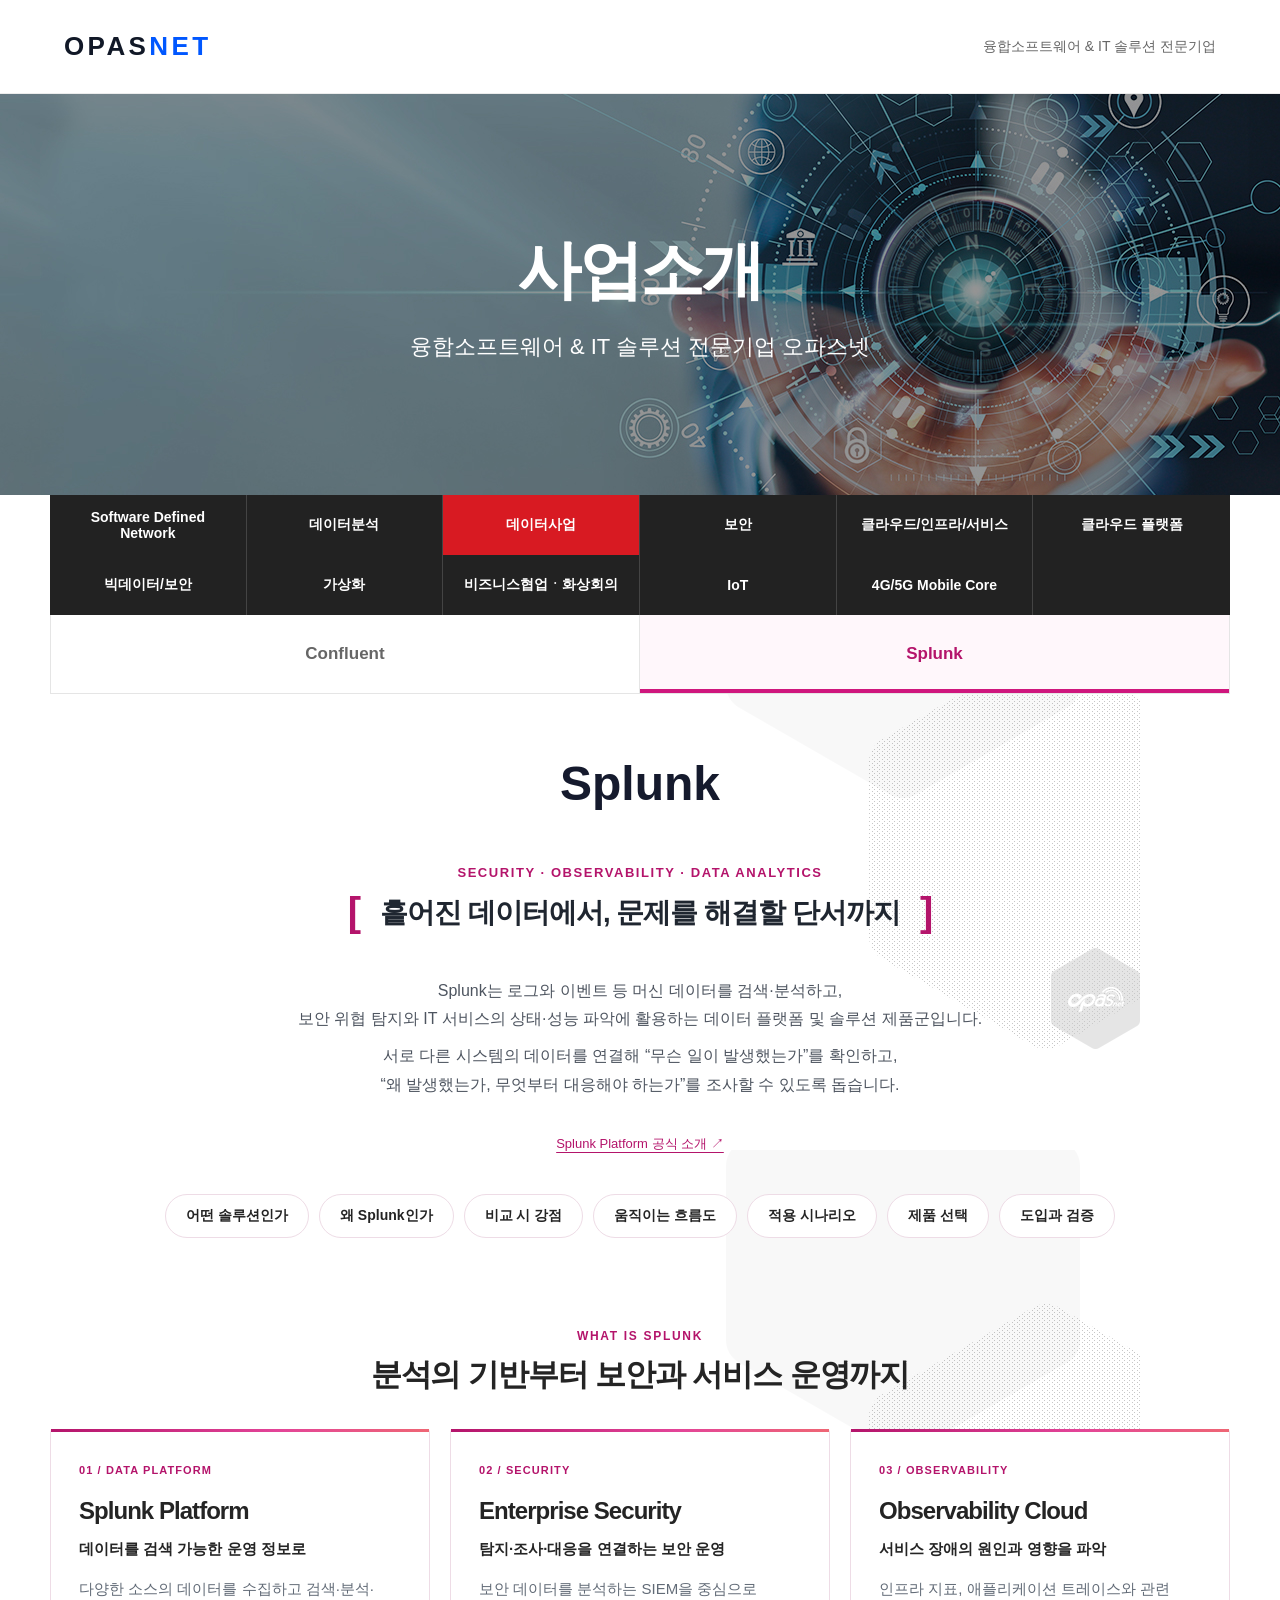
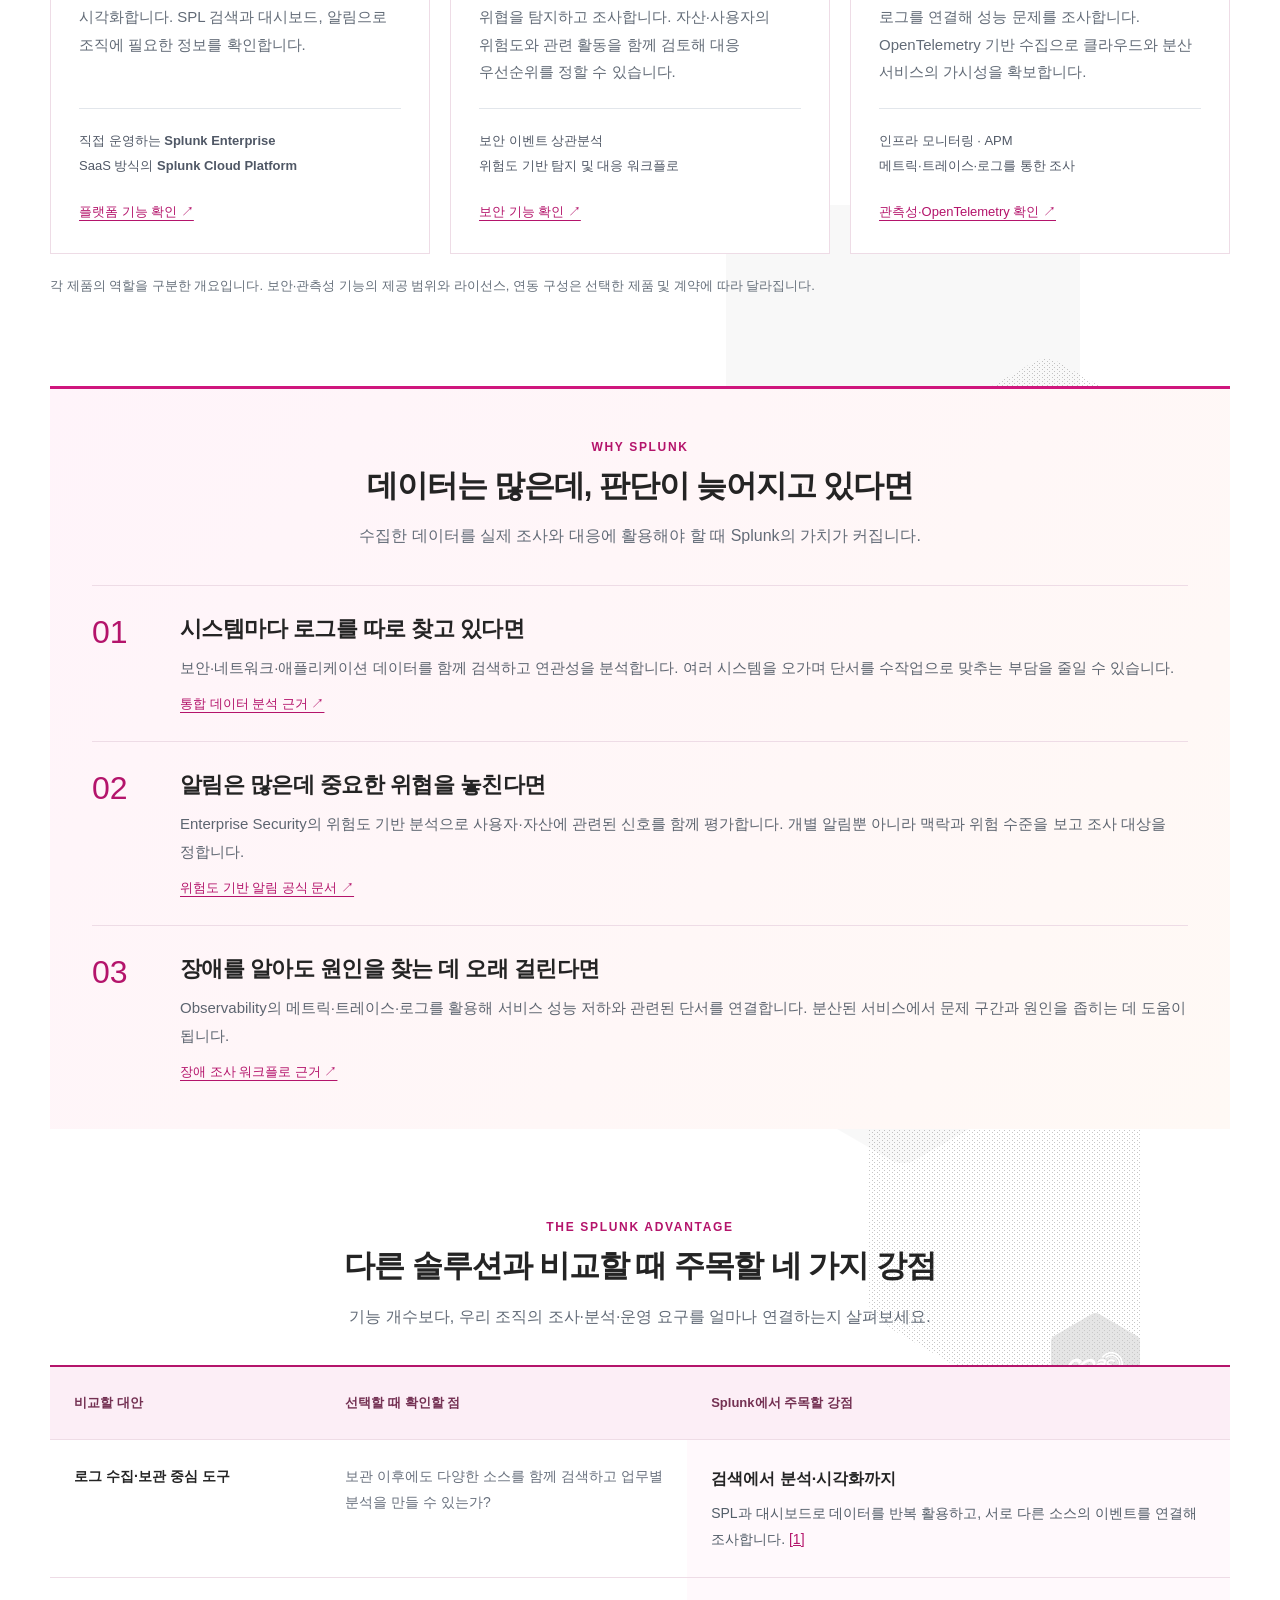
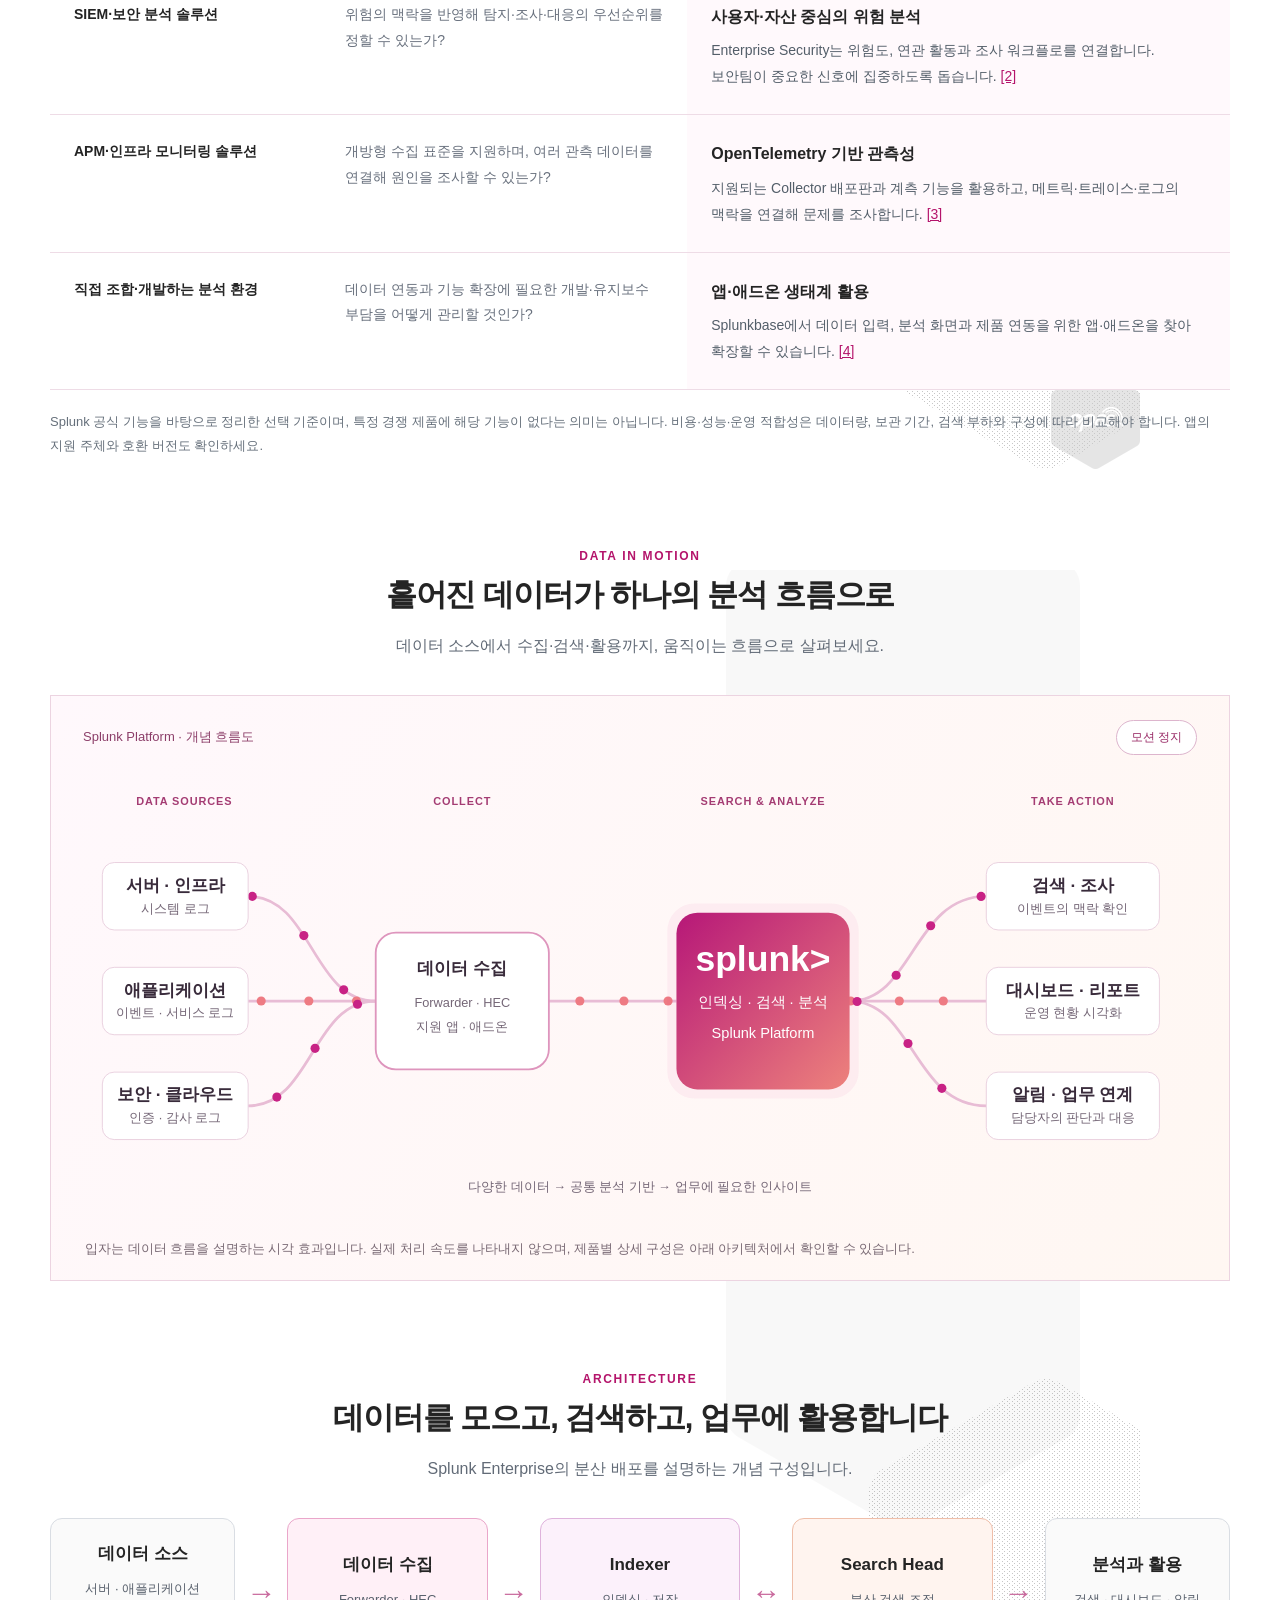
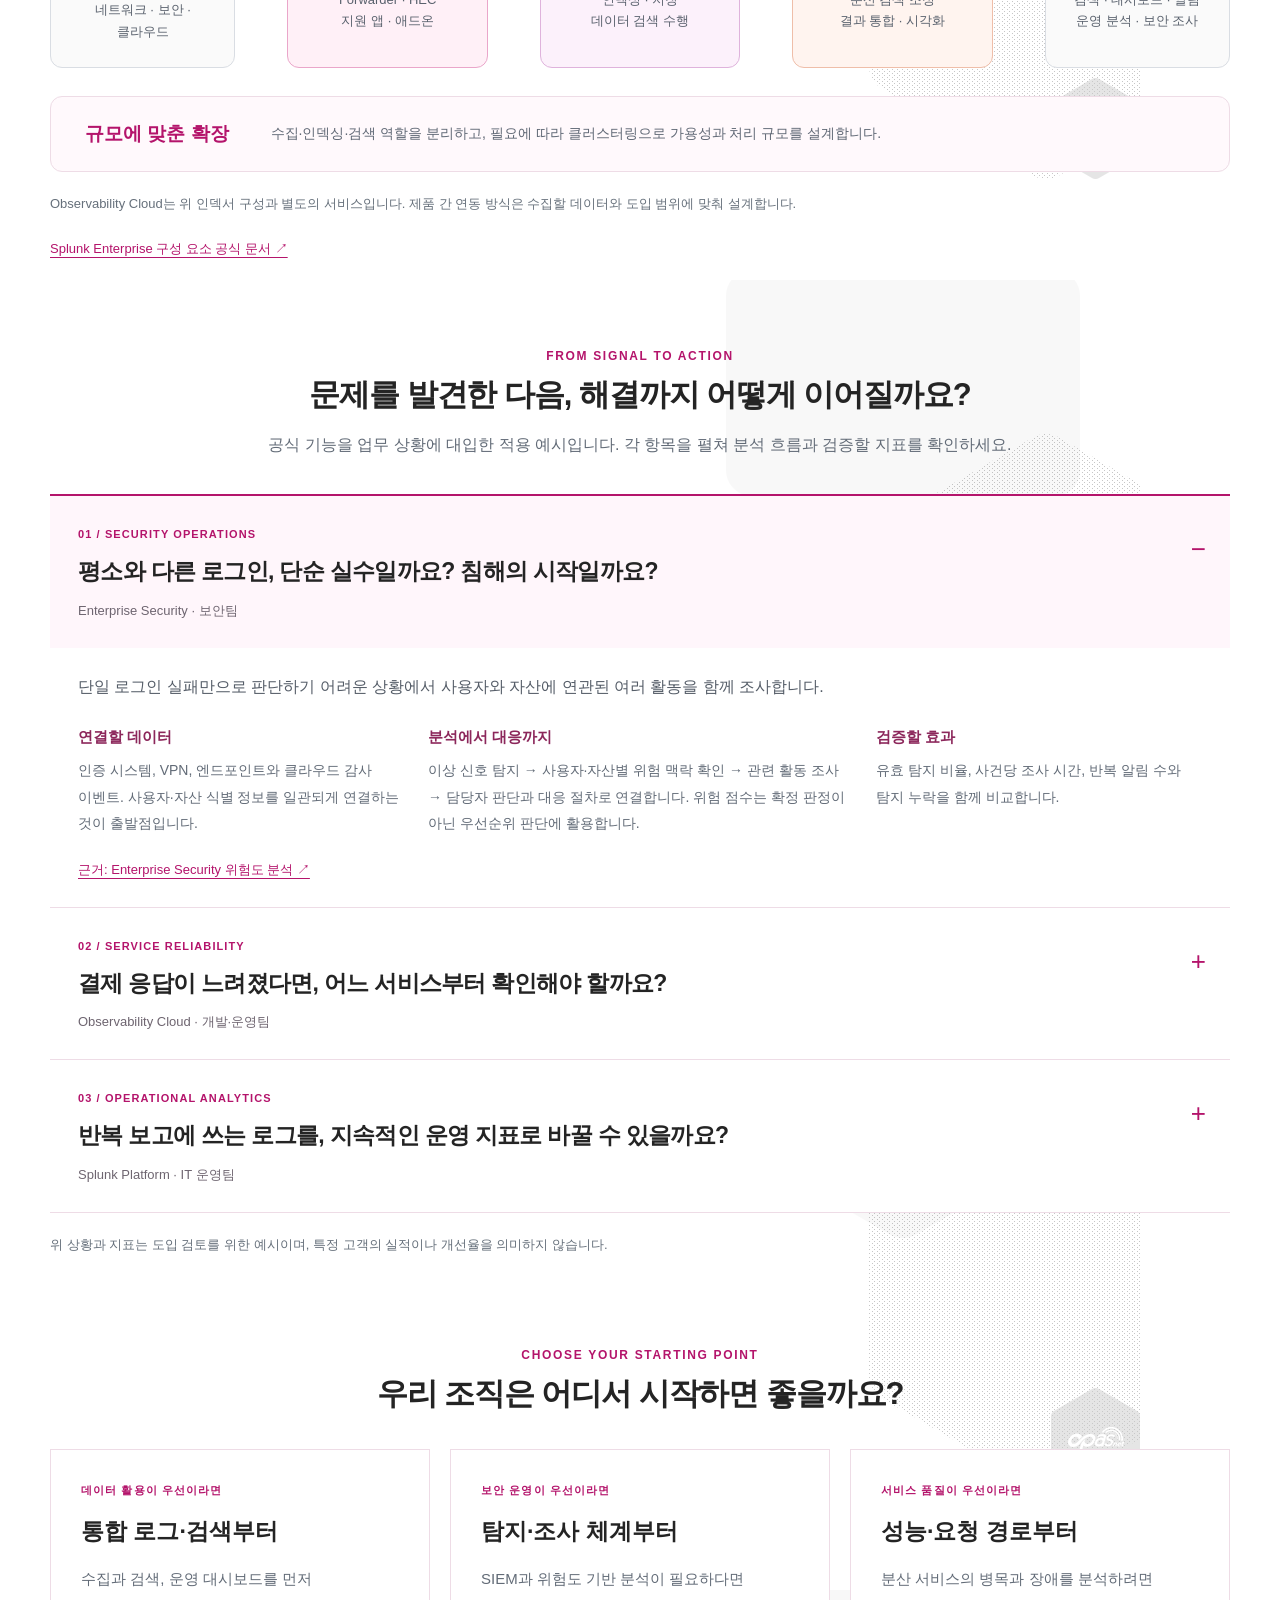
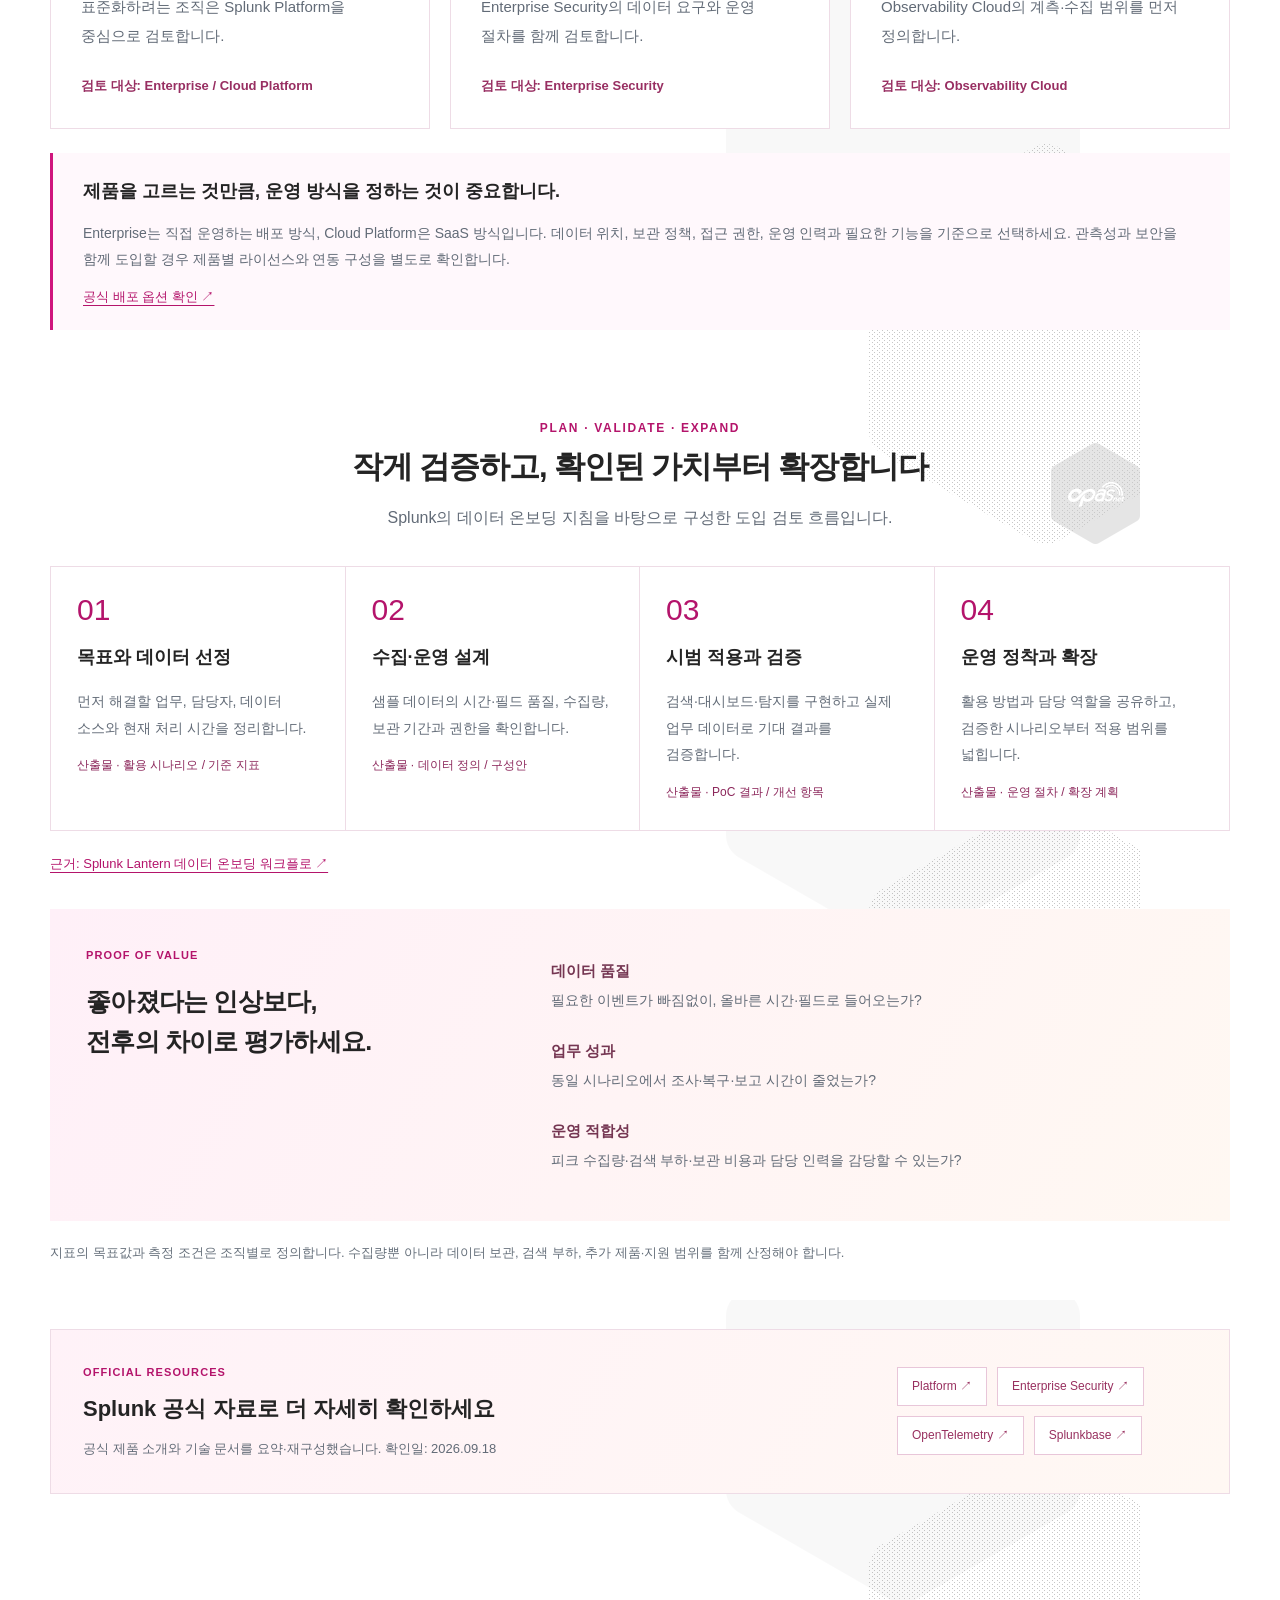
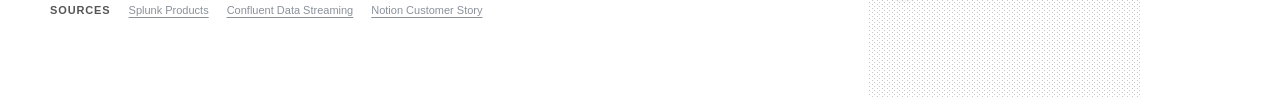
<file: 홈페이지/OPASNET-Splunk-최종본-20260922/03-콘텐츠고도화/Splunk-바로보기.html>
<!doctype html><html lang="ko"><head><meta charset="utf-8"><meta http-equiv="refresh" content="0;url=index.html#splunk-section"><title>Splunk 바로보기</title></head><body><a href="index.html#splunk-section">Splunk 화면 열기</a></body></html>
</file>
<file: 홈페이지/opasnet-splunk-confluent-laptop/css/solution-splunk-confluent.css>
.opas-sc,
.opas-sc * { box-sizing: border-box; }

[data-product-panel][hidden] { display: none !important; }

.opas-sc {
    --sc-red: #ed1c24;
    --sc-ink: #242424;
    --sc-muted: #68707d;
    --sc-line: #e2e6eb;
    --sc-blue: #1769e0;
    --sc-cyan: #16b9d4;
    --sc-purple: #6d4aff;
    --sc-soft: #f6f8fb;
    width: min(1180px, calc(100% - 40px));
    margin: 0 auto;
    color: var(--sc-ink);
    font-family: "Noto Sans KR", "NanumSquare", Arial, sans-serif;
    word-break: keep-all;
}

.opas-sc-page-title { margin-bottom: 22px; }
.opas-sc a { color: inherit; text-decoration: none; }
.opas-sc img { display: block; max-width: 100%; }
.opas-sc section { scroll-margin-top: 110px; }

.opas-sc-hero {
    position: relative;
    overflow: hidden;
    padding: 78px 70px 64px;
    border-top: 5px solid var(--sc-red);
    background:
        radial-gradient(circle at 83% 20%, rgba(108, 74, 255, .15), transparent 29%),
        radial-gradient(circle at 72% 72%, rgba(22, 185, 212, .14), transparent 33%),
        linear-gradient(135deg, #f8fbff 0%, #fff 58%, #f8f7ff 100%);
}

.opas-sc-hero::after {
    content: "";
    position: absolute;
    right: -80px;
    bottom: -145px;
    width: 440px;
    height: 440px;
    border: 44px solid rgba(23, 105, 224, .055);
    border-radius: 50%;
}

.opas-sc-eyebrow,
.opas-sc-kicker {
    margin: 0 0 12px;
    color: var(--sc-red);
    font-size: 13px;
    font-weight: 800;
    letter-spacing: .12em;
}

.opas-sc-hero h1 {
    position: relative;
    z-index: 1;
    max-width: 860px;
    margin: 0;
    font-size: clamp(34px, 4vw, 54px);
    line-height: 1.24;
    letter-spacing: -.045em;
}

.opas-sc-hero-copy {
    position: relative;
    z-index: 1;
    max-width: 930px;
    margin: 26px 0 0;
    color: #505866;
    font-size: 17px;
    line-height: 1.9;
}

.opas-sc-lockups {
    position: relative;
    z-index: 1;
    display: flex;
    align-items: center;
    gap: 22px;
    margin-top: 34px;
}

.opas-sc-lockup {
    display: inline-flex;
    align-items: center;
    min-height: 52px;
    padding: 0 22px;
    border: 1px solid #dce3ec;
    background: rgba(255,255,255,.86);
    box-shadow: 0 12px 28px rgba(27, 48, 78, .08);
}

.opas-sc-splunk { font-size: 28px; font-weight: 900; letter-spacing: -.04em; }
.opas-sc-splunk span { color: #65a637; }
.opas-sc-confluent { gap: 10px; font-size: 17px; font-weight: 800; letter-spacing: .08em; }
.opas-sc-confluent img { width: 30px; height: 30px; object-fit: contain; }
.opas-sc-plus { color: #9ba3af; font-size: 24px; font-weight: 300; }

.opas-sc-nav {
    position: sticky;
    top: 0;
    z-index: 15;
    display: flex;
    justify-content: center;
    gap: 0;
    margin: 0 0 84px;
    border-bottom: 1px solid var(--sc-line);
    background: rgba(255,255,255,.96);
    backdrop-filter: blur(8px);
}

.opas-sc-nav a {
    position: relative;
    padding: 20px 24px;
    color: #525b68;
    font-size: 15px;
    font-weight: 700;
}

.opas-sc-nav a:hover,
.opas-sc-nav a:focus-visible { color: var(--sc-red); }
.opas-sc-nav a:focus-visible { outline: 2px solid var(--sc-red); outline-offset: -4px; }

.opas-sc-product { padding: 0 0 110px; }
.opas-sc-confluent-section { padding-top: 0; border-top: 0; }

.opas-sc-product-head { text-align: center; }
.opas-sc-product-head h2 { margin: 0; font-size: 46px; line-height: 1.2; letter-spacing: -.04em; }
.opas-sc-lead { margin: 20px auto 0; font-size: 24px; font-weight: 700; line-height: 1.55; }

.opas-sc-sr-only {
    position: absolute !important;
    width: 1px !important;
    height: 1px !important;
    padding: 0 !important;
    margin: -1px !important;
    overflow: hidden !important;
    clip: rect(0, 0, 0, 0) !important;
    white-space: nowrap !important;
    border: 0 !important;
}

.opas-sc-bracket-lead {
    display: flex;
    align-items: center;
    justify-content: center;
    gap: 20px;
    max-width: 1040px;
    margin-top: 4px;
    color: #1f2630;
    font-size: clamp(21px, 2.15vw, 29px);
    font-weight: 800;
    letter-spacing: -.035em;
}

.opas-sc-bracket-lead::before,
.opas-sc-bracket-lead::after {
    color: var(--sc-red);
    font-size: 1.45em;
    font-weight: 900;
    line-height: 1;
}

.opas-sc-bracket-lead::before { content: "["; }
.opas-sc-bracket-lead::after { content: "]"; }

.opas-sc-intro {
    max-width: 940px;
    margin: 42px auto 0;
    text-align: center;
    color: #4e5560;
    font-size: 16px;
    line-height: 1.8;
}

.opas-sc-intro p { margin: 8px 0; }
.opas-sc-intro .opas-sc-emphasis { margin-top: 18px; color: var(--sc-ink); font-weight: 800; }

.opas-sc-block,
.opas-sc-architecture,
.opas-sc-use-table { margin-top: 88px; }

.opas-sc-section-title { margin-bottom: 34px; text-align: center; }
.opas-sc-section-title > span { color: var(--sc-red); font-size: 12px; font-weight: 800; letter-spacing: .14em; }
.opas-sc-section-title h3 { margin: 10px 0 0; font-size: 31px; line-height: 1.35; letter-spacing: -.035em; }

.opas-sc-flow {
    display: grid;
    grid-template-columns: 1fr auto 1.08fr auto 1.08fr auto 1.08fr auto 1fr;
    align-items: stretch;
    gap: 11px;
}

.opas-sc-flow-node {
    display: flex;
    min-height: 150px;
    padding: 24px 16px;
    flex-direction: column;
    align-items: center;
    justify-content: center;
    border: 1px solid #d9dde3;
    border-radius: 12px;
    background: #fafafa;
    text-align: center;
}

.opas-sc-flow-node strong { font-size: 17px; line-height: 1.35; }
.opas-sc-flow-node span { margin-top: 12px; color: #59616d; font-size: 13px; line-height: 1.65; }
.opas-sc-flow-node-red { border-color: #f1b9bd; background: #fff7f7; }
.opas-sc-flow-node-blue { border-color: #a9c8ec; background: #f4f9ff; }
.opas-sc-flow-node-green { border-color: #b9d4a6; background: #f7fbf4; }
.opas-sc-flow-arrow { display: grid; place-items: center; color: #bdc3ca; font-size: 30px; }

.opas-sc-control {
    display: flex;
    align-items: center;
    gap: 42px;
    margin-top: 28px;
    padding: 24px 34px;
    border: 1px solid #dfe3e8;
    border-radius: 12px;
    background: #fafafa;
}

.opas-sc-control strong { flex: 0 0 auto; color: var(--sc-red); font-size: 19px; }
.opas-sc-control span { color: #606875; font-size: 14px; }

.opas-sc-capabilities {
    display: grid;
    grid-template-columns: repeat(3, 1fr);
    margin: 0;
    padding: 0;
    border-top: 1px solid var(--sc-line);
    border-left: 1px solid var(--sc-line);
    list-style: none;
}

.opas-sc-capabilities li {
    min-height: 205px;
    padding: 30px 30px 26px;
    border-right: 1px solid var(--sc-line);
    border-bottom: 1px solid var(--sc-line);
}

.opas-sc-capabilities b { display: block; color: #63a52e; font-size: 14px; }
.opas-sc-capabilities strong { display: block; margin-top: 16px; font-size: 22px; line-height: 1.35; }
.opas-sc-capabilities span { display: block; margin-top: 22px; color: #6a7280; font-size: 15px; line-height: 1.65; }
.opas-sc-capabilities-purple b { color: var(--sc-purple); }

.opas-sc-capability-title {
    display: flex;
    align-items: center;
    gap: 13px;
    margin-top: 15px;
}

.opas-sc-capability-title strong {
    margin-top: 0;
}

.opas-sc-component-icon {
    display: inline-grid;
    flex: 0 0 42px;
    width: 42px;
    height: 42px;
    place-items: center;
    border: 1px solid rgba(109,74,255,.28);
    border-radius: 12px;
    background: linear-gradient(145deg, #f0f4ff, #eee9ff);
    box-shadow: 0 8px 18px rgba(71,77,190,.12);
    color: #6245f6;
    font-style: normal;
    font-size: 24px;
    font-weight: 900;
    line-height: 1;
}

.opas-sc-component-stream { color: #0578ef; background: linear-gradient(145deg, #e8f8ff, #e9efff); }
.opas-sc-component-connect { color: #6948f5; background: linear-gradient(145deg, #f4efff, #e8eeff); }
.opas-sc-component-flink { color: #e94072; background: linear-gradient(145deg, #fff0f6, #f4edff); }
.opas-sc-component-govern { color: #087bca; background: linear-gradient(145deg, #eafaff, #e9f2ff); }
.opas-sc-component-table { color: #563ee9; background: linear-gradient(145deg, #f3f0ff, #e9edff); }
.opas-sc-component-cloud { color: #00a7b7; background: linear-gradient(145deg, #e9fffd, #eaf4ff); font-size: 21px; }

.opas-sc-use-table { border-top: 2px solid #222; }
.opas-sc-use-row {
    display: grid;
    grid-template-columns: 76px 270px minmax(360px, 1fr) 245px;
    align-items: center;
    min-height: 86px;
    border-bottom: 1px solid var(--sc-line);
}

.opas-sc-use-row > * { padding: 18px 10px; }
.opas-sc-use-row b { color: var(--sc-purple); font-size: 15px; }
.opas-sc-use-row strong { font-size: 20px; line-height: 1.4; }
.opas-sc-use-row span { color: #626b77; font-size: 15px; }
.opas-sc-use-row em { font-style: normal; font-weight: 700; font-size: 15px; }
.opas-sc-use-head { min-height: 52px; border-top: 0; color: #59616c; font-size: 13px; font-weight: 800; }
.opas-sc-use-head span:first-child { color: var(--sc-red); }

.opas-sc-architecture {
    margin-right: 0;
    margin-left: 0;
    padding: 54px 45px 36px;
    border: 1px solid #e1e7ef;
    background: linear-gradient(180deg, #fbfdff 0%, #f7faff 100%);
}

.opas-sc-flow-visual {
    position: relative;
    width: min(100%, 1040px);
    margin: 0 auto;
    overflow: hidden;
}

.opas-sc-flow-visual > img { width: 100%; margin: 0 auto; }

.opas-sc-flow-visual > .opas-sc-flow-brand {
    position: absolute;
    z-index: 3;
    top: 50%;
    left: 40.2%;
    width: clamp(34px, 7.2%, 72px);
    height: auto;
    margin: 0;
    transform: translate(-50%, -50%);
    filter: drop-shadow(0 5px 10px rgba(40, 45, 80, .13));
}

.opas-sc-data-motion {
    position: absolute;
    z-index: 2;
    inset: 0;
    overflow: hidden;
    pointer-events: none;
    -webkit-mask-image: linear-gradient(90deg, transparent 2%, #000 10%, #000 92%, transparent 99%);
    mask-image: linear-gradient(90deg, transparent 2%, #000 10%, #000 92%, transparent 99%);
}

.opas-sc-data-motion::before {
    content: "";
    position: absolute;
    top: 24%;
    bottom: 18%;
    left: -18%;
    width: 22%;
    background: linear-gradient(90deg, transparent, rgba(42, 177, 255, .12), rgba(109, 74, 255, .2), transparent);
    filter: blur(9px);
    animation: opas-sc-stream-sweep 5.5s linear infinite;
}

.opas-sc-data-motion i {
    position: absolute;
    top: var(--lane);
    left: -5%;
    width: 9px;
    height: 9px;
    border: 2px solid rgba(255,255,255,.9);
    border-radius: 50%;
    background: #168df4;
    box-shadow: -13px 0 8px rgba(22,141,244,.65), -28px 0 12px rgba(109,74,255,.32), 0 0 12px rgba(22,185,212,.9);
    animation: opas-sc-data-flow var(--speed) linear var(--delay) infinite;
}

.opas-sc-data-motion i:nth-child(even) {
    background: #7650ff;
    box-shadow: -13px 0 8px rgba(118,80,255,.65), -28px 0 12px rgba(22,185,212,.32), 0 0 12px rgba(118,80,255,.9);
}

@keyframes opas-sc-data-flow {
    0% { left: -5%; opacity: 0; transform: scale(.65); }
    8% { opacity: 1; }
    48% { transform: scale(1.25); }
    92% { opacity: 1; }
    100% { left: 104%; opacity: 0; transform: scale(.72); }
}

@keyframes opas-sc-stream-sweep {
    from { left: -22%; }
    to { left: 108%; }
}
.opas-sc-architecture-caption {
    display: flex;
    align-items: center;
    justify-content: center;
    gap: 26px;
    margin-top: 8px;
}

.opas-sc-architecture-caption > span:not(.opas-sc-caption-arrow) {
    display: grid;
    grid-template-columns: 38px auto;
    grid-template-rows: auto auto;
    column-gap: 12px;
    align-items: center;
    min-width: 190px;
}

.opas-sc-architecture-caption .opas-sc-icon { grid-row: 1 / 3; }
.opas-sc-architecture-caption b { font-size: 14px; color: #183b70; }
.opas-sc-architecture-caption small { color: #6c7480; font-size: 11px; }
.opas-sc-caption-arrow { color: var(--sc-purple); font-size: 24px; font-weight: 800; }

.opas-sc-icon {
    position: relative;
    display: inline-grid;
    place-items: center;
    width: 38px;
    height: 38px;
    border: 1px solid #4e8cf4;
    border-radius: 50%;
    background: #fff;
    color: var(--sc-purple);
    font-style: normal;
    font-size: 23px;
    font-weight: 900;
}

.opas-sc-icon-db::before {
    content: "";
    width: 14px;
    height: 18px;
    border-radius: 7px / 4px;
    background: #2ea7ff;
    box-shadow: inset 0 4px 0 rgba(255,255,255,.48), inset 0 9px 0 rgba(255,255,255,.22);
}

.opas-sc-icon-cube::before {
    content: "";
    width: 15px;
    height: 15px;
    border-radius: 2px;
    background: linear-gradient(135deg, #92b7ff, #6172f3 65%);
    transform: rotate(30deg) skew(-8deg, -8deg);
}

.opas-sc-story {
    margin: 0 0 110px;
    padding: 68px 64px;
    border-top: 5px solid var(--sc-red);
    background: #f7f8fb;
}

.opas-sc-story-heading { max-width: 840px; }
.opas-sc-story-heading h2 { margin: 0; font-size: 36px; line-height: 1.35; letter-spacing: -.035em; }
.opas-sc-story-heading > p:last-child { margin: 18px 0 0; color: #5e6672; font-size: 16px; line-height: 1.7; }
.opas-sc-story-metrics { display: grid; grid-template-columns: repeat(3, 1fr); gap: 1px; margin-top: 42px; background: #dfe4ea; }
.opas-sc-story-metrics > div { min-height: 142px; padding: 30px; background: #fff; }
.opas-sc-story-metrics strong { display: block; color: var(--sc-purple); font-size: 28px; line-height: 1.2; }
.opas-sc-story-metrics span { display: block; margin-top: 14px; color: #555e6b; font-size: 14px; }
.opas-sc-story-flow { display: flex; align-items: center; justify-content: center; flex-wrap: wrap; gap: 14px; margin-top: 34px; padding: 22px; border: 1px solid #dfe4ea; background: #fff; }
.opas-sc-story-flow span { font-size: 14px; font-weight: 700; }
.opas-sc-story-flow i { color: var(--sc-purple); font-style: normal; font-size: 19px; }
.opas-sc-source { display: inline-block; margin-top: 24px; color: #315fba !important; font-size: 13px; text-decoration: underline !important; text-underline-offset: 4px; }

.opas-sc-cta {
    display: flex;
    align-items: center;
    justify-content: space-between;
    gap: 50px;
    margin-bottom: 46px;
    padding: 48px 54px;
    background: #1d2737;
    color: #fff;
}

.opas-sc-cta h2 { margin: 0; font-size: 29px; line-height: 1.4; }
.opas-sc-cta p:not(.opas-sc-kicker) { margin: 13px 0 0; color: #cfd6e0; font-size: 14px; line-height: 1.7; }
.opas-sc-cta a { flex: 0 0 auto; padding: 17px 25px; border: 1px solid rgba(255,255,255,.45); color: #fff; font-size: 14px; font-weight: 800; }
.opas-sc-cta a:hover,
.opas-sc-cta a:focus-visible { border-color: var(--sc-red); background: var(--sc-red); }

.opas-sc-sources { display: flex; flex-wrap: wrap; gap: 10px 18px; margin-bottom: 80px; color: #8a919b; font-size: 11px; }
.opas-sc-sources span { color: #555; font-weight: 800; text-transform: uppercase; letter-spacing: .08em; }
.opas-sc-sources a { text-decoration: underline; text-underline-offset: 3px; }

@media (max-width: 1024px) {
    .opas-sc-flow { grid-template-columns: 1fr; }
    .opas-sc-flow-arrow { transform: rotate(90deg); min-height: 20px; }
    .opas-sc-flow-node { min-height: 120px; }
    .opas-sc-use-row { grid-template-columns: 64px 220px minmax(270px, 1fr) 190px; }
}

@media (max-width: 820px) {
    .opas-sc { width: min(100% - 28px, 1180px); word-break: normal; }
    .opas-sc-hero { padding: 55px 32px 48px; }
    .opas-sc-hero-copy br { display: none; }
    .opas-sc-nav { justify-content: flex-start; overflow-x: auto; margin-bottom: 62px; }
    .opas-sc-nav a { flex: 0 0 auto; padding: 17px 18px; }
    .opas-sc-product { padding-bottom: 82px; }
    .opas-sc-confluent-section { padding-top: 0; }
    .opas-sc-capabilities { grid-template-columns: repeat(2, 1fr); }
    .opas-sc-use-row { grid-template-columns: 50px 1fr; padding: 16px 0; }
    .opas-sc-use-row > * { padding: 5px 12px; }
    .opas-sc-use-row > span,
    .opas-sc-use-row > em { grid-column: 2; }
    .opas-sc-use-head { display: none; }
    .opas-sc-architecture { padding: 42px 18px 30px; }
    .opas-sc-architecture-caption { flex-direction: column; gap: 13px; }
    .opas-sc-caption-arrow { transform: rotate(90deg); }
    .opas-sc-story { padding: 54px 32px; }
    .opas-sc-story-metrics { grid-template-columns: 1fr; }
    .opas-sc-cta { align-items: flex-start; flex-direction: column; padding: 40px 32px; }
}

@media (max-width: 560px) {
    .opas-sc-hero h1 { font-size: 34px; }
    .opas-sc-lockups { align-items: stretch; flex-direction: column; gap: 10px; }
    .opas-sc-lockup { justify-content: center; }
    .opas-sc-plus { display: none; }
    .opas-sc-product-head h2 { font-size: 38px; }
    .opas-sc-lead { font-size: 20px; }
    .opas-sc-bracket-lead { gap: 10px; font-size: 20px; }
    .opas-sc-section-title h3 { font-size: 26px; }
    .opas-sc-capabilities { grid-template-columns: 1fr; }
    .opas-sc-capabilities li { min-height: auto; }
    .opas-sc-control { align-items: flex-start; flex-direction: column; gap: 12px; }
    .opas-sc-story-heading h2 { font-size: 30px; }
}

@media print {
    .opas-sc-nav { position: static; }
    .opas-sc { width: 100%; }
    .opas-sc-product,
    .opas-sc-story { break-inside: avoid; }
}
</file>
<file: 홈페이지/OPASNET-Splunk-최종본-20260922/03-콘텐츠고도화/css/solution-splunk-confluent.css>
.opas-sc,
.opas-sc * { box-sizing: border-box; }

[data-product-panel][hidden] { display: none !important; }

.opas-sc {
    --sc-red: #ed1c24;
    --sc-ink: #242424;
    --sc-muted: #68707d;
    --sc-line: #e2e6eb;
    --sc-blue: #1769e0;
    --sc-cyan: #16b9d4;
    --sc-purple: #6d4aff;
    --sc-soft: #f6f8fb;
    width: min(1180px, calc(100% - 40px));
    margin: 0 auto;
    color: var(--sc-ink);
    font-family: "Noto Sans KR", "NanumSquare", Arial, sans-serif;
    word-break: keep-all;
}

.opas-sc-page-title { margin-bottom: 22px; }
.opas-sc a { color: inherit; text-decoration: none; }
.opas-sc img { display: block; max-width: 100%; }
.opas-sc section { scroll-margin-top: 110px; }

.opas-sc-hero {
    position: relative;
    overflow: hidden;
    padding: 78px 70px 64px;
    border-top: 5px solid var(--sc-red);
    background:
        radial-gradient(circle at 83% 20%, rgba(108, 74, 255, .15), transparent 29%),
        radial-gradient(circle at 72% 72%, rgba(22, 185, 212, .14), transparent 33%),
        linear-gradient(135deg, #f8fbff 0%, #fff 58%, #f8f7ff 100%);
}

.opas-sc-hero::after {
    content: "";
    position: absolute;
    right: -80px;
    bottom: -145px;
    width: 440px;
    height: 440px;
    border: 44px solid rgba(23, 105, 224, .055);
    border-radius: 50%;
}

.opas-sc-eyebrow,
.opas-sc-kicker {
    margin: 0 0 12px;
    color: var(--sc-red);
    font-size: 13px;
    font-weight: 800;
    letter-spacing: .12em;
}

.opas-sc-hero h1 {
    position: relative;
    z-index: 1;
    max-width: 860px;
    margin: 0;
    font-size: clamp(34px, 4vw, 54px);
    line-height: 1.24;
    letter-spacing: -.045em;
}

.opas-sc-hero-copy {
    position: relative;
    z-index: 1;
    max-width: 930px;
    margin: 26px 0 0;
    color: #505866;
    font-size: 17px;
    line-height: 1.9;
}

.opas-sc-lockups {
    position: relative;
    z-index: 1;
    display: flex;
    align-items: center;
    gap: 22px;
    margin-top: 34px;
}

.opas-sc-lockup {
    display: inline-flex;
    align-items: center;
    min-height: 52px;
    padding: 0 22px;
    border: 1px solid #dce3ec;
    background: rgba(255,255,255,.86);
    box-shadow: 0 12px 28px rgba(27, 48, 78, .08);
}

.opas-sc-splunk { font-size: 28px; font-weight: 900; letter-spacing: -.04em; }
.opas-sc-splunk span { color: #65a637; }
.opas-sc-confluent { gap: 10px; font-size: 17px; font-weight: 800; letter-spacing: .08em; }
.opas-sc-confluent img { width: 30px; height: 30px; object-fit: contain; }
.opas-sc-plus { color: #9ba3af; font-size: 24px; font-weight: 300; }

.opas-sc-nav {
    position: sticky;
    top: 0;
    z-index: 15;
    display: flex;
    justify-content: center;
    gap: 0;
    margin: 0 0 84px;
    border-bottom: 1px solid var(--sc-line);
    background: rgba(255,255,255,.96);
    backdrop-filter: blur(8px);
}

.opas-sc-nav a {
    position: relative;
    padding: 20px 24px;
    color: #525b68;
    font-size: 15px;
    font-weight: 700;
}

.opas-sc-nav a:hover,
.opas-sc-nav a:focus-visible { color: var(--sc-red); }
.opas-sc-nav a:focus-visible { outline: 2px solid var(--sc-red); outline-offset: -4px; }

.opas-sc-product { padding: 0 0 110px; }
.opas-sc-confluent-section { padding-top: 0; border-top: 0; }

.opas-sc-product-head { text-align: center; }
.opas-sc-product-head h2 { margin: 0; font-size: 46px; line-height: 1.2; letter-spacing: -.04em; }
.opas-sc-lead { margin: 20px auto 0; font-size: 24px; font-weight: 700; line-height: 1.55; }

.opas-sc-sr-only {
    position: absolute !important;
    width: 1px !important;
    height: 1px !important;
    padding: 0 !important;
    margin: -1px !important;
    overflow: hidden !important;
    clip: rect(0, 0, 0, 0) !important;
    white-space: nowrap !important;
    border: 0 !important;
}

.opas-sc-bracket-lead {
    display: flex;
    align-items: center;
    justify-content: center;
    gap: 20px;
    max-width: 1040px;
    margin-top: 4px;
    color: #1f2630;
    font-size: clamp(21px, 2.15vw, 29px);
    font-weight: 800;
    letter-spacing: -.035em;
}

.opas-sc-bracket-lead::before,
.opas-sc-bracket-lead::after {
    color: var(--sc-red);
    font-size: 1.45em;
    font-weight: 900;
    line-height: 1;
}

.opas-sc-bracket-lead::before { content: "["; }
.opas-sc-bracket-lead::after { content: "]"; }

.opas-sc-intro {
    max-width: 940px;
    margin: 42px auto 0;
    text-align: center;
    color: #4e5560;
    font-size: 16px;
    line-height: 1.8;
}

.opas-sc-intro p { margin: 8px 0; }
.opas-sc-intro .opas-sc-emphasis { margin-top: 18px; color: var(--sc-ink); font-weight: 800; }

.opas-sc-block,
.opas-sc-architecture,
.opas-sc-use-table { margin-top: 88px; }

.opas-sc-section-title { margin-bottom: 34px; text-align: center; }
.opas-sc-section-title > span { color: var(--sc-red); font-size: 12px; font-weight: 800; letter-spacing: .14em; }
.opas-sc-section-title h3 { margin: 10px 0 0; font-size: 31px; line-height: 1.35; letter-spacing: -.035em; }

.opas-sc-flow {
    display: grid;
    grid-template-columns: 1fr auto 1.08fr auto 1.08fr auto 1.08fr auto 1fr;
    align-items: stretch;
    gap: 11px;
}

.opas-sc-flow-node {
    display: flex;
    min-height: 150px;
    padding: 24px 16px;
    flex-direction: column;
    align-items: center;
    justify-content: center;
    border: 1px solid #d9dde3;
    border-radius: 12px;
    background: #fafafa;
    text-align: center;
}

.opas-sc-flow-node strong { font-size: 17px; line-height: 1.35; }
.opas-sc-flow-node span { margin-top: 12px; color: #59616d; font-size: 13px; line-height: 1.65; }
.opas-sc-flow-node-red { border-color: #f1b9bd; background: #fff7f7; }
.opas-sc-flow-node-blue { border-color: #a9c8ec; background: #f4f9ff; }
.opas-sc-flow-node-green { border-color: #b9d4a6; background: #f7fbf4; }
.opas-sc-flow-arrow { display: grid; place-items: center; color: #bdc3ca; font-size: 30px; }

.opas-sc-control {
    display: flex;
    align-items: center;
    gap: 42px;
    margin-top: 28px;
    padding: 24px 34px;
    border: 1px solid #dfe3e8;
    border-radius: 12px;
    background: #fafafa;
}

.opas-sc-control strong { flex: 0 0 auto; color: var(--sc-red); font-size: 19px; }
.opas-sc-control span { color: #606875; font-size: 14px; }

.opas-sc-capabilities {
    display: grid;
    grid-template-columns: repeat(3, 1fr);
    margin: 0;
    padding: 0;
    border-top: 1px solid var(--sc-line);
    border-left: 1px solid var(--sc-line);
    list-style: none;
}

.opas-sc-capabilities li {
    min-height: 205px;
    padding: 30px 30px 26px;
    border-right: 1px solid var(--sc-line);
    border-bottom: 1px solid var(--sc-line);
}

.opas-sc-capabilities b { display: block; color: #63a52e; font-size: 14px; }
.opas-sc-capabilities strong { display: block; margin-top: 16px; font-size: 22px; line-height: 1.35; }
.opas-sc-capabilities span { display: block; margin-top: 22px; color: #6a7280; font-size: 15px; line-height: 1.65; }
.opas-sc-capabilities-purple b { color: var(--sc-purple); }

.opas-sc-capability-title {
    display: flex;
    align-items: center;
    gap: 13px;
    margin-top: 15px;
}

.opas-sc-capability-title strong {
    margin-top: 0;
}

.opas-sc-component-icon {
    display: inline-grid;
    flex: 0 0 42px;
    width: 42px;
    height: 42px;
    place-items: center;
    border: 1px solid rgba(109,74,255,.28);
    border-radius: 12px;
    background: linear-gradient(145deg, #f0f4ff, #eee9ff);
    box-shadow: 0 8px 18px rgba(71,77,190,.12);
    color: #6245f6;
    font-style: normal;
    font-size: 24px;
    font-weight: 900;
    line-height: 1;
}

.opas-sc-component-stream { color: #0578ef; background: linear-gradient(145deg, #e8f8ff, #e9efff); }
.opas-sc-component-connect { color: #6948f5; background: linear-gradient(145deg, #f4efff, #e8eeff); }
.opas-sc-component-flink { color: #e94072; background: linear-gradient(145deg, #fff0f6, #f4edff); }
.opas-sc-component-govern { color: #087bca; background: linear-gradient(145deg, #eafaff, #e9f2ff); }
.opas-sc-component-table { color: #563ee9; background: linear-gradient(145deg, #f3f0ff, #e9edff); }
.opas-sc-component-cloud { color: #00a7b7; background: linear-gradient(145deg, #e9fffd, #eaf4ff); font-size: 21px; }

.opas-sc-use-table { border-top: 2px solid #222; }
.opas-sc-use-row {
    display: grid;
    grid-template-columns: 76px 270px minmax(360px, 1fr) 245px;
    align-items: center;
    min-height: 86px;
    border-bottom: 1px solid var(--sc-line);
}

.opas-sc-use-row > * { padding: 18px 10px; }
.opas-sc-use-row b { color: var(--sc-purple); font-size: 15px; }
.opas-sc-use-row strong { font-size: 20px; line-height: 1.4; }
.opas-sc-use-row span { color: #626b77; font-size: 15px; }
.opas-sc-use-row em { font-style: normal; font-weight: 700; font-size: 15px; }
.opas-sc-use-head { min-height: 52px; border-top: 0; color: #59616c; font-size: 13px; font-weight: 800; }
.opas-sc-use-head span:first-child { color: var(--sc-red); }

.opas-sc-architecture {
    margin-right: 0;
    margin-left: 0;
    padding: 54px 45px 36px;
    border: 1px solid #e1e7ef;
    background: linear-gradient(180deg, #fbfdff 0%, #f7faff 100%);
}

.opas-sc-flow-visual {
    position: relative;
    width: min(100%, 1040px);
    margin: 0 auto;
    overflow: hidden;
}

.opas-sc-flow-visual > img { width: 100%; margin: 0 auto; }

.opas-sc-flow-visual > .opas-sc-flow-brand {
    position: absolute;
    z-index: 3;
    top: 50%;
    left: 40.2%;
    width: clamp(34px, 7.2%, 72px);
    height: auto;
    margin: 0;
    transform: translate(-50%, -50%);
    filter: drop-shadow(0 5px 10px rgba(40, 45, 80, .13));
}

.opas-sc-data-motion {
    position: absolute;
    z-index: 2;
    inset: 0;
    overflow: hidden;
    pointer-events: none;
    -webkit-mask-image: linear-gradient(90deg, transparent 2%, #000 10%, #000 92%, transparent 99%);
    mask-image: linear-gradient(90deg, transparent 2%, #000 10%, #000 92%, transparent 99%);
}

.opas-sc-data-motion::before {
    content: "";
    position: absolute;
    top: 24%;
    bottom: 18%;
    left: -18%;
    width: 22%;
    background: linear-gradient(90deg, transparent, rgba(42, 177, 255, .12), rgba(109, 74, 255, .2), transparent);
    filter: blur(9px);
    animation: opas-sc-stream-sweep 5.5s linear infinite;
}

.opas-sc-data-motion i {
    position: absolute;
    top: var(--lane);
    left: -5%;
    width: 9px;
    height: 9px;
    border: 2px solid rgba(255,255,255,.9);
    border-radius: 50%;
    background: #168df4;
    box-shadow: -13px 0 8px rgba(22,141,244,.65), -28px 0 12px rgba(109,74,255,.32), 0 0 12px rgba(22,185,212,.9);
    animation: opas-sc-data-flow var(--speed) linear var(--delay) infinite;
}

.opas-sc-data-motion i:nth-child(even) {
    background: #7650ff;
    box-shadow: -13px 0 8px rgba(118,80,255,.65), -28px 0 12px rgba(22,185,212,.32), 0 0 12px rgba(118,80,255,.9);
}

@keyframes opas-sc-data-flow {
    0% { left: -5%; opacity: 0; transform: scale(.65); }
    8% { opacity: 1; }
    48% { transform: scale(1.25); }
    92% { opacity: 1; }
    100% { left: 104%; opacity: 0; transform: scale(.72); }
}

@keyframes opas-sc-stream-sweep {
    from { left: -22%; }
    to { left: 108%; }
}
.opas-sc-architecture-caption {
    display: flex;
    align-items: center;
    justify-content: center;
    gap: 26px;
    margin-top: 8px;
}

.opas-sc-architecture-caption > span:not(.opas-sc-caption-arrow) {
    display: grid;
    grid-template-columns: 38px auto;
    grid-template-rows: auto auto;
    column-gap: 12px;
    align-items: center;
    min-width: 190px;
}

.opas-sc-architecture-caption .opas-sc-icon { grid-row: 1 / 3; }
.opas-sc-architecture-caption b { font-size: 14px; color: #183b70; }
.opas-sc-architecture-caption small { color: #6c7480; font-size: 11px; }
.opas-sc-caption-arrow { color: var(--sc-purple); font-size: 24px; font-weight: 800; }

.opas-sc-icon {
    position: relative;
    display: inline-grid;
    place-items: center;
    width: 38px;
    height: 38px;
    border: 1px solid #4e8cf4;
    border-radius: 50%;
    background: #fff;
    color: var(--sc-purple);
    font-style: normal;
    font-size: 23px;
    font-weight: 900;
}

.opas-sc-icon-db::before {
    content: "";
    width: 14px;
    height: 18px;
    border-radius: 7px / 4px;
    background: #2ea7ff;
    box-shadow: inset 0 4px 0 rgba(255,255,255,.48), inset 0 9px 0 rgba(255,255,255,.22);
}

.opas-sc-icon-cube::before {
    content: "";
    width: 15px;
    height: 15px;
    border-radius: 2px;
    background: linear-gradient(135deg, #92b7ff, #6172f3 65%);
    transform: rotate(30deg) skew(-8deg, -8deg);
}

.opas-sc-story {
    margin: 0 0 110px;
    padding: 68px 64px;
    border-top: 5px solid var(--sc-red);
    background: #f7f8fb;
}

.opas-sc-story-heading { max-width: 840px; }
.opas-sc-story-heading h2 { margin: 0; font-size: 36px; line-height: 1.35; letter-spacing: -.035em; }
.opas-sc-story-heading > p:last-child { margin: 18px 0 0; color: #5e6672; font-size: 16px; line-height: 1.7; }
.opas-sc-story-metrics { display: grid; grid-template-columns: repeat(3, 1fr); gap: 1px; margin-top: 42px; background: #dfe4ea; }
.opas-sc-story-metrics > div { min-height: 142px; padding: 30px; background: #fff; }
.opas-sc-story-metrics strong { display: block; color: var(--sc-purple); font-size: 28px; line-height: 1.2; }
.opas-sc-story-metrics span { display: block; margin-top: 14px; color: #555e6b; font-size: 14px; }
.opas-sc-story-flow { display: flex; align-items: center; justify-content: center; flex-wrap: wrap; gap: 14px; margin-top: 34px; padding: 22px; border: 1px solid #dfe4ea; background: #fff; }
.opas-sc-story-flow span { font-size: 14px; font-weight: 700; }
.opas-sc-story-flow i { color: var(--sc-purple); font-style: normal; font-size: 19px; }
.opas-sc-source { display: inline-block; margin-top: 24px; color: #315fba !important; font-size: 13px; text-decoration: underline !important; text-underline-offset: 4px; }

.opas-sc-cta {
    display: flex;
    align-items: center;
    justify-content: space-between;
    gap: 50px;
    margin-bottom: 46px;
    padding: 48px 54px;
    background: #1d2737;
    color: #fff;
}

.opas-sc-cta h2 { margin: 0; font-size: 29px; line-height: 1.4; }
.opas-sc-cta p:not(.opas-sc-kicker) { margin: 13px 0 0; color: #cfd6e0; font-size: 14px; line-height: 1.7; }
.opas-sc-cta a { flex: 0 0 auto; padding: 17px 25px; border: 1px solid rgba(255,255,255,.45); color: #fff; font-size: 14px; font-weight: 800; }
.opas-sc-cta a:hover,
.opas-sc-cta a:focus-visible { border-color: var(--sc-red); background: var(--sc-red); }

.opas-sc-sources { display: flex; flex-wrap: wrap; gap: 10px 18px; margin-bottom: 80px; color: #8a919b; font-size: 11px; }
.opas-sc-sources span { color: #555; font-weight: 800; text-transform: uppercase; letter-spacing: .08em; }
.opas-sc-sources a { text-decoration: underline; text-underline-offset: 3px; }

@media (max-width: 1024px) {
    .opas-sc-flow { grid-template-columns: 1fr; }
    .opas-sc-flow-arrow { transform: rotate(90deg); min-height: 20px; }
    .opas-sc-flow-node { min-height: 120px; }
    .opas-sc-use-row { grid-template-columns: 64px 220px minmax(270px, 1fr) 190px; }
}

@media (max-width: 820px) {
    .opas-sc { width: min(100% - 28px, 1180px); word-break: normal; }
    .opas-sc-hero { padding: 55px 32px 48px; }
    .opas-sc-hero-copy br { display: none; }
    .opas-sc-nav { justify-content: flex-start; overflow-x: auto; margin-bottom: 62px; }
    .opas-sc-nav a { flex: 0 0 auto; padding: 17px 18px; }
    .opas-sc-product { padding-bottom: 82px; }
    .opas-sc-confluent-section { padding-top: 0; }
    .opas-sc-capabilities { grid-template-columns: repeat(2, 1fr); }
    .opas-sc-use-row { grid-template-columns: 50px 1fr; padding: 16px 0; }
    .opas-sc-use-row > * { padding: 5px 12px; }
    .opas-sc-use-row > span,
    .opas-sc-use-row > em { grid-column: 2; }
    .opas-sc-use-head { display: none; }
    .opas-sc-architecture { padding: 42px 18px 30px; }
    .opas-sc-architecture-caption { flex-direction: column; gap: 13px; }
    .opas-sc-caption-arrow { transform: rotate(90deg); }
    .opas-sc-story { padding: 54px 32px; }
    .opas-sc-story-metrics { grid-template-columns: 1fr; }
    .opas-sc-cta { align-items: flex-start; flex-direction: column; padding: 40px 32px; }
}

@media (max-width: 560px) {
    .opas-sc-hero h1 { font-size: 34px; }
    .opas-sc-lockups { align-items: stretch; flex-direction: column; gap: 10px; }
    .opas-sc-lockup { justify-content: center; }
    .opas-sc-plus { display: none; }
    .opas-sc-product-head h2 { font-size: 38px; }
    .opas-sc-lead { font-size: 20px; }
    .opas-sc-bracket-lead { gap: 10px; font-size: 20px; }
    .opas-sc-section-title h3 { font-size: 26px; }
    .opas-sc-capabilities { grid-template-columns: 1fr; }
    .opas-sc-capabilities li { min-height: auto; }
    .opas-sc-control { align-items: flex-start; flex-direction: column; gap: 12px; }
    .opas-sc-story-heading h2 { font-size: 30px; }
}

@media print {
    .opas-sc-nav { position: static; }
    .opas-sc { width: 100%; }
    .opas-sc-product,
    .opas-sc-story { break-inside: avoid; }
}

/* Splunk official-content expansion — 2026-09-18 */
.splunk-jump { display:flex; flex-wrap:wrap; justify-content:center; gap:10px; margin:36px 0 0; }
.splunk-jump a { padding:12px 20px; border:1px solid #dedfe4; border-radius:30px; font-size:14px; font-weight:700; background:#fff; }
.splunk-jump a:hover { color:#b51c27; border-color:#b51c27; background:#fff7f7; }
.opas-sc-section-title > p { max-width:780px; margin:16px auto 0; font-size:16px; line-height:1.8; color:#626b77; }
.splunk-product-grid { display:grid; grid-template-columns:repeat(3,minmax(0,1fr)); gap:20px; }
.splunk-product-card { display:flex; flex-direction:column; padding:32px 28px; border:1px solid var(--sc-line); border-top:3px solid #d81a22; background:#fff; }
.splunk-product-card:nth-child(2) { border-top-color:#1769e0; }
.splunk-product-card:nth-child(3) { border-top-color:#598c2a; }
.splunk-card-label { color:#a9222b; font-size:11px; font-weight:800; letter-spacing:.1em; }
.splunk-product-card h4 { margin:21px 0 10px; font-size:24px; letter-spacing:-.04em; overflow-wrap:anywhere; }
.splunk-product-card p { color:#626b77; font-size:15px; line-height:1.85; margin:12px 0 22px; }
.splunk-product-card .splunk-card-subtitle { font-size:15px; color:#242424; font-weight:700; margin:0; }
.splunk-card-foot { margin-top:auto; padding-top:20px; border-top:1px solid var(--sc-line); color:#505866; font-size:13px; line-height:1.9; }
.splunk-note { margin:20px 0 0; color:#66707b; font-size:13px; line-height:1.85; }
.splunk-why { padding:48px 42px; background:#f7f8fa; border-top:3px solid #d81a22; }
.splunk-reasons { display:grid; gap:0; }
.splunk-reasons article { display:grid; grid-template-columns:64px minmax(0,1fr); gap:24px; padding:28px 0; border-top:1px solid #dce1e6; }
.splunk-reasons article:last-child { padding-bottom:0; }
.splunk-reasons article > b { color:#c6222d; font-size:32px; font-weight:400; }
.splunk-reasons h4 { margin:0 0 10px; font-size:22px; letter-spacing:-.025em; }
.splunk-reasons p { margin:0; color:#5d6570; font-size:15px; line-height:1.9; }
.splunk-reasons .opas-sc-source { margin-top:12px; }
.splunk-comparison-wrap { overflow-x:auto; border-top:2px solid #202635; }
.splunk-comparison { border-collapse:collapse; width:100%; min-width:670px; text-align:left; font-size:14px; line-height:1.85; }
.splunk-comparison th, .splunk-comparison td { padding:24px; border-bottom:1px solid #dfe3e8; vertical-align:top; }
.splunk-comparison thead th { background:#f5f6f8; color:#525b68; font-size:13px; }
.splunk-comparison th:first-child { width:23%; }
.splunk-comparison td:nth-child(2) { width:31%; color:#68707d; }
.splunk-comparison td:last-child { background:#fcfcfa; color:#535e69; }
.splunk-comparison strong { display:block; color:#242424; margin-bottom:7px; font-size:16px; }
.splunk-comparison a { color:#255ea1; text-decoration:underline; }
.splunk-official { display:flex; gap:30px; align-items:center; justify-content:space-between; margin-top:64px; padding:32px; background:#f5f7fa; border:1px solid #e2e6eb; }
.splunk-official h3 { margin:12px 0; font-size:22px; line-height:1.5; }
.splunk-official p { margin:0; color:#626b77; font-size:13px; line-height:1.8; }
.splunk-source-links { display:flex; flex-wrap:wrap; gap:10px; max-width:300px; flex-shrink:0; }
.splunk-source-links a { padding:10px 14px; border:1px solid #d9dee5; background:white; font-size:12px; }
#splunk-section a:focus-visible, .splunk-comparison-wrap:focus-visible { outline:3px solid #1769e0; outline-offset:4px; }
@media (max-width:1100px) { .opas-sc-use-row { grid-template-columns:50px 1fr 1.5fr 1fr; } }
@media (max-width:900px) { .splunk-product-grid { grid-template-columns:1fr; } .splunk-product-card { padding:28px; } .splunk-official { flex-direction:column; align-items:flex-start; } .splunk-source-links { max-width:none; } }
@media (max-width:820px) { .opas-sc-use-row { grid-template-columns:50px 1fr; } }
@media (max-width:560px) { .splunk-why { padding:32px 20px; } .splunk-reasons article { grid-template-columns:32px minmax(0,1fr); gap:12px; } .splunk-reasons article > b { font-size:24px; } .splunk-reasons h4 { font-size:19px; } .splunk-jump a { padding:10px 14px; font-size:12px; } .splunk-official { padding:24px; } .splunk-comparison th, .splunk-comparison td { padding:18px; } }
@media (prefers-reduced-motion:reduce) { html { scroll-behavior:auto; } .opas-sc-data-motion::before, .opas-sc-data-motion i { animation:none; } }

/* Splunk-inspired magenta / coral palette; scoped to the Splunk product. */
#splunk-section {
    --sc-red: #b4146b;
    --splunk-pink: #cf167d;
    --splunk-magenta: #b4146b;
    --splunk-coral: #f47763;
    --splunk-line: #eedce6;
}
.opas-product-tabs #tab-splunk[aria-selected="true"] { color:#b4146b; box-shadow:inset 0 -4px #cf167d; background:#fff7fb; }
#splunk-section .splunk-card-label,
#splunk-section .splunk-reasons article > b,
#splunk-section .opas-sc-capabilities b { color:var(--splunk-magenta); }
#splunk-section .splunk-product-card { border-color:var(--splunk-line); border-top:3px solid transparent; background:linear-gradient(#fff,#fff) padding-box,linear-gradient(100deg,#b4146b,#e34498,#f47763) border-box; }
#splunk-section .splunk-jump a { border-color:var(--splunk-line); }
#splunk-section .splunk-jump a:hover { color:var(--splunk-magenta); border-color:var(--splunk-pink); background:#fff2f8; }
#splunk-section .splunk-why { border-top-color:var(--splunk-pink); background:linear-gradient(125deg,#fff4fa,#fff9f5); }
#splunk-section .splunk-reasons article { border-color:var(--splunk-line); }
#splunk-section .opas-sc-source { color:var(--splunk-magenta) !important; }
#splunk-section .splunk-comparison-wrap { border-top-color:var(--splunk-magenta); }
#splunk-section .splunk-comparison thead th { background:#fceef6; color:#743153; }
#splunk-section .splunk-comparison td:last-child { background:#fff9fc; }
#splunk-section .splunk-comparison a { color:var(--splunk-magenta); }
#splunk-section .splunk-comparison th,
#splunk-section .splunk-comparison td { border-bottom-color:var(--splunk-line); }
#splunk-section .opas-sc-flow-node-red { background:#fff0f7; border-color:#eaa6ca; }
#splunk-section .opas-sc-flow-node-blue { background:#fcf1fb; border-color:#dfb3dc; }
#splunk-section .opas-sc-flow-node-green { background:#fff4ef; border-color:#efbea9; }
#splunk-section .opas-sc-flow-arrow { color:#c96b9e; }
#splunk-section .opas-sc-control { background:#fff9fc; border-color:var(--splunk-line); }
#splunk-section .splunk-official { background:linear-gradient(120deg,#fff2f8,#fff8f3); border-color:var(--splunk-line); }
#splunk-section .splunk-source-links a { border-color:#e8c6d9; color:#98305f; }
#splunk-section .splunk-source-links a:hover { background:#fce5f2; }
#splunk-section a:focus-visible,
#splunk-section .splunk-comparison-wrap:focus-visible { outline-color:var(--splunk-magenta); }

/* Deeper solution narratives and adoption guidance. */
#splunk-section .splunk-scenario-list { border-top:2px solid var(--splunk-magenta); }
#splunk-section details { border-bottom:1px solid var(--splunk-line); background:#fff; }
#splunk-section summary { cursor:pointer; position:relative; padding:28px 54px 28px 28px; list-style:none; }
#splunk-section summary::-webkit-details-marker { display:none; }
#splunk-section summary::after { content:'+'; position:absolute; right:24px; top:38px; font-size:26px; color:var(--splunk-magenta); }
#splunk-section details[open] summary::after { content:'−'; }
#splunk-section summary:hover, #splunk-section details[open] summary { background:#fff6fb; }
#splunk-section summary:focus-visible { outline:3px solid var(--splunk-magenta); outline-offset:-3px; }
#splunk-section summary strong { display:block; margin:12px 0; font-size:23px; line-height:1.5; letter-spacing:-.03em; }
#splunk-section .splunk-summary-hint { color:#6e6570; font-size:13px; }
#splunk-section .splunk-scenario-body { padding:0 28px 28px; }
#splunk-section .splunk-scenario-body > p { padding-top:24px; margin-top:0; color:#555d68; line-height:1.9; }
#splunk-section .splunk-scenario-grid { display:grid; grid-template-columns:1fr 1.3fr 1fr; gap:24px; }
#splunk-section .splunk-scenario-grid h4 { color:#8c275b; margin:10px 0; font-size:15px; }
#splunk-section .splunk-scenario-grid p { margin:0; font-size:14px; line-height:1.9; color:#626b77; }
#splunk-section .splunk-selection-grid { display:grid; grid-template-columns:repeat(3,minmax(0,1fr)); gap:20px; }
#splunk-section .splunk-selection-grid article { padding:30px; border:1px solid var(--splunk-line); background:#fff; }
#splunk-section .splunk-selection-grid h4 { font-size:23px; margin:18px 0; }
#splunk-section .splunk-selection-grid p { font-size:15px; color:#626b77; line-height:1.9; }
#splunk-section .splunk-selection-grid strong { display:block; margin-top:24px; font-size:13px; line-height:1.8; color:#982f62; }
#splunk-section .splunk-decision-note { border-left:3px solid #cf167d; background:#fff8fc; padding:24px 30px; margin-top:24px; }
#splunk-section .splunk-decision-note h4 { margin:0; font-size:18px; line-height:1.6; }
#splunk-section .splunk-decision-note p { font-size:14px; line-height:1.9; color:#626b77; }
#splunk-section .splunk-decision-note a { margin-top:0; }
#splunk-section .splunk-adoption-steps { display:grid; grid-template-columns:repeat(4,minmax(0,1fr)); gap:0; list-style:none; padding:0; margin:0; border:1px solid var(--splunk-line); background:#fff; }
#splunk-section .splunk-adoption-steps li { padding:26px; border-right:1px solid var(--splunk-line); }
#splunk-section .splunk-adoption-steps li:last-child { border:0; }
#splunk-section .splunk-adoption-steps b { color:var(--splunk-magenta); font-size:30px; font-weight:400; }
#splunk-section .splunk-adoption-steps h4 { font-size:18px; line-height:1.6; margin:16px 0; }
#splunk-section .splunk-adoption-steps p { font-size:14px; line-height:1.9; color:#626b77; }
#splunk-section .splunk-adoption-steps span { font-size:12px; color:#8c275b; line-height:1.8; }
#splunk-section .splunk-value-check { display:grid; grid-template-columns:1fr 1.5fr; gap:36px; padding:36px; margin-top:36px; background:linear-gradient(120deg,#fff0f8,#fff8f2); }
#splunk-section .splunk-value-check h4 { font-size:25px; line-height:1.6; letter-spacing:-.03em; margin:18px 0 0; }
#splunk-section .splunk-value-check ul { list-style:none; padding:0; margin:0; }
#splunk-section .splunk-value-check li { padding:12px 0; color:#626b77; font-size:14px; line-height:1.8; }
#splunk-section .splunk-value-check strong { display:block; font-size:15px; color:#753652; margin-bottom:4px; }
@media(max-width:900px) { #splunk-section .splunk-selection-grid { grid-template-columns:1fr; } #splunk-section .splunk-adoption-steps { grid-template-columns:repeat(2,minmax(0,1fr)); } #splunk-section .splunk-adoption-steps li { border-bottom:1px solid var(--splunk-line); } #splunk-section .splunk-scenario-grid { grid-template-columns:1fr; } }
@media(max-width:560px) { #splunk-section summary { padding:22px 44px 22px 20px; } #splunk-section summary strong { font-size:19px; } #splunk-section summary::after { right:16px; } #splunk-section .splunk-scenario-body { padding:0 20px 24px; } #splunk-section .splunk-adoption-steps,#splunk-section .splunk-value-check { grid-template-columns:1fr; } #splunk-section .splunk-adoption-steps li { border-right:0; } #splunk-section .splunk-value-check { padding:26px; gap:16px; } }

/* Local motion video, with native playback controls. */
#splunk-section .splunk-motion-player { margin:0; border:1px solid #eed5e4; background:#fff; border-radius:16px; overflow:hidden; }
#splunk-section .splunk-motion-player video { display:block; width:100%; height:auto; aspect-ratio:2 / 1; background:#fff5fb; }
#splunk-section .splunk-motion-player figcaption { padding:22px 26px; line-height:1.9; }
#splunk-section .splunk-motion-player strong { display:block; color:#85345e; font-size:15px; }
#splunk-section .splunk-motion-player span { display:block; margin-top:7px; color:#6d6470; font-size:13px; }

/* Inline motion diagram in the same visual style as the Confluent flow. */
#splunk-section .splunk-inline-motion { margin:0; padding:24px 24px 20px; border:1px solid #ecd4e1; background:linear-gradient(125deg,#fff8fc,#fff7f2); }
#splunk-section .splunk-motion-toolbar { display:flex; align-items:center; justify-content:space-between; gap:16px; padding:0 8px; color:#8c3e69; font-size:13px; }
#splunk-motion-toggle { padding:8px 14px; border:1px solid #ddb5cd; background:#fff; color:#982965; border-radius:20px; cursor:pointer; font-size:12px; }
#splunk-motion-toggle:focus-visible,.splunk-flow-scroll:focus-visible { outline:3px solid #b4146b; outline-offset:3px; }
.splunk-flow-scroll { overflow-x:auto; }
#splunk-live-flow { display:block; width:100%; min-width:760px; height:auto; }
#splunk-live-flow text { text-anchor:middle; font-family:'Malgun Gothic',Arial,sans-serif; }
#splunk-live-flow .sf-title { font-size:19px; font-weight:700; fill:#392b3b; }
#splunk-live-flow .sf-small { font-size:14px; fill:#756777; }
#splunk-live-flow .sf-label { font-size:12px; fill:#a43c73; font-weight:700; letter-spacing:1px; }
#splunk-live-flow .sf-brand { font-size:39px; font-weight:800; fill:white; }
#splunk-live-flow .sf-on-dark { font-size:16px; fill:white; }
#splunk-section .splunk-inline-motion figcaption { padding:8px 10px 0; font-size:13px; color:#796974; line-height:1.8; }
@media(max-width:560px) { #splunk-section .splunk-inline-motion { padding:18px 10px; } #splunk-section .splunk-motion-toolbar { font-size:11px; } }
</file>
<file: 홈페이지/OPASNET-Splunk-Confluent-전체비교본-20260922/opasnet-splunk-비교/01-기본색상/css/solution-splunk-confluent.css>
.opas-sc,
.opas-sc * { box-sizing: border-box; }

[data-product-panel][hidden] { display: none !important; }

.opas-sc {
    --sc-red: #ed1c24;
    --sc-ink: #242424;
    --sc-muted: #68707d;
    --sc-line: #e2e6eb;
    --sc-blue: #1769e0;
    --sc-cyan: #16b9d4;
    --sc-purple: #6d4aff;
    --sc-soft: #f6f8fb;
    width: min(1180px, calc(100% - 40px));
    margin: 0 auto;
    color: var(--sc-ink);
    font-family: "Noto Sans KR", "NanumSquare", Arial, sans-serif;
    word-break: keep-all;
}

.opas-sc-page-title { margin-bottom: 22px; }
.opas-sc a { color: inherit; text-decoration: none; }
.opas-sc img { display: block; max-width: 100%; }
.opas-sc section { scroll-margin-top: 110px; }

.opas-sc-hero {
    position: relative;
    overflow: hidden;
    padding: 78px 70px 64px;
    border-top: 5px solid var(--sc-red);
    background:
        radial-gradient(circle at 83% 20%, rgba(108, 74, 255, .15), transparent 29%),
        radial-gradient(circle at 72% 72%, rgba(22, 185, 212, .14), transparent 33%),
        linear-gradient(135deg, #f8fbff 0%, #fff 58%, #f8f7ff 100%);
}

.opas-sc-hero::after {
    content: "";
    position: absolute;
    right: -80px;
    bottom: -145px;
    width: 440px;
    height: 440px;
    border: 44px solid rgba(23, 105, 224, .055);
    border-radius: 50%;
}

.opas-sc-eyebrow,
.opas-sc-kicker {
    margin: 0 0 12px;
    color: var(--sc-red);
    font-size: 13px;
    font-weight: 800;
    letter-spacing: .12em;
}

.opas-sc-hero h1 {
    position: relative;
    z-index: 1;
    max-width: 860px;
    margin: 0;
    font-size: clamp(34px, 4vw, 54px);
    line-height: 1.24;
    letter-spacing: -.045em;
}

.opas-sc-hero-copy {
    position: relative;
    z-index: 1;
    max-width: 930px;
    margin: 26px 0 0;
    color: #505866;
    font-size: 17px;
    line-height: 1.9;
}

.opas-sc-lockups {
    position: relative;
    z-index: 1;
    display: flex;
    align-items: center;
    gap: 22px;
    margin-top: 34px;
}

.opas-sc-lockup {
    display: inline-flex;
    align-items: center;
    min-height: 52px;
    padding: 0 22px;
    border: 1px solid #dce3ec;
    background: rgba(255,255,255,.86);
    box-shadow: 0 12px 28px rgba(27, 48, 78, .08);
}

.opas-sc-splunk { font-size: 28px; font-weight: 900; letter-spacing: -.04em; }
.opas-sc-splunk span { color: #65a637; }
.opas-sc-confluent { gap: 10px; font-size: 17px; font-weight: 800; letter-spacing: .08em; }
.opas-sc-confluent img { width: 30px; height: 30px; object-fit: contain; }
.opas-sc-plus { color: #9ba3af; font-size: 24px; font-weight: 300; }

.opas-sc-nav {
    position: sticky;
    top: 0;
    z-index: 15;
    display: flex;
    justify-content: center;
    gap: 0;
    margin: 0 0 84px;
    border-bottom: 1px solid var(--sc-line);
    background: rgba(255,255,255,.96);
    backdrop-filter: blur(8px);
}

.opas-sc-nav a {
    position: relative;
    padding: 20px 24px;
    color: #525b68;
    font-size: 15px;
    font-weight: 700;
}

.opas-sc-nav a:hover,
.opas-sc-nav a:focus-visible { color: var(--sc-red); }
.opas-sc-nav a:focus-visible { outline: 2px solid var(--sc-red); outline-offset: -4px; }

.opas-sc-product { padding: 0 0 110px; }
.opas-sc-confluent-section { padding-top: 0; border-top: 0; }

.opas-sc-product-head { text-align: center; }
.opas-sc-product-head h2 { margin: 0; font-size: 46px; line-height: 1.2; letter-spacing: -.04em; }
.opas-sc-lead { margin: 20px auto 0; font-size: 24px; font-weight: 700; line-height: 1.55; }

.opas-sc-sr-only {
    position: absolute !important;
    width: 1px !important;
    height: 1px !important;
    padding: 0 !important;
    margin: -1px !important;
    overflow: hidden !important;
    clip: rect(0, 0, 0, 0) !important;
    white-space: nowrap !important;
    border: 0 !important;
}

.opas-sc-bracket-lead {
    display: flex;
    align-items: center;
    justify-content: center;
    gap: 20px;
    max-width: 1040px;
    margin-top: 4px;
    color: #1f2630;
    font-size: clamp(21px, 2.15vw, 29px);
    font-weight: 800;
    letter-spacing: -.035em;
}

.opas-sc-bracket-lead::before,
.opas-sc-bracket-lead::after {
    color: var(--sc-red);
    font-size: 1.45em;
    font-weight: 900;
    line-height: 1;
}

.opas-sc-bracket-lead::before { content: "["; }
.opas-sc-bracket-lead::after { content: "]"; }

.opas-sc-intro {
    max-width: 940px;
    margin: 42px auto 0;
    text-align: center;
    color: #4e5560;
    font-size: 16px;
    line-height: 1.8;
}

.opas-sc-intro p { margin: 8px 0; }
.opas-sc-intro .opas-sc-emphasis { margin-top: 18px; color: var(--sc-ink); font-weight: 800; }

.opas-sc-block,
.opas-sc-architecture,
.opas-sc-use-table { margin-top: 88px; }

.opas-sc-section-title { margin-bottom: 34px; text-align: center; }
.opas-sc-section-title > span { color: var(--sc-red); font-size: 12px; font-weight: 800; letter-spacing: .14em; }
.opas-sc-section-title h3 { margin: 10px 0 0; font-size: 31px; line-height: 1.35; letter-spacing: -.035em; }

.opas-sc-flow {
    display: grid;
    grid-template-columns: 1fr auto 1.08fr auto 1.08fr auto 1.08fr auto 1fr;
    align-items: stretch;
    gap: 11px;
}

.opas-sc-flow-node {
    display: flex;
    min-height: 150px;
    padding: 24px 16px;
    flex-direction: column;
    align-items: center;
    justify-content: center;
    border: 1px solid #d9dde3;
    border-radius: 12px;
    background: #fafafa;
    text-align: center;
}

.opas-sc-flow-node strong { font-size: 17px; line-height: 1.35; }
.opas-sc-flow-node span { margin-top: 12px; color: #59616d; font-size: 13px; line-height: 1.65; }
.opas-sc-flow-node-red { border-color: #f1b9bd; background: #fff7f7; }
.opas-sc-flow-node-blue { border-color: #a9c8ec; background: #f4f9ff; }
.opas-sc-flow-node-green { border-color: #b9d4a6; background: #f7fbf4; }
.opas-sc-flow-arrow { display: grid; place-items: center; color: #bdc3ca; font-size: 30px; }

.opas-sc-control {
    display: flex;
    align-items: center;
    gap: 42px;
    margin-top: 28px;
    padding: 24px 34px;
    border: 1px solid #dfe3e8;
    border-radius: 12px;
    background: #fafafa;
}

.opas-sc-control strong { flex: 0 0 auto; color: var(--sc-red); font-size: 19px; }
.opas-sc-control span { color: #606875; font-size: 14px; }

.opas-sc-capabilities {
    display: grid;
    grid-template-columns: repeat(3, 1fr);
    margin: 0;
    padding: 0;
    border-top: 1px solid var(--sc-line);
    border-left: 1px solid var(--sc-line);
    list-style: none;
}

.opas-sc-capabilities li {
    min-height: 205px;
    padding: 30px 30px 26px;
    border-right: 1px solid var(--sc-line);
    border-bottom: 1px solid var(--sc-line);
}

.opas-sc-capabilities b { display: block; color: #63a52e; font-size: 14px; }
.opas-sc-capabilities strong { display: block; margin-top: 16px; font-size: 22px; line-height: 1.35; }
.opas-sc-capabilities span { display: block; margin-top: 22px; color: #6a7280; font-size: 15px; line-height: 1.65; }
.opas-sc-capabilities-purple b { color: var(--sc-purple); }

.opas-sc-capability-title {
    display: flex;
    align-items: center;
    gap: 13px;
    margin-top: 15px;
}

.opas-sc-capability-title strong {
    margin-top: 0;
}

.opas-sc-component-icon {
    display: inline-grid;
    flex: 0 0 42px;
    width: 42px;
    height: 42px;
    place-items: center;
    border: 1px solid rgba(109,74,255,.28);
    border-radius: 12px;
    background: linear-gradient(145deg, #f0f4ff, #eee9ff);
    box-shadow: 0 8px 18px rgba(71,77,190,.12);
    color: #6245f6;
    font-style: normal;
    font-size: 24px;
    font-weight: 900;
    line-height: 1;
}

.opas-sc-component-stream { color: #0578ef; background: linear-gradient(145deg, #e8f8ff, #e9efff); }
.opas-sc-component-connect { color: #6948f5; background: linear-gradient(145deg, #f4efff, #e8eeff); }
.opas-sc-component-flink { color: #e94072; background: linear-gradient(145deg, #fff0f6, #f4edff); }
.opas-sc-component-govern { color: #087bca; background: linear-gradient(145deg, #eafaff, #e9f2ff); }
.opas-sc-component-table { color: #563ee9; background: linear-gradient(145deg, #f3f0ff, #e9edff); }
.opas-sc-component-cloud { color: #00a7b7; background: linear-gradient(145deg, #e9fffd, #eaf4ff); font-size: 21px; }

.opas-sc-use-table { border-top: 2px solid #222; }
.opas-sc-use-row {
    display: grid;
    grid-template-columns: 76px 270px minmax(360px, 1fr) 245px;
    align-items: center;
    min-height: 86px;
    border-bottom: 1px solid var(--sc-line);
}

.opas-sc-use-row > * { padding: 18px 10px; }
.opas-sc-use-row b { color: var(--sc-purple); font-size: 15px; }
.opas-sc-use-row strong { font-size: 20px; line-height: 1.4; }
.opas-sc-use-row span { color: #626b77; font-size: 15px; }
.opas-sc-use-row em { font-style: normal; font-weight: 700; font-size: 15px; }
.opas-sc-use-head { min-height: 52px; border-top: 0; color: #59616c; font-size: 13px; font-weight: 800; }
.opas-sc-use-head span:first-child { color: var(--sc-red); }

.opas-sc-architecture {
    margin-right: 0;
    margin-left: 0;
    padding: 54px 45px 36px;
    border: 1px solid #e1e7ef;
    background: linear-gradient(180deg, #fbfdff 0%, #f7faff 100%);
}

.opas-sc-flow-visual {
    position: relative;
    width: min(100%, 1040px);
    margin: 0 auto;
    overflow: hidden;
}

.opas-sc-flow-visual > img { width: 100%; margin: 0 auto; }

.opas-sc-flow-visual > .opas-sc-flow-brand {
    position: absolute;
    z-index: 3;
    top: 50%;
    left: 40.2%;
    width: clamp(34px, 7.2%, 72px);
    height: auto;
    margin: 0;
    transform: translate(-50%, -50%);
    filter: drop-shadow(0 5px 10px rgba(40, 45, 80, .13));
}

.opas-sc-data-motion {
    position: absolute;
    z-index: 2;
    inset: 0;
    overflow: hidden;
    pointer-events: none;
    -webkit-mask-image: linear-gradient(90deg, transparent 2%, #000 10%, #000 92%, transparent 99%);
    mask-image: linear-gradient(90deg, transparent 2%, #000 10%, #000 92%, transparent 99%);
}

.opas-sc-data-motion::before {
    content: "";
    position: absolute;
    top: 24%;
    bottom: 18%;
    left: -18%;
    width: 22%;
    background: linear-gradient(90deg, transparent, rgba(42, 177, 255, .12), rgba(109, 74, 255, .2), transparent);
    filter: blur(9px);
    animation: opas-sc-stream-sweep 5.5s linear infinite;
}

.opas-sc-data-motion i {
    position: absolute;
    top: var(--lane);
    left: -5%;
    width: 9px;
    height: 9px;
    border: 2px solid rgba(255,255,255,.9);
    border-radius: 50%;
    background: #168df4;
    box-shadow: -13px 0 8px rgba(22,141,244,.65), -28px 0 12px rgba(109,74,255,.32), 0 0 12px rgba(22,185,212,.9);
    animation: opas-sc-data-flow var(--speed) linear var(--delay) infinite;
}

.opas-sc-data-motion i:nth-child(even) {
    background: #7650ff;
    box-shadow: -13px 0 8px rgba(118,80,255,.65), -28px 0 12px rgba(22,185,212,.32), 0 0 12px rgba(118,80,255,.9);
}

@keyframes opas-sc-data-flow {
    0% { left: -5%; opacity: 0; transform: scale(.65); }
    8% { opacity: 1; }
    48% { transform: scale(1.25); }
    92% { opacity: 1; }
    100% { left: 104%; opacity: 0; transform: scale(.72); }
}

@keyframes opas-sc-stream-sweep {
    from { left: -22%; }
    to { left: 108%; }
}
.opas-sc-architecture-caption {
    display: flex;
    align-items: center;
    justify-content: center;
    gap: 26px;
    margin-top: 8px;
}

.opas-sc-architecture-caption > span:not(.opas-sc-caption-arrow) {
    display: grid;
    grid-template-columns: 38px auto;
    grid-template-rows: auto auto;
    column-gap: 12px;
    align-items: center;
    min-width: 190px;
}

.opas-sc-architecture-caption .opas-sc-icon { grid-row: 1 / 3; }
.opas-sc-architecture-caption b { font-size: 14px; color: #183b70; }
.opas-sc-architecture-caption small { color: #6c7480; font-size: 11px; }
.opas-sc-caption-arrow { color: var(--sc-purple); font-size: 24px; font-weight: 800; }

.opas-sc-icon {
    position: relative;
    display: inline-grid;
    place-items: center;
    width: 38px;
    height: 38px;
    border: 1px solid #4e8cf4;
    border-radius: 50%;
    background: #fff;
    color: var(--sc-purple);
    font-style: normal;
    font-size: 23px;
    font-weight: 900;
}

.opas-sc-icon-db::before {
    content: "";
    width: 14px;
    height: 18px;
    border-radius: 7px / 4px;
    background: #2ea7ff;
    box-shadow: inset 0 4px 0 rgba(255,255,255,.48), inset 0 9px 0 rgba(255,255,255,.22);
}

.opas-sc-icon-cube::before {
    content: "";
    width: 15px;
    height: 15px;
    border-radius: 2px;
    background: linear-gradient(135deg, #92b7ff, #6172f3 65%);
    transform: rotate(30deg) skew(-8deg, -8deg);
}

.opas-sc-story {
    margin: 0 0 110px;
    padding: 68px 64px;
    border-top: 5px solid var(--sc-red);
    background: #f7f8fb;
}

.opas-sc-story-heading { max-width: 840px; }
.opas-sc-story-heading h2 { margin: 0; font-size: 36px; line-height: 1.35; letter-spacing: -.035em; }
.opas-sc-story-heading > p:last-child { margin: 18px 0 0; color: #5e6672; font-size: 16px; line-height: 1.7; }
.opas-sc-story-metrics { display: grid; grid-template-columns: repeat(3, 1fr); gap: 1px; margin-top: 42px; background: #dfe4ea; }
.opas-sc-story-metrics > div { min-height: 142px; padding: 30px; background: #fff; }
.opas-sc-story-metrics strong { display: block; color: var(--sc-purple); font-size: 28px; line-height: 1.2; }
.opas-sc-story-metrics span { display: block; margin-top: 14px; color: #555e6b; font-size: 14px; }
.opas-sc-story-flow { display: flex; align-items: center; justify-content: center; flex-wrap: wrap; gap: 14px; margin-top: 34px; padding: 22px; border: 1px solid #dfe4ea; background: #fff; }
.opas-sc-story-flow span { font-size: 14px; font-weight: 700; }
.opas-sc-story-flow i { color: var(--sc-purple); font-style: normal; font-size: 19px; }
.opas-sc-source { display: inline-block; margin-top: 24px; color: #315fba !important; font-size: 13px; text-decoration: underline !important; text-underline-offset: 4px; }

.opas-sc-cta {
    display: flex;
    align-items: center;
    justify-content: space-between;
    gap: 50px;
    margin-bottom: 46px;
    padding: 48px 54px;
    background: #1d2737;
    color: #fff;
}

.opas-sc-cta h2 { margin: 0; font-size: 29px; line-height: 1.4; }
.opas-sc-cta p:not(.opas-sc-kicker) { margin: 13px 0 0; color: #cfd6e0; font-size: 14px; line-height: 1.7; }
.opas-sc-cta a { flex: 0 0 auto; padding: 17px 25px; border: 1px solid rgba(255,255,255,.45); color: #fff; font-size: 14px; font-weight: 800; }
.opas-sc-cta a:hover,
.opas-sc-cta a:focus-visible { border-color: var(--sc-red); background: var(--sc-red); }

.opas-sc-sources { display: flex; flex-wrap: wrap; gap: 10px 18px; margin-bottom: 80px; color: #8a919b; font-size: 11px; }
.opas-sc-sources span { color: #555; font-weight: 800; text-transform: uppercase; letter-spacing: .08em; }
.opas-sc-sources a { text-decoration: underline; text-underline-offset: 3px; }

@media (max-width: 1024px) {
    .opas-sc-flow { grid-template-columns: 1fr; }
    .opas-sc-flow-arrow { transform: rotate(90deg); min-height: 20px; }
    .opas-sc-flow-node { min-height: 120px; }
    .opas-sc-use-row { grid-template-columns: 64px 220px minmax(270px, 1fr) 190px; }
}

@media (max-width: 820px) {
    .opas-sc { width: min(100% - 28px, 1180px); word-break: normal; }
    .opas-sc-hero { padding: 55px 32px 48px; }
    .opas-sc-hero-copy br { display: none; }
    .opas-sc-nav { justify-content: flex-start; overflow-x: auto; margin-bottom: 62px; }
    .opas-sc-nav a { flex: 0 0 auto; padding: 17px 18px; }
    .opas-sc-product { padding-bottom: 82px; }
    .opas-sc-confluent-section { padding-top: 0; }
    .opas-sc-capabilities { grid-template-columns: repeat(2, 1fr); }
    .opas-sc-use-row { grid-template-columns: 50px 1fr; padding: 16px 0; }
    .opas-sc-use-row > * { padding: 5px 12px; }
    .opas-sc-use-row > span,
    .opas-sc-use-row > em { grid-column: 2; }
    .opas-sc-use-head { display: none; }
    .opas-sc-architecture { padding: 42px 18px 30px; }
    .opas-sc-architecture-caption { flex-direction: column; gap: 13px; }
    .opas-sc-caption-arrow { transform: rotate(90deg); }
    .opas-sc-story { padding: 54px 32px; }
    .opas-sc-story-metrics { grid-template-columns: 1fr; }
    .opas-sc-cta { align-items: flex-start; flex-direction: column; padding: 40px 32px; }
}

@media (max-width: 560px) {
    .opas-sc-hero h1 { font-size: 34px; }
    .opas-sc-lockups { align-items: stretch; flex-direction: column; gap: 10px; }
    .opas-sc-lockup { justify-content: center; }
    .opas-sc-plus { display: none; }
    .opas-sc-product-head h2 { font-size: 38px; }
    .opas-sc-lead { font-size: 20px; }
    .opas-sc-bracket-lead { gap: 10px; font-size: 20px; }
    .opas-sc-section-title h3 { font-size: 26px; }
    .opas-sc-capabilities { grid-template-columns: 1fr; }
    .opas-sc-capabilities li { min-height: auto; }
    .opas-sc-control { align-items: flex-start; flex-direction: column; gap: 12px; }
    .opas-sc-story-heading h2 { font-size: 30px; }
}

@media print {
    .opas-sc-nav { position: static; }
    .opas-sc { width: 100%; }
    .opas-sc-product,
    .opas-sc-story { break-inside: avoid; }
}

/* Splunk official-content expansion — 2026-09-18 */
.splunk-jump { display:flex; flex-wrap:wrap; justify-content:center; gap:10px; margin:36px 0 0; }
.splunk-jump a { padding:12px 20px; border:1px solid #dedfe4; border-radius:30px; font-size:14px; font-weight:700; background:#fff; }
.splunk-jump a:hover { color:#b51c27; border-color:#b51c27; background:#fff7f7; }
.opas-sc-section-title > p { max-width:780px; margin:16px auto 0; font-size:16px; line-height:1.8; color:#626b77; }
.splunk-product-grid { display:grid; grid-template-columns:repeat(3,minmax(0,1fr)); gap:20px; }
.splunk-product-card { display:flex; flex-direction:column; padding:32px 28px; border:1px solid var(--sc-line); border-top:3px solid #d81a22; background:#fff; }
.splunk-product-card:nth-child(2) { border-top-color:#1769e0; }
.splunk-product-card:nth-child(3) { border-top-color:#598c2a; }
.splunk-card-label { color:#a9222b; font-size:11px; font-weight:800; letter-spacing:.1em; }
.splunk-product-card h4 { margin:21px 0 10px; font-size:24px; letter-spacing:-.04em; overflow-wrap:anywhere; }
.splunk-product-card p { color:#626b77; font-size:15px; line-height:1.85; margin:12px 0 22px; }
.splunk-product-card .splunk-card-subtitle { font-size:15px; color:#242424; font-weight:700; margin:0; }
.splunk-card-foot { margin-top:auto; padding-top:20px; border-top:1px solid var(--sc-line); color:#505866; font-size:13px; line-height:1.9; }
.splunk-note { margin:20px 0 0; color:#66707b; font-size:13px; line-height:1.85; }
.splunk-why { padding:48px 42px; background:#f7f8fa; border-top:3px solid #d81a22; }
.splunk-reasons { display:grid; gap:0; }
.splunk-reasons article { display:grid; grid-template-columns:64px minmax(0,1fr); gap:24px; padding:28px 0; border-top:1px solid #dce1e6; }
.splunk-reasons article:last-child { padding-bottom:0; }
.splunk-reasons article > b { color:#c6222d; font-size:32px; font-weight:400; }
.splunk-reasons h4 { margin:0 0 10px; font-size:22px; letter-spacing:-.025em; }
.splunk-reasons p { margin:0; color:#5d6570; font-size:15px; line-height:1.9; }
.splunk-reasons .opas-sc-source { margin-top:12px; }
.splunk-comparison-wrap { overflow-x:auto; border-top:2px solid #202635; }
.splunk-comparison { border-collapse:collapse; width:100%; min-width:670px; text-align:left; font-size:14px; line-height:1.85; }
.splunk-comparison th, .splunk-comparison td { padding:24px; border-bottom:1px solid #dfe3e8; vertical-align:top; }
.splunk-comparison thead th { background:#f5f6f8; color:#525b68; font-size:13px; }
.splunk-comparison th:first-child { width:23%; }
.splunk-comparison td:nth-child(2) { width:31%; color:#68707d; }
.splunk-comparison td:last-child { background:#fcfcfa; color:#535e69; }
.splunk-comparison strong { display:block; color:#242424; margin-bottom:7px; font-size:16px; }
.splunk-comparison a { color:#255ea1; text-decoration:underline; }
.splunk-official { display:flex; gap:30px; align-items:center; justify-content:space-between; margin-top:64px; padding:32px; background:#f5f7fa; border:1px solid #e2e6eb; }
.splunk-official h3 { margin:12px 0; font-size:22px; line-height:1.5; }
.splunk-official p { margin:0; color:#626b77; font-size:13px; line-height:1.8; }
.splunk-source-links { display:flex; flex-wrap:wrap; gap:10px; max-width:300px; flex-shrink:0; }
.splunk-source-links a { padding:10px 14px; border:1px solid #d9dee5; background:white; font-size:12px; }
#splunk-section a:focus-visible, .splunk-comparison-wrap:focus-visible { outline:3px solid #1769e0; outline-offset:4px; }
@media (max-width:1100px) { .opas-sc-use-row { grid-template-columns:50px 1fr 1.5fr 1fr; } }
@media (max-width:900px) { .splunk-product-grid { grid-template-columns:1fr; } .splunk-product-card { padding:28px; } .splunk-official { flex-direction:column; align-items:flex-start; } .splunk-source-links { max-width:none; } }
@media (max-width:820px) { .opas-sc-use-row { grid-template-columns:50px 1fr; } }
@media (max-width:560px) { .splunk-why { padding:32px 20px; } .splunk-reasons article { grid-template-columns:32px minmax(0,1fr); gap:12px; } .splunk-reasons article > b { font-size:24px; } .splunk-reasons h4 { font-size:19px; } .splunk-jump a { padding:10px 14px; font-size:12px; } .splunk-official { padding:24px; } .splunk-comparison th, .splunk-comparison td { padding:18px; } }
@media (prefers-reduced-motion:reduce) { html { scroll-behavior:auto; } .opas-sc-data-motion::before, .opas-sc-data-motion i { animation:none; } }
</file>
<file: 홈페이지/OPASNET-Splunk-Confluent-전체비교본-20260922/opasnet-splunk-비교/02-핑크마젠타/css/solution-splunk-confluent.css>
.opas-sc,
.opas-sc * { box-sizing: border-box; }

[data-product-panel][hidden] { display: none !important; }

.opas-sc {
    --sc-red: #ed1c24;
    --sc-ink: #242424;
    --sc-muted: #68707d;
    --sc-line: #e2e6eb;
    --sc-blue: #1769e0;
    --sc-cyan: #16b9d4;
    --sc-purple: #6d4aff;
    --sc-soft: #f6f8fb;
    width: min(1180px, calc(100% - 40px));
    margin: 0 auto;
    color: var(--sc-ink);
    font-family: "Noto Sans KR", "NanumSquare", Arial, sans-serif;
    word-break: keep-all;
}

.opas-sc-page-title { margin-bottom: 22px; }
.opas-sc a { color: inherit; text-decoration: none; }
.opas-sc img { display: block; max-width: 100%; }
.opas-sc section { scroll-margin-top: 110px; }

.opas-sc-hero {
    position: relative;
    overflow: hidden;
    padding: 78px 70px 64px;
    border-top: 5px solid var(--sc-red);
    background:
        radial-gradient(circle at 83% 20%, rgba(108, 74, 255, .15), transparent 29%),
        radial-gradient(circle at 72% 72%, rgba(22, 185, 212, .14), transparent 33%),
        linear-gradient(135deg, #f8fbff 0%, #fff 58%, #f8f7ff 100%);
}

.opas-sc-hero::after {
    content: "";
    position: absolute;
    right: -80px;
    bottom: -145px;
    width: 440px;
    height: 440px;
    border: 44px solid rgba(23, 105, 224, .055);
    border-radius: 50%;
}

.opas-sc-eyebrow,
.opas-sc-kicker {
    margin: 0 0 12px;
    color: var(--sc-red);
    font-size: 13px;
    font-weight: 800;
    letter-spacing: .12em;
}

.opas-sc-hero h1 {
    position: relative;
    z-index: 1;
    max-width: 860px;
    margin: 0;
    font-size: clamp(34px, 4vw, 54px);
    line-height: 1.24;
    letter-spacing: -.045em;
}

.opas-sc-hero-copy {
    position: relative;
    z-index: 1;
    max-width: 930px;
    margin: 26px 0 0;
    color: #505866;
    font-size: 17px;
    line-height: 1.9;
}

.opas-sc-lockups {
    position: relative;
    z-index: 1;
    display: flex;
    align-items: center;
    gap: 22px;
    margin-top: 34px;
}

.opas-sc-lockup {
    display: inline-flex;
    align-items: center;
    min-height: 52px;
    padding: 0 22px;
    border: 1px solid #dce3ec;
    background: rgba(255,255,255,.86);
    box-shadow: 0 12px 28px rgba(27, 48, 78, .08);
}

.opas-sc-splunk { font-size: 28px; font-weight: 900; letter-spacing: -.04em; }
.opas-sc-splunk span { color: #65a637; }
.opas-sc-confluent { gap: 10px; font-size: 17px; font-weight: 800; letter-spacing: .08em; }
.opas-sc-confluent img { width: 30px; height: 30px; object-fit: contain; }
.opas-sc-plus { color: #9ba3af; font-size: 24px; font-weight: 300; }

.opas-sc-nav {
    position: sticky;
    top: 0;
    z-index: 15;
    display: flex;
    justify-content: center;
    gap: 0;
    margin: 0 0 84px;
    border-bottom: 1px solid var(--sc-line);
    background: rgba(255,255,255,.96);
    backdrop-filter: blur(8px);
}

.opas-sc-nav a {
    position: relative;
    padding: 20px 24px;
    color: #525b68;
    font-size: 15px;
    font-weight: 700;
}

.opas-sc-nav a:hover,
.opas-sc-nav a:focus-visible { color: var(--sc-red); }
.opas-sc-nav a:focus-visible { outline: 2px solid var(--sc-red); outline-offset: -4px; }

.opas-sc-product { padding: 0 0 110px; }
.opas-sc-confluent-section { padding-top: 0; border-top: 0; }

.opas-sc-product-head { text-align: center; }
.opas-sc-product-head h2 { margin: 0; font-size: 46px; line-height: 1.2; letter-spacing: -.04em; }
.opas-sc-lead { margin: 20px auto 0; font-size: 24px; font-weight: 700; line-height: 1.55; }

.opas-sc-sr-only {
    position: absolute !important;
    width: 1px !important;
    height: 1px !important;
    padding: 0 !important;
    margin: -1px !important;
    overflow: hidden !important;
    clip: rect(0, 0, 0, 0) !important;
    white-space: nowrap !important;
    border: 0 !important;
}

.opas-sc-bracket-lead {
    display: flex;
    align-items: center;
    justify-content: center;
    gap: 20px;
    max-width: 1040px;
    margin-top: 4px;
    color: #1f2630;
    font-size: clamp(21px, 2.15vw, 29px);
    font-weight: 800;
    letter-spacing: -.035em;
}

.opas-sc-bracket-lead::before,
.opas-sc-bracket-lead::after {
    color: var(--sc-red);
    font-size: 1.45em;
    font-weight: 900;
    line-height: 1;
}

.opas-sc-bracket-lead::before { content: "["; }
.opas-sc-bracket-lead::after { content: "]"; }

.opas-sc-intro {
    max-width: 940px;
    margin: 42px auto 0;
    text-align: center;
    color: #4e5560;
    font-size: 16px;
    line-height: 1.8;
}

.opas-sc-intro p { margin: 8px 0; }
.opas-sc-intro .opas-sc-emphasis { margin-top: 18px; color: var(--sc-ink); font-weight: 800; }

.opas-sc-block,
.opas-sc-architecture,
.opas-sc-use-table { margin-top: 88px; }

.opas-sc-section-title { margin-bottom: 34px; text-align: center; }
.opas-sc-section-title > span { color: var(--sc-red); font-size: 12px; font-weight: 800; letter-spacing: .14em; }
.opas-sc-section-title h3 { margin: 10px 0 0; font-size: 31px; line-height: 1.35; letter-spacing: -.035em; }

.opas-sc-flow {
    display: grid;
    grid-template-columns: 1fr auto 1.08fr auto 1.08fr auto 1.08fr auto 1fr;
    align-items: stretch;
    gap: 11px;
}

.opas-sc-flow-node {
    display: flex;
    min-height: 150px;
    padding: 24px 16px;
    flex-direction: column;
    align-items: center;
    justify-content: center;
    border: 1px solid #d9dde3;
    border-radius: 12px;
    background: #fafafa;
    text-align: center;
}

.opas-sc-flow-node strong { font-size: 17px; line-height: 1.35; }
.opas-sc-flow-node span { margin-top: 12px; color: #59616d; font-size: 13px; line-height: 1.65; }
.opas-sc-flow-node-red { border-color: #f1b9bd; background: #fff7f7; }
.opas-sc-flow-node-blue { border-color: #a9c8ec; background: #f4f9ff; }
.opas-sc-flow-node-green { border-color: #b9d4a6; background: #f7fbf4; }
.opas-sc-flow-arrow { display: grid; place-items: center; color: #bdc3ca; font-size: 30px; }

.opas-sc-control {
    display: flex;
    align-items: center;
    gap: 42px;
    margin-top: 28px;
    padding: 24px 34px;
    border: 1px solid #dfe3e8;
    border-radius: 12px;
    background: #fafafa;
}

.opas-sc-control strong { flex: 0 0 auto; color: var(--sc-red); font-size: 19px; }
.opas-sc-control span { color: #606875; font-size: 14px; }

.opas-sc-capabilities {
    display: grid;
    grid-template-columns: repeat(3, 1fr);
    margin: 0;
    padding: 0;
    border-top: 1px solid var(--sc-line);
    border-left: 1px solid var(--sc-line);
    list-style: none;
}

.opas-sc-capabilities li {
    min-height: 205px;
    padding: 30px 30px 26px;
    border-right: 1px solid var(--sc-line);
    border-bottom: 1px solid var(--sc-line);
}

.opas-sc-capabilities b { display: block; color: #63a52e; font-size: 14px; }
.opas-sc-capabilities strong { display: block; margin-top: 16px; font-size: 22px; line-height: 1.35; }
.opas-sc-capabilities span { display: block; margin-top: 22px; color: #6a7280; font-size: 15px; line-height: 1.65; }
.opas-sc-capabilities-purple b { color: var(--sc-purple); }

.opas-sc-capability-title {
    display: flex;
    align-items: center;
    gap: 13px;
    margin-top: 15px;
}

.opas-sc-capability-title strong {
    margin-top: 0;
}

.opas-sc-component-icon {
    display: inline-grid;
    flex: 0 0 42px;
    width: 42px;
    height: 42px;
    place-items: center;
    border: 1px solid rgba(109,74,255,.28);
    border-radius: 12px;
    background: linear-gradient(145deg, #f0f4ff, #eee9ff);
    box-shadow: 0 8px 18px rgba(71,77,190,.12);
    color: #6245f6;
    font-style: normal;
    font-size: 24px;
    font-weight: 900;
    line-height: 1;
}

.opas-sc-component-stream { color: #0578ef; background: linear-gradient(145deg, #e8f8ff, #e9efff); }
.opas-sc-component-connect { color: #6948f5; background: linear-gradient(145deg, #f4efff, #e8eeff); }
.opas-sc-component-flink { color: #e94072; background: linear-gradient(145deg, #fff0f6, #f4edff); }
.opas-sc-component-govern { color: #087bca; background: linear-gradient(145deg, #eafaff, #e9f2ff); }
.opas-sc-component-table { color: #563ee9; background: linear-gradient(145deg, #f3f0ff, #e9edff); }
.opas-sc-component-cloud { color: #00a7b7; background: linear-gradient(145deg, #e9fffd, #eaf4ff); font-size: 21px; }

.opas-sc-use-table { border-top: 2px solid #222; }
.opas-sc-use-row {
    display: grid;
    grid-template-columns: 76px 270px minmax(360px, 1fr) 245px;
    align-items: center;
    min-height: 86px;
    border-bottom: 1px solid var(--sc-line);
}

.opas-sc-use-row > * { padding: 18px 10px; }
.opas-sc-use-row b { color: var(--sc-purple); font-size: 15px; }
.opas-sc-use-row strong { font-size: 20px; line-height: 1.4; }
.opas-sc-use-row span { color: #626b77; font-size: 15px; }
.opas-sc-use-row em { font-style: normal; font-weight: 700; font-size: 15px; }
.opas-sc-use-head { min-height: 52px; border-top: 0; color: #59616c; font-size: 13px; font-weight: 800; }
.opas-sc-use-head span:first-child { color: var(--sc-red); }

.opas-sc-architecture {
    margin-right: 0;
    margin-left: 0;
    padding: 54px 45px 36px;
    border: 1px solid #e1e7ef;
    background: linear-gradient(180deg, #fbfdff 0%, #f7faff 100%);
}

.opas-sc-flow-visual {
    position: relative;
    width: min(100%, 1040px);
    margin: 0 auto;
    overflow: hidden;
}

.opas-sc-flow-visual > img { width: 100%; margin: 0 auto; }

.opas-sc-flow-visual > .opas-sc-flow-brand {
    position: absolute;
    z-index: 3;
    top: 50%;
    left: 40.2%;
    width: clamp(34px, 7.2%, 72px);
    height: auto;
    margin: 0;
    transform: translate(-50%, -50%);
    filter: drop-shadow(0 5px 10px rgba(40, 45, 80, .13));
}

.opas-sc-data-motion {
    position: absolute;
    z-index: 2;
    inset: 0;
    overflow: hidden;
    pointer-events: none;
    -webkit-mask-image: linear-gradient(90deg, transparent 2%, #000 10%, #000 92%, transparent 99%);
    mask-image: linear-gradient(90deg, transparent 2%, #000 10%, #000 92%, transparent 99%);
}

.opas-sc-data-motion::before {
    content: "";
    position: absolute;
    top: 24%;
    bottom: 18%;
    left: -18%;
    width: 22%;
    background: linear-gradient(90deg, transparent, rgba(42, 177, 255, .12), rgba(109, 74, 255, .2), transparent);
    filter: blur(9px);
    animation: opas-sc-stream-sweep 5.5s linear infinite;
}

.opas-sc-data-motion i {
    position: absolute;
    top: var(--lane);
    left: -5%;
    width: 9px;
    height: 9px;
    border: 2px solid rgba(255,255,255,.9);
    border-radius: 50%;
    background: #168df4;
    box-shadow: -13px 0 8px rgba(22,141,244,.65), -28px 0 12px rgba(109,74,255,.32), 0 0 12px rgba(22,185,212,.9);
    animation: opas-sc-data-flow var(--speed) linear var(--delay) infinite;
}

.opas-sc-data-motion i:nth-child(even) {
    background: #7650ff;
    box-shadow: -13px 0 8px rgba(118,80,255,.65), -28px 0 12px rgba(22,185,212,.32), 0 0 12px rgba(118,80,255,.9);
}

@keyframes opas-sc-data-flow {
    0% { left: -5%; opacity: 0; transform: scale(.65); }
    8% { opacity: 1; }
    48% { transform: scale(1.25); }
    92% { opacity: 1; }
    100% { left: 104%; opacity: 0; transform: scale(.72); }
}

@keyframes opas-sc-stream-sweep {
    from { left: -22%; }
    to { left: 108%; }
}
.opas-sc-architecture-caption {
    display: flex;
    align-items: center;
    justify-content: center;
    gap: 26px;
    margin-top: 8px;
}

.opas-sc-architecture-caption > span:not(.opas-sc-caption-arrow) {
    display: grid;
    grid-template-columns: 38px auto;
    grid-template-rows: auto auto;
    column-gap: 12px;
    align-items: center;
    min-width: 190px;
}

.opas-sc-architecture-caption .opas-sc-icon { grid-row: 1 / 3; }
.opas-sc-architecture-caption b { font-size: 14px; color: #183b70; }
.opas-sc-architecture-caption small { color: #6c7480; font-size: 11px; }
.opas-sc-caption-arrow { color: var(--sc-purple); font-size: 24px; font-weight: 800; }

.opas-sc-icon {
    position: relative;
    display: inline-grid;
    place-items: center;
    width: 38px;
    height: 38px;
    border: 1px solid #4e8cf4;
    border-radius: 50%;
    background: #fff;
    color: var(--sc-purple);
    font-style: normal;
    font-size: 23px;
    font-weight: 900;
}

.opas-sc-icon-db::before {
    content: "";
    width: 14px;
    height: 18px;
    border-radius: 7px / 4px;
    background: #2ea7ff;
    box-shadow: inset 0 4px 0 rgba(255,255,255,.48), inset 0 9px 0 rgba(255,255,255,.22);
}

.opas-sc-icon-cube::before {
    content: "";
    width: 15px;
    height: 15px;
    border-radius: 2px;
    background: linear-gradient(135deg, #92b7ff, #6172f3 65%);
    transform: rotate(30deg) skew(-8deg, -8deg);
}

.opas-sc-story {
    margin: 0 0 110px;
    padding: 68px 64px;
    border-top: 5px solid var(--sc-red);
    background: #f7f8fb;
}

.opas-sc-story-heading { max-width: 840px; }
.opas-sc-story-heading h2 { margin: 0; font-size: 36px; line-height: 1.35; letter-spacing: -.035em; }
.opas-sc-story-heading > p:last-child { margin: 18px 0 0; color: #5e6672; font-size: 16px; line-height: 1.7; }
.opas-sc-story-metrics { display: grid; grid-template-columns: repeat(3, 1fr); gap: 1px; margin-top: 42px; background: #dfe4ea; }
.opas-sc-story-metrics > div { min-height: 142px; padding: 30px; background: #fff; }
.opas-sc-story-metrics strong { display: block; color: var(--sc-purple); font-size: 28px; line-height: 1.2; }
.opas-sc-story-metrics span { display: block; margin-top: 14px; color: #555e6b; font-size: 14px; }
.opas-sc-story-flow { display: flex; align-items: center; justify-content: center; flex-wrap: wrap; gap: 14px; margin-top: 34px; padding: 22px; border: 1px solid #dfe4ea; background: #fff; }
.opas-sc-story-flow span { font-size: 14px; font-weight: 700; }
.opas-sc-story-flow i { color: var(--sc-purple); font-style: normal; font-size: 19px; }
.opas-sc-source { display: inline-block; margin-top: 24px; color: #315fba !important; font-size: 13px; text-decoration: underline !important; text-underline-offset: 4px; }

.opas-sc-cta {
    display: flex;
    align-items: center;
    justify-content: space-between;
    gap: 50px;
    margin-bottom: 46px;
    padding: 48px 54px;
    background: #1d2737;
    color: #fff;
}

.opas-sc-cta h2 { margin: 0; font-size: 29px; line-height: 1.4; }
.opas-sc-cta p:not(.opas-sc-kicker) { margin: 13px 0 0; color: #cfd6e0; font-size: 14px; line-height: 1.7; }
.opas-sc-cta a { flex: 0 0 auto; padding: 17px 25px; border: 1px solid rgba(255,255,255,.45); color: #fff; font-size: 14px; font-weight: 800; }
.opas-sc-cta a:hover,
.opas-sc-cta a:focus-visible { border-color: var(--sc-red); background: var(--sc-red); }

.opas-sc-sources { display: flex; flex-wrap: wrap; gap: 10px 18px; margin-bottom: 80px; color: #8a919b; font-size: 11px; }
.opas-sc-sources span { color: #555; font-weight: 800; text-transform: uppercase; letter-spacing: .08em; }
.opas-sc-sources a { text-decoration: underline; text-underline-offset: 3px; }

@media (max-width: 1024px) {
    .opas-sc-flow { grid-template-columns: 1fr; }
    .opas-sc-flow-arrow { transform: rotate(90deg); min-height: 20px; }
    .opas-sc-flow-node { min-height: 120px; }
    .opas-sc-use-row { grid-template-columns: 64px 220px minmax(270px, 1fr) 190px; }
}

@media (max-width: 820px) {
    .opas-sc { width: min(100% - 28px, 1180px); word-break: normal; }
    .opas-sc-hero { padding: 55px 32px 48px; }
    .opas-sc-hero-copy br { display: none; }
    .opas-sc-nav { justify-content: flex-start; overflow-x: auto; margin-bottom: 62px; }
    .opas-sc-nav a { flex: 0 0 auto; padding: 17px 18px; }
    .opas-sc-product { padding-bottom: 82px; }
    .opas-sc-confluent-section { padding-top: 0; }
    .opas-sc-capabilities { grid-template-columns: repeat(2, 1fr); }
    .opas-sc-use-row { grid-template-columns: 50px 1fr; padding: 16px 0; }
    .opas-sc-use-row > * { padding: 5px 12px; }
    .opas-sc-use-row > span,
    .opas-sc-use-row > em { grid-column: 2; }
    .opas-sc-use-head { display: none; }
    .opas-sc-architecture { padding: 42px 18px 30px; }
    .opas-sc-architecture-caption { flex-direction: column; gap: 13px; }
    .opas-sc-caption-arrow { transform: rotate(90deg); }
    .opas-sc-story { padding: 54px 32px; }
    .opas-sc-story-metrics { grid-template-columns: 1fr; }
    .opas-sc-cta { align-items: flex-start; flex-direction: column; padding: 40px 32px; }
}

@media (max-width: 560px) {
    .opas-sc-hero h1 { font-size: 34px; }
    .opas-sc-lockups { align-items: stretch; flex-direction: column; gap: 10px; }
    .opas-sc-lockup { justify-content: center; }
    .opas-sc-plus { display: none; }
    .opas-sc-product-head h2 { font-size: 38px; }
    .opas-sc-lead { font-size: 20px; }
    .opas-sc-bracket-lead { gap: 10px; font-size: 20px; }
    .opas-sc-section-title h3 { font-size: 26px; }
    .opas-sc-capabilities { grid-template-columns: 1fr; }
    .opas-sc-capabilities li { min-height: auto; }
    .opas-sc-control { align-items: flex-start; flex-direction: column; gap: 12px; }
    .opas-sc-story-heading h2 { font-size: 30px; }
}

@media print {
    .opas-sc-nav { position: static; }
    .opas-sc { width: 100%; }
    .opas-sc-product,
    .opas-sc-story { break-inside: avoid; }
}

/* Splunk official-content expansion — 2026-09-18 */
.splunk-jump { display:flex; flex-wrap:wrap; justify-content:center; gap:10px; margin:36px 0 0; }
.splunk-jump a { padding:12px 20px; border:1px solid #dedfe4; border-radius:30px; font-size:14px; font-weight:700; background:#fff; }
.splunk-jump a:hover { color:#b51c27; border-color:#b51c27; background:#fff7f7; }
.opas-sc-section-title > p { max-width:780px; margin:16px auto 0; font-size:16px; line-height:1.8; color:#626b77; }
.splunk-product-grid { display:grid; grid-template-columns:repeat(3,minmax(0,1fr)); gap:20px; }
.splunk-product-card { display:flex; flex-direction:column; padding:32px 28px; border:1px solid var(--sc-line); border-top:3px solid #d81a22; background:#fff; }
.splunk-product-card:nth-child(2) { border-top-color:#1769e0; }
.splunk-product-card:nth-child(3) { border-top-color:#598c2a; }
.splunk-card-label { color:#a9222b; font-size:11px; font-weight:800; letter-spacing:.1em; }
.splunk-product-card h4 { margin:21px 0 10px; font-size:24px; letter-spacing:-.04em; overflow-wrap:anywhere; }
.splunk-product-card p { color:#626b77; font-size:15px; line-height:1.85; margin:12px 0 22px; }
.splunk-product-card .splunk-card-subtitle { font-size:15px; color:#242424; font-weight:700; margin:0; }
.splunk-card-foot { margin-top:auto; padding-top:20px; border-top:1px solid var(--sc-line); color:#505866; font-size:13px; line-height:1.9; }
.splunk-note { margin:20px 0 0; color:#66707b; font-size:13px; line-height:1.85; }
.splunk-why { padding:48px 42px; background:#f7f8fa; border-top:3px solid #d81a22; }
.splunk-reasons { display:grid; gap:0; }
.splunk-reasons article { display:grid; grid-template-columns:64px minmax(0,1fr); gap:24px; padding:28px 0; border-top:1px solid #dce1e6; }
.splunk-reasons article:last-child { padding-bottom:0; }
.splunk-reasons article > b { color:#c6222d; font-size:32px; font-weight:400; }
.splunk-reasons h4 { margin:0 0 10px; font-size:22px; letter-spacing:-.025em; }
.splunk-reasons p { margin:0; color:#5d6570; font-size:15px; line-height:1.9; }
.splunk-reasons .opas-sc-source { margin-top:12px; }
.splunk-comparison-wrap { overflow-x:auto; border-top:2px solid #202635; }
.splunk-comparison { border-collapse:collapse; width:100%; min-width:670px; text-align:left; font-size:14px; line-height:1.85; }
.splunk-comparison th, .splunk-comparison td { padding:24px; border-bottom:1px solid #dfe3e8; vertical-align:top; }
.splunk-comparison thead th { background:#f5f6f8; color:#525b68; font-size:13px; }
.splunk-comparison th:first-child { width:23%; }
.splunk-comparison td:nth-child(2) { width:31%; color:#68707d; }
.splunk-comparison td:last-child { background:#fcfcfa; color:#535e69; }
.splunk-comparison strong { display:block; color:#242424; margin-bottom:7px; font-size:16px; }
.splunk-comparison a { color:#255ea1; text-decoration:underline; }
.splunk-official { display:flex; gap:30px; align-items:center; justify-content:space-between; margin-top:64px; padding:32px; background:#f5f7fa; border:1px solid #e2e6eb; }
.splunk-official h3 { margin:12px 0; font-size:22px; line-height:1.5; }
.splunk-official p { margin:0; color:#626b77; font-size:13px; line-height:1.8; }
.splunk-source-links { display:flex; flex-wrap:wrap; gap:10px; max-width:300px; flex-shrink:0; }
.splunk-source-links a { padding:10px 14px; border:1px solid #d9dee5; background:white; font-size:12px; }
#splunk-section a:focus-visible, .splunk-comparison-wrap:focus-visible { outline:3px solid #1769e0; outline-offset:4px; }
@media (max-width:1100px) { .opas-sc-use-row { grid-template-columns:50px 1fr 1.5fr 1fr; } }
@media (max-width:900px) { .splunk-product-grid { grid-template-columns:1fr; } .splunk-product-card { padding:28px; } .splunk-official { flex-direction:column; align-items:flex-start; } .splunk-source-links { max-width:none; } }
@media (max-width:820px) { .opas-sc-use-row { grid-template-columns:50px 1fr; } }
@media (max-width:560px) { .splunk-why { padding:32px 20px; } .splunk-reasons article { grid-template-columns:32px minmax(0,1fr); gap:12px; } .splunk-reasons article > b { font-size:24px; } .splunk-reasons h4 { font-size:19px; } .splunk-jump a { padding:10px 14px; font-size:12px; } .splunk-official { padding:24px; } .splunk-comparison th, .splunk-comparison td { padding:18px; } }
@media (prefers-reduced-motion:reduce) { html { scroll-behavior:auto; } .opas-sc-data-motion::before, .opas-sc-data-motion i { animation:none; } }

/* Splunk-inspired magenta / coral palette; scoped to the Splunk product. */
#splunk-section {
    --sc-red: #b4146b;
    --splunk-pink: #cf167d;
    --splunk-magenta: #b4146b;
    --splunk-coral: #f47763;
    --splunk-line: #eedce6;
}
.opas-product-tabs #tab-splunk[aria-selected="true"] { color:#b4146b; box-shadow:inset 0 -4px #cf167d; background:#fff7fb; }
#splunk-section .splunk-card-label,
#splunk-section .splunk-reasons article > b,
#splunk-section .opas-sc-capabilities b { color:var(--splunk-magenta); }
#splunk-section .splunk-product-card { border-color:var(--splunk-line); border-top:3px solid transparent; background:linear-gradient(#fff,#fff) padding-box,linear-gradient(100deg,#b4146b,#e34498,#f47763) border-box; }
#splunk-section .splunk-jump a { border-color:var(--splunk-line); }
#splunk-section .splunk-jump a:hover { color:var(--splunk-magenta); border-color:var(--splunk-pink); background:#fff2f8; }
#splunk-section .splunk-why { border-top-color:var(--splunk-pink); background:linear-gradient(125deg,#fff4fa,#fff9f5); }
#splunk-section .splunk-reasons article { border-color:var(--splunk-line); }
#splunk-section .opas-sc-source { color:var(--splunk-magenta) !important; }
#splunk-section .splunk-comparison-wrap { border-top-color:var(--splunk-magenta); }
#splunk-section .splunk-comparison thead th { background:#fceef6; color:#743153; }
#splunk-section .splunk-comparison td:last-child { background:#fff9fc; }
#splunk-section .splunk-comparison a { color:var(--splunk-magenta); }
#splunk-section .splunk-comparison th,
#splunk-section .splunk-comparison td { border-bottom-color:var(--splunk-line); }
#splunk-section .opas-sc-flow-node-red { background:#fff0f7; border-color:#eaa6ca; }
#splunk-section .opas-sc-flow-node-blue { background:#fcf1fb; border-color:#dfb3dc; }
#splunk-section .opas-sc-flow-node-green { background:#fff4ef; border-color:#efbea9; }
#splunk-section .opas-sc-flow-arrow { color:#c96b9e; }
#splunk-section .opas-sc-control { background:#fff9fc; border-color:var(--splunk-line); }
#splunk-section .splunk-official { background:linear-gradient(120deg,#fff2f8,#fff8f3); border-color:var(--splunk-line); }
#splunk-section .splunk-source-links a { border-color:#e8c6d9; color:#98305f; }
#splunk-section .splunk-source-links a:hover { background:#fce5f2; }
#splunk-section a:focus-visible,
#splunk-section .splunk-comparison-wrap:focus-visible { outline-color:var(--splunk-magenta); }
</file>
